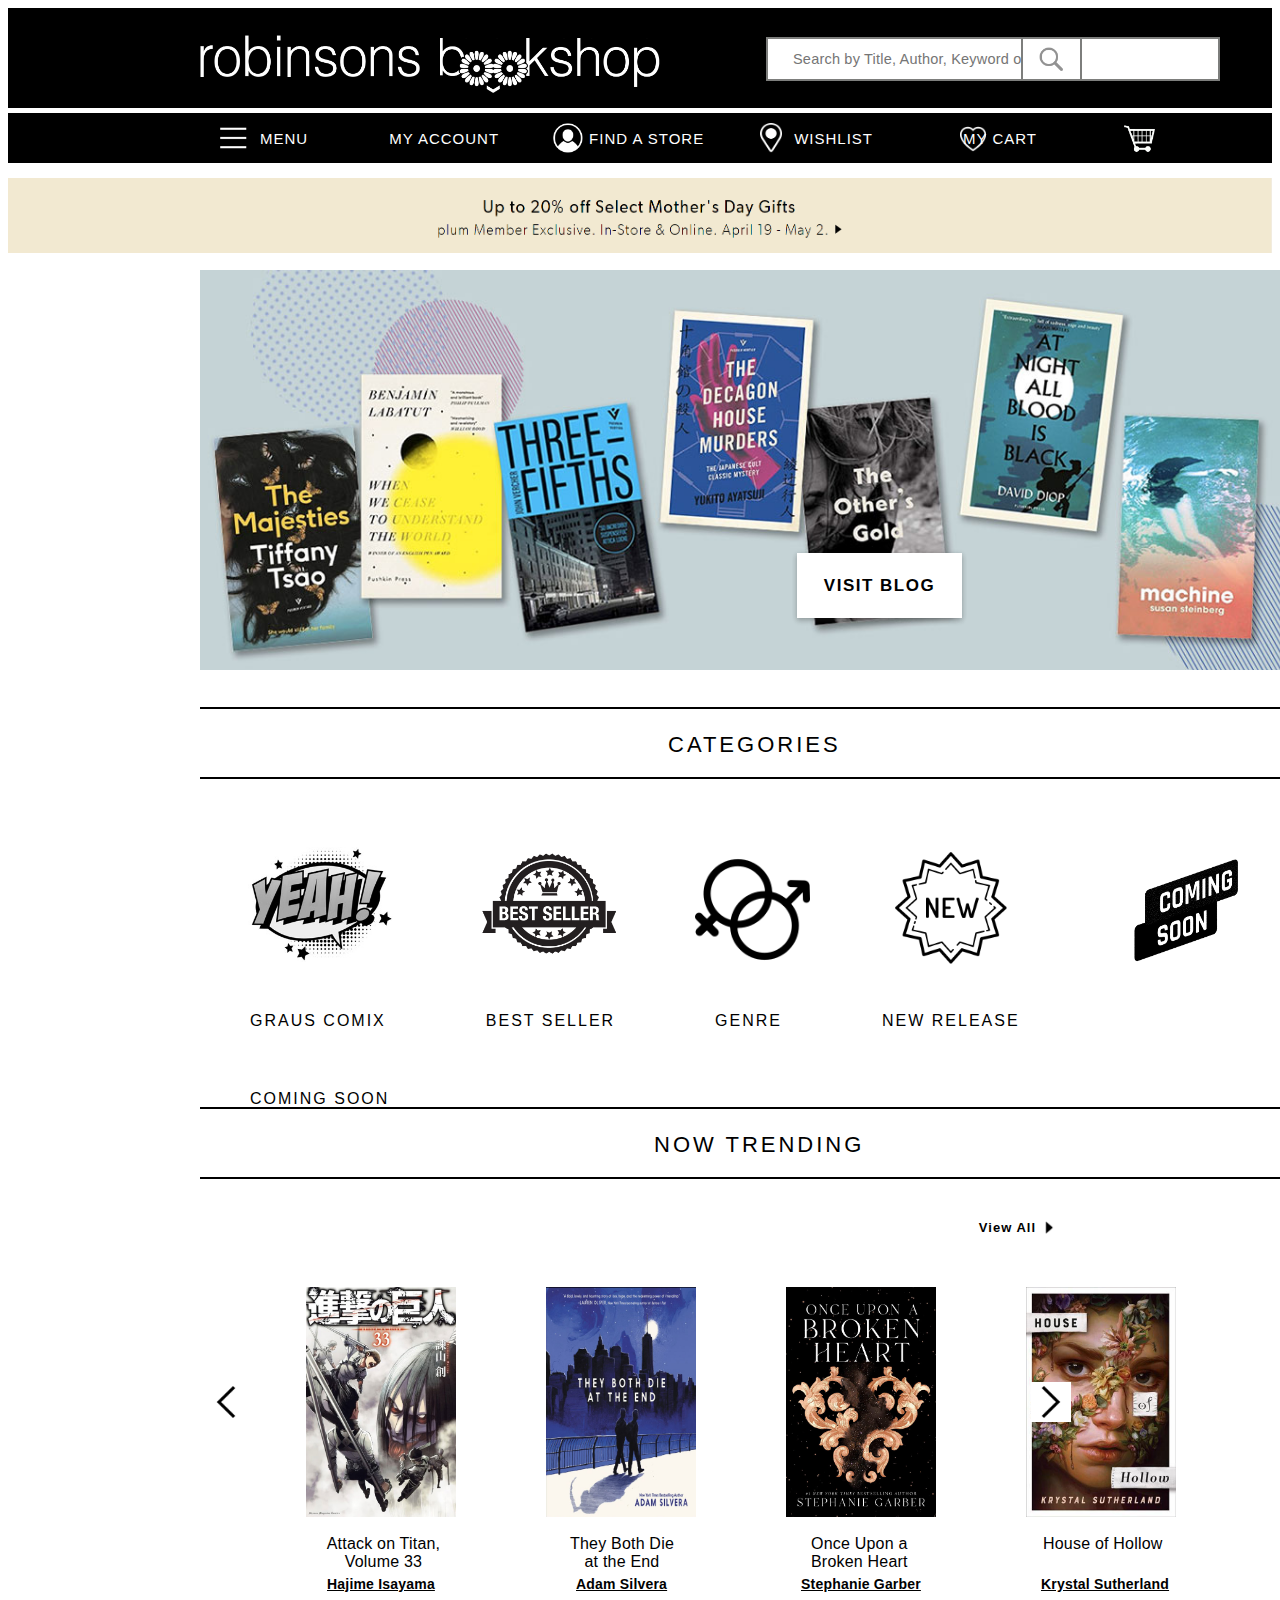
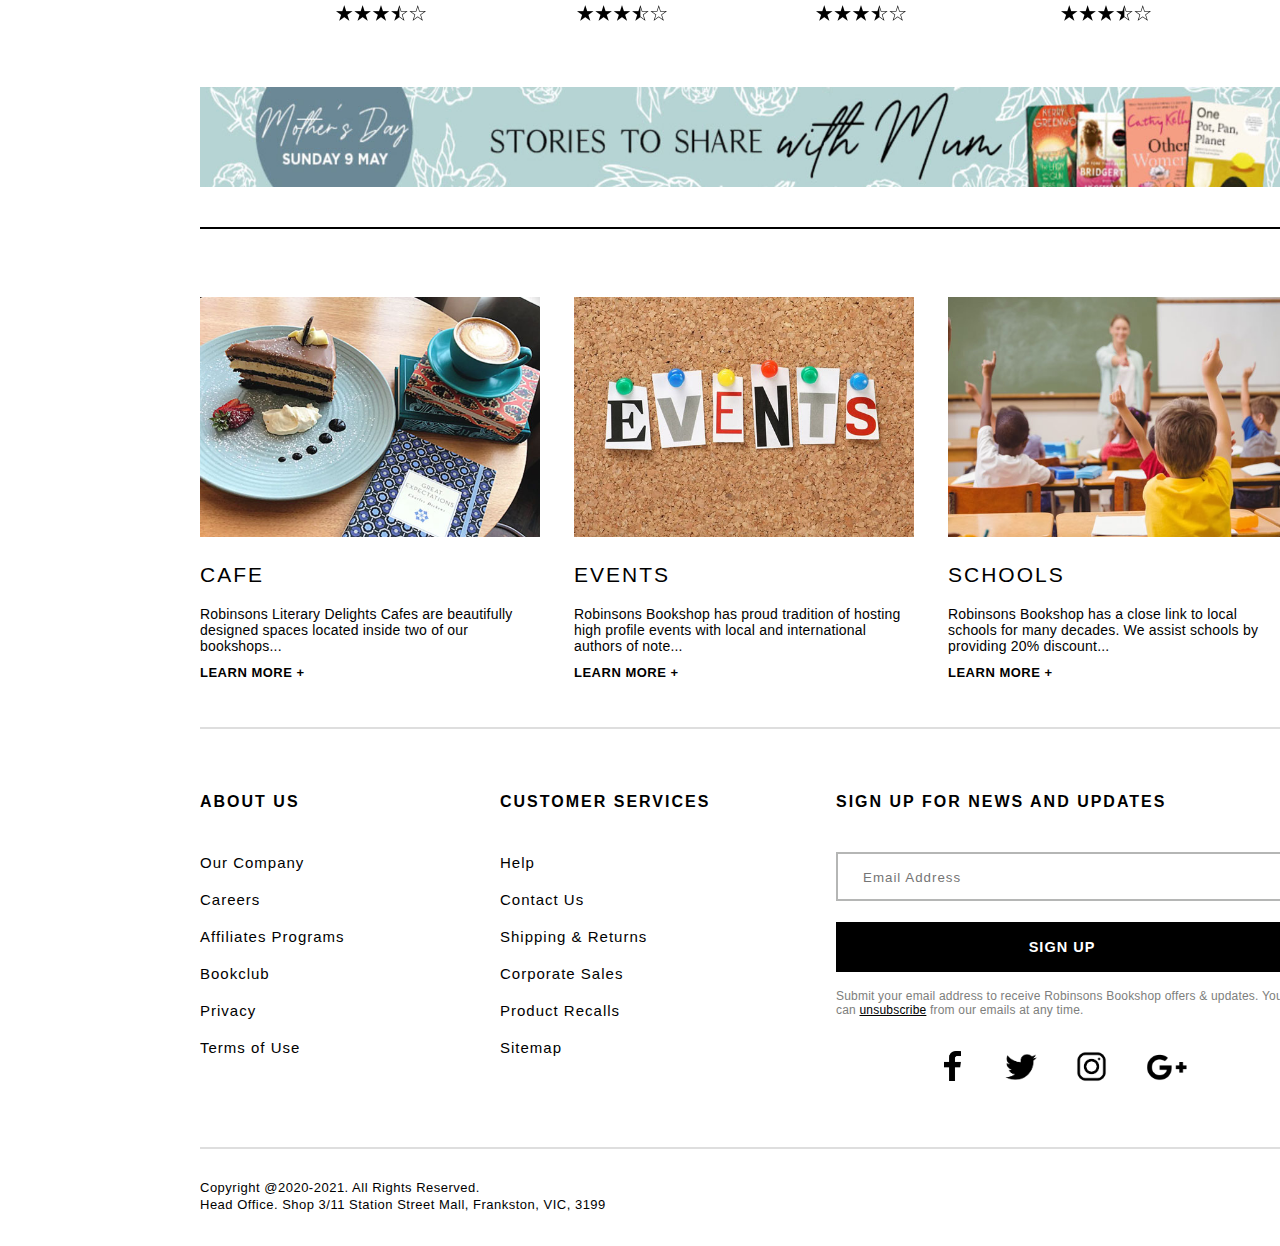
<file: index.html>
<!DOCTYPE html>
<html lang="en">
<head>
    <meta charset="UTF-8">
    <meta http-equiv="X-UA-Compatible" content="IE=edge">
    <meta name="viewport" content="width=device-width, initial-scale=1.0">
    <title>Homepage</title>
    <link rel="stylesheet" href="index_header&nav_style.css">
    <link rel="stylesheet" href="index_main_style.css">
    <link rel="stylesheet" href="index_section_style.css">
    <link rel="stylesheet" href="index_footer_style.css">
</head>



<body>
    
    <header>

        <img id="robinson_logo" src="image/Inkedggg_LI.jpg" alt="Logo for the website">
        <img id="bookshop_logo" src="image/bookshop.png" alt="Logo for the website">
 
        <div class="search_bar">
            <table class="search_element">
                <tr>
                    <td>
                        <input type="text" placeholder="Search by Title, Author, Keyword or ISBN"
                        class="search_txt">
                    </td>
                </tr>
            </table>
        </div>

        <div class="smallbox"> 
        </div>
        <img id="search_img" src="image/searchicon.jpg" alt="search icon">  
        
    </header>

    </div>
        <div class="white_line">      
    </div>

    <nav>
       
        <img id="menu_img" src="image/menu.jpg" alt="menu bar icon">
        <div class="menu">
            <a href="">MENU</a>
        </div>

        <img id="cart_img" src="image/cart.png" alt="cart icon">
        <img id="wish_img" src="image/heart.png" alt="wishlist icon">
        <img id="location_img" src="image/location.jpg" alt="location icon">
        <img id="acct_img" src="image/account.jpg" alt="account icon">

        <ul>
            <li><a href="">MY ACCOUNT</a></li>
            <li><a href="">FIND A STORE</a></li>
            <li><a href="">WISHLIST</a></li>
            <li><a href="">MY CART</a></li>
        </ul>

    </nav> 

    <main>

        <img id="ad1" src="image/ad 1.PNG" alt="advertisement">
        <img id="blog" src="image/blog.jpg" alt="blog image">

        <button class="vblog_button">VISIT BLOG</button>

        <div>
            <div class="line1">
        </div>
        <div>
            <div class="line2">
        </div>

        </div>
        <div class="category">
           <p>CATEGORIES</p>
        </div>

        <ul>
            <li><p>GRAUS COMIX</p></li>
            <li><p>BEST SELLER</p></li>
            <li><p>GENRE</p></li>
            <li><p>NEW RELEASE</p></li>
            <li><p>COMING SOON</p></li>
        </ul>
 
        <a href=""><img id="genre" src="image/genre.png" alt="genre icon"></a>
        <a href=""><img id="bestseller" src="image/bestseller.jpg" alt="best seller icon"></a>
        <a href=""><img id="newrelease" src="image/newrelease.png" alt="new release icon"></a>
        <a href=""><img id="comingsoon" src="image/comingsoon.png" alt="coming soon icon"></a>
        <a href=""><img id="grauscomix" src="image/grauscomix.jpg" alt="graus comix icon"></a>

        <div>
            <div class="line3">
        </div>
        <div>
            <div class="line4">
        </div>
        <div class="nowtrending">
            <p>NOW TRENDING</p>
        </div>
        <div class="viewall">
            <p>View All</p>
        </div>
        <img id="small_arrow" src="image/smallarrow.jpg" alt="arrow icon">


        <a href="Product Page.html"><img id="aot_img" src="image/aot33.jpg" alt="attack on titan volume 33 book cover"></a>

        <img id="tbde_img" src="image/theybothdieattheend.jpg" alt="they both die at the end book cover">
        <img id="oubh_img" src="image/brokenheart.jpg" alt="once upon a broken heart book cover">
        <img id="hoh_img" src="image/hollow.jpg" alt="house of hollow book cover">

        <a href=""><img id="left_arrow" src="image/leftarrow.jpg" alt="arrow"></a>
        <a href=""><img id="right_arrow" src="image/rightarrow.jpg" alt="arrow"></a>

        <a class="aot_producttitle" href="Product Page.html" title="Attack on Titan, Volume 33" tabindex="0">
            Attack on Titan, Volume 33
        </a>
        <div class="aot_author">
            <p>Hajime Isayama</p>
        </div>

        <div class="tbde_txt">
            <p>They Both Die at the End</p>
        </div>
        <div class="tbde_author">
            <p>Adam Silvera</p>
        </div>
        <div class="oubh_txt">
            <p>Once Upon a Broken Heart</p>
        </div>
        <div class="oubh_author">
            <p>Stephanie Garber</p>
        </div>
        <div class="hoh_txt">
            <p>House of Hollow</p>
        </div>
        <div class="hoh_author">
            <p>Krystal Sutherland</p>
        </div>

        <img id="r1"src="image/star.png" alt="rating">
        <img id="r2"src="image/star.png" alt="rating">
        <img id="r3"src="image/star.png" alt="rating">
        <img id="r4"src="image/star.png" alt="rating">

        <a href=""><img id="ad2" src="image/ad 2.jpg" alt="advertisement"></a>

        <div>
            <div class="line5">
        </div>

    </main>

    <section>
        
        <a href=""><img id="cafe" src="image/cafe.jpg" alt="cafe image"></a>
        <a href=""><img id="event" src="image/events.jpg" alt="event image"></a>
        <a href=""><img id="school" src="image/school.jpg" alt="school image"></a>

        <div class="cafe_title">
            <p>CAFE</p>
        </div>
        <div class="event_title">
            <p>EVENTS</p>
        </div>
        <div class="school_title">
            <p>SCHOOLS</p>
        </div>

        <div class="cafe_txt">
            <p>Robinsons Literary Delights Cafes are beautifully designed spaces located inside two of our bookshops...</p>
        </div>
        <div class="event_txt">
            <p>Robinsons Bookshop has proud tradition of hosting high profile events with local and international authors of note...</p>
        </div>
        <div class="school_txt">
            <p>Robinsons Bookshop has a close link to local schools for many decades. We assist schools by providing 20% discount...</p>
        </div>

        <div class="learnmore_1">
            <p>LEARN MORE +</p>
        </div>
        <div class="learnmore_2">
            <p>LEARN MORE +</p>
        </div>
        <div class="learnmore_3">
            <p>LEARN MORE +</p>
        </div>

        <div>
            <div class="line6">
        </div>

    </section>

    <footer>

        <div class="aboutus">
            <p>ABOUT US</p>
        </div>
        <div class="about_us">
            <p>Our Company</p>
            <p>Careers</p>
            <p>Affiliates Programs</p>
            <p>Bookclub</p>     
            <p>Privacy</p>    
            <p>Terms of Use</p>
        </div>

        <div class="customerservice">
            <p>CUSTOMER SERVICES</p>
        </div>
        <div class="customer_service">
            <p>Help</p>
            <p>Contact Us</p>
            <p>Shipping & Returns</p>
            <p>Corporate Sales</p>     
            <p>Product Recalls</p>    
            <p>Sitemap</p>
        </div>

        <div class="signup">
            <p>SIGN UP FOR NEWS AND UPDATES</p>
        </div>

        <div class="box_container">
            <table class="elements_container">
                <tr>
                    <td>
                        <input type="text" placeholder="Email Address"
                        class="email_address">
                    </td>
                </tr>
            </table>
        </div>

        <button class="sign_button">SIGN UP</button>

        <div class="policy">
            <p>Submit your email address to receive Robinsons Bookshop offers & updates. You can <a class="unsubscribe" href="">unsubscribe</a> from our emails at any time.</p>
        </div>

        <a href=""><img id="fb" src="image/facebookk.png" alt="facebook icon"></a>
        <a href=""><img id="twitter" src="image/twitter.jpg" alt="twitter icon"></a>
        <a href=""><img id="ig" src="image/instagram.png" alt="instagram icon"></a>
        <a href=""><img id="google" src="image/googleplus.png" alt="google plus icon"></a>
        
        <div>
            <div class="line7">
        </div>

        <div class="copyright">
            <p>Copyright @2020-2021. All Rights Reserved.</p>
        </div>

        <div class="location">
            <p>Head Office. Shop 3/11 Station Street Mall, Frankston, VIC, 3199</p>
        </div>

    </footer>

</body>
</html>
</file>
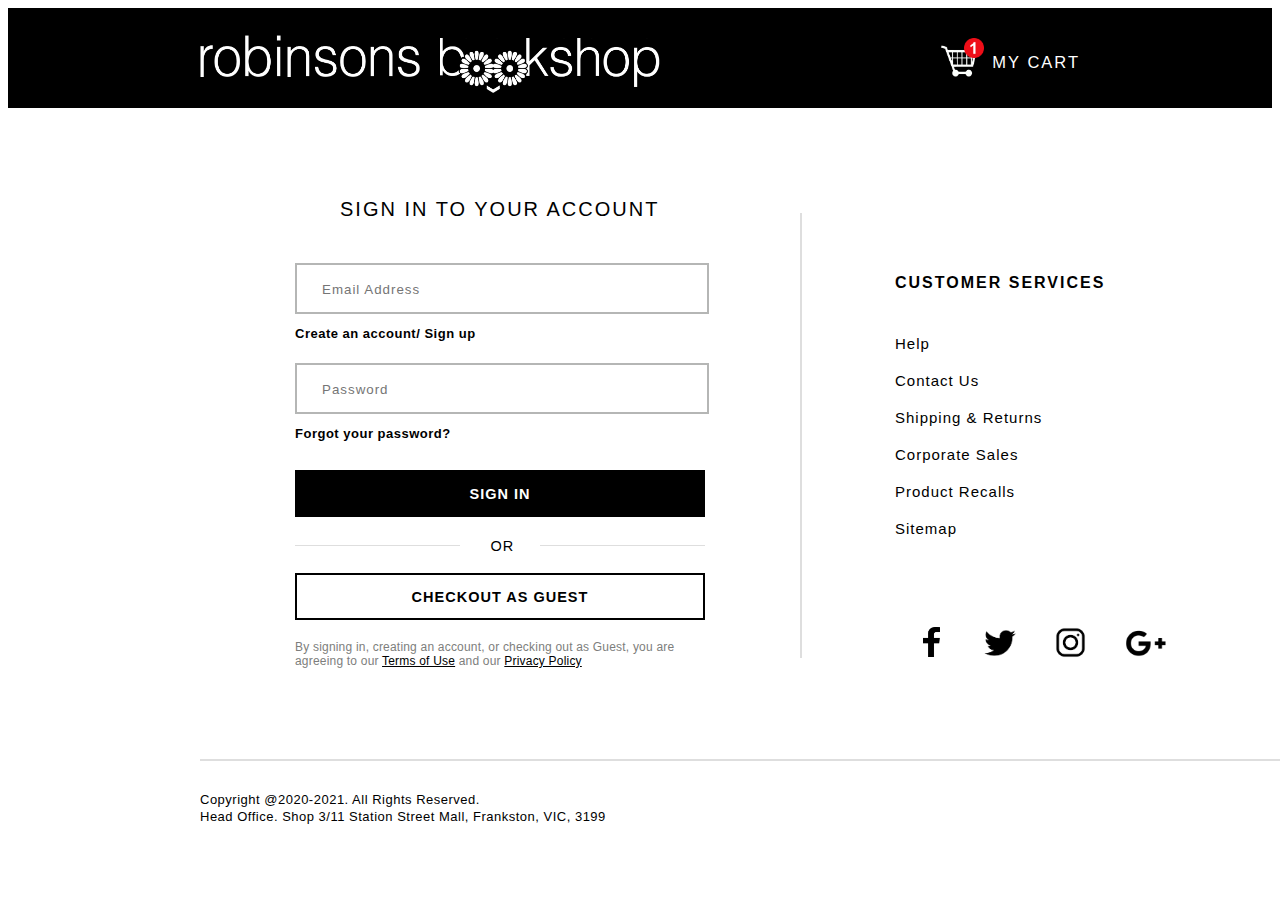
<file: Checkout Page.html>
<!DOCTYPE html>
<html lang="en">
<head>
    <meta charset="UTF-8">
    <meta http-equiv="X-UA-Compatible" content="IE=edge">
    <meta name="viewport" content="width=device-width, initial-scale=1.0">
    <title>Checkout Page</title>
    <link rel="stylesheet" href="checkoutpage_header_style.css">
    <link rel="stylesheet" href="checkoutpage_main_style.css">
    <link rel="stylesheet" href="checkoutpage_section_style.css">
    <link rel="stylesheet" href="checkoutpage_footer_style.css">
</head>

<body>

    <header>

        <a href="index.html"><img id="robinson_logo" src="image/Inkedggg_LI.jpg" alt="Logo for the website"></a>
        <a href="index.html"><img id="bookshop_logo" src="image/bookshop.png" alt="Logo for the website"></a>

        <a href="Shopping Cart.html"><img id="cart_img" src="image/cart.png" alt="cart icon"></a>
        <a href="Shopping Cart.html"><img id="one_img" src="image/one.png" alt="one icon"></a>
        <a class="my_cart" href="Shopping Cart.html" title="MY CART" tabindex="0">
            MY CART
        </a>

    </header>

    <main>

        <div class="line1">
        </div>

        <div class="sign_in">
            <p>SIGN IN TO YOUR ACCOUNT</p>
        </div>

        <div class="box_container1">
            <table class="elements_container1">
                <tr>
                    <td>
                        <input type="text" placeholder="Email Address"
                        class="email_address">
                    </td>
                </tr>
            </table>
        </div>

        <div class="account_txt">
            <p>Create an account/ Sign up</p>
        </div>

        <div class="box_container2">
            <table class="elements_container2">
                <tr>
                    <td>
                        <input type="text" placeholder="Password"
                        class="password">
                    </td>
                </tr>
            </table>
        </div>

        <div class="password_txt">
            <p>Forgot your password?</p>
        </div>

        <button class="sign_button">SIGN IN</button>

        <div class="or">
            <p>OR</p>
        </div>
        <div class="line2"></div>
        <div class="line3"></div>

        <a href="CheckoutProcess_Shipping Address.html"><button class="checkout_button">CHECKOUT AS GUEST</button></a>

        <div class="policy">
            <p>By signing in, creating an account, or checking out as Guest, you are agreeing to our <a class="terms_of_use" href="">Terms of Use</a> and our <a class="privacy_policy" href="">Privacy Policy</a></p>
        </div>

    </main>

    <section>

        <div class="customerservice">
            <p>CUSTOMER SERVICES</p>
        </div>
        <div class="customer_service">
            <p>Help</p>
            <p>Contact Us</p>
            <p>Shipping & Returns</p>
            <p>Corporate Sales</p>     
            <p>Product Recalls</p>    
            <p>Sitemap</p>
        </div>

        <a href=""><img id="fb" src="image/facebookk.png" alt="facebook icon"></a>
        <a href=""><img id="twitter" src="image/twitter.jpg" alt="twitter icon"></a>
        <a href=""><img id="ig" src="image/instagram.png" alt="instagram icon"></a>
        <a href=""><img id="google" src="image/googleplus.png" alt="google plus icon"></a>
 
    </section>

    <footer>

        <div>
            <div class="line4">
        </div>

        <div class="copyright">
            <p>Copyright @2020-2021. All Rights Reserved.</p>
        </div>

        <div class="location">
            <p>Head Office. Shop 3/11 Station Street Mall, Frankston, VIC, 3199</p>
        </div>

    </footer>
    
</body>
</html>
</file>
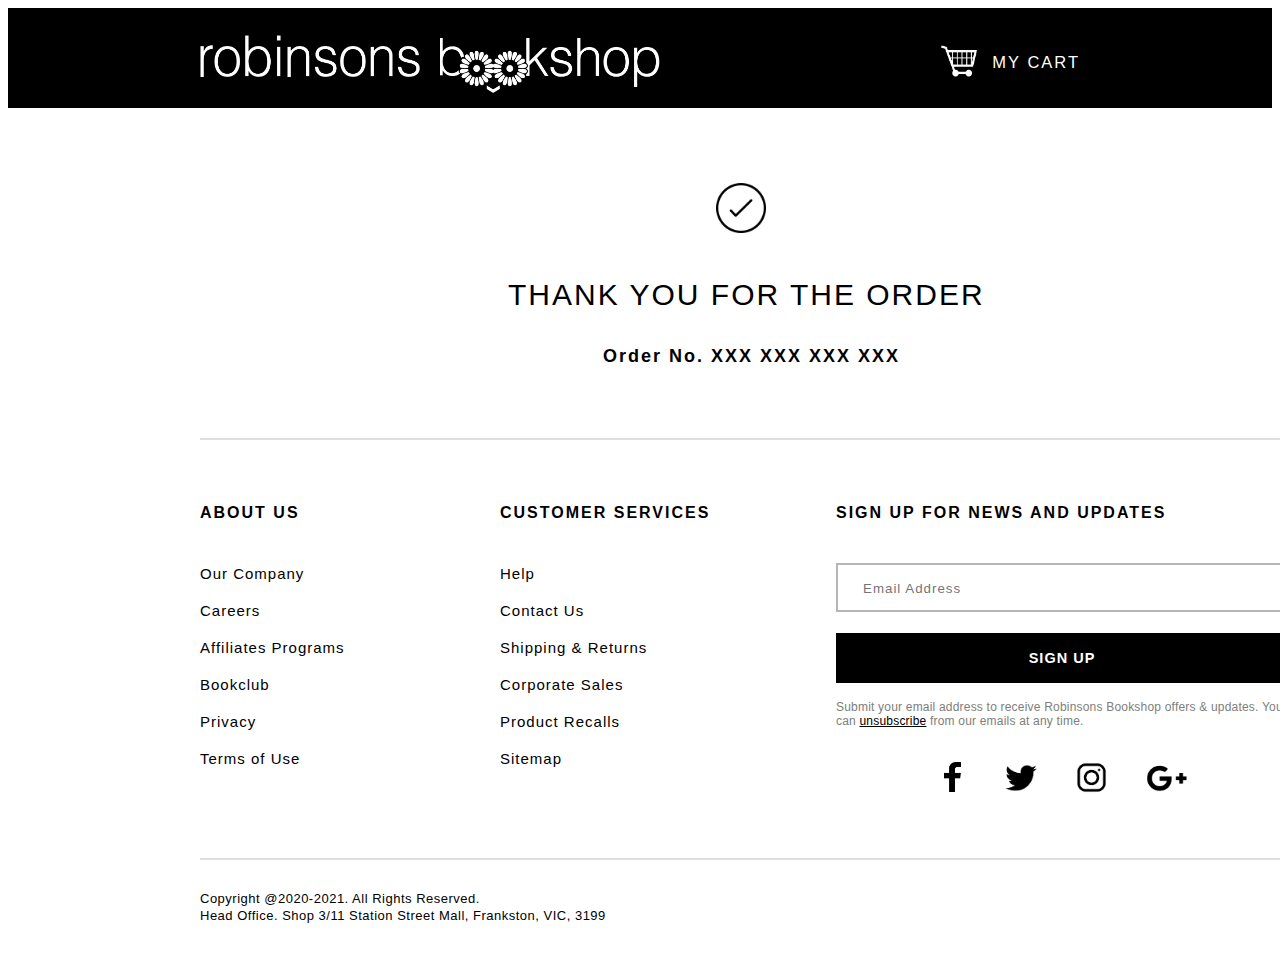
<file: CheckoutProcess_Confirmation Page.html>
<!DOCTYPE html>
<html lang="en">
<head>
    <meta charset="UTF-8">
    <meta http-equiv="X-UA-Compatible" content="IE=edge">
    <meta name="viewport" content="width=device-width, initial-scale=1.0">
    <title>Checkout Process - Confirmation Page</title>
    <link rel="stylesheet" href="checkoutprocess_confirmation_header&main_style.css">
    <link rel="stylesheet" href="checkoutprocess_confirmation_footer_style.css">
    

</head>
<body>

    <header>

        <a href="index.html"><img id="robinson_logo" src="image/Inkedggg_LI.jpg" alt="Logo for the website"></a>
        <a href="index.html"><img id="bookshop_logo" src="image/bookshop.png" alt="Logo for the website"></a>

        <a href=""><img id="cart_img" src="image/cart.png" alt="cart icon"></a>
        <a class="my_cart" href="" title="MY CART" tabindex="0">
            MY CART
        </a>

    </header>

    <main>

        <div class="confirm_txt">
            <p>THANK YOU FOR THE ORDER</p>
        </div>

        <img id="tick" src="image/tick.png" alt="tick/ confirmation icon">

        <div class="order">
            <p>Order No. XXX XXX XXX XXX</p>
        </div>

    </main>

    <footer>

        <div>
            <div class="line1">
        </div>

        <div class="aboutus">
            <p>ABOUT US</p>
        </div>
        <div class="about_us">
            <p>Our Company</p>
            <p>Careers</p>
            <p>Affiliates Programs</p>
            <p>Bookclub</p>     
            <p>Privacy</p>    
            <p>Terms of Use</p>
        </div>

        <div class="customerservice">
            <p>CUSTOMER SERVICES</p>
        </div>
        <div class="customer_service">
            <p>Help</p>
            <p>Contact Us</p>
            <p>Shipping & Returns</p>
            <p>Corporate Sales</p>     
            <p>Product Recalls</p>    
            <p>Sitemap</p>
        </div>

        <div class="signup">
            <p>SIGN UP FOR NEWS AND UPDATES</p>
        </div>

        <div class="box_container">
            <table class="elements_container">
                <tr>
                    <td>
                        <input type="text" placeholder="Email Address"
                        class="email_address">
                    </td>
                </tr>
            </table>
        </div>

        <button class="sign_button">SIGN UP</button>

        <div class="policy">
            <p>Submit your email address to receive Robinsons Bookshop offers & updates. You can <a class="unsubscribe" href="">unsubscribe</a> from our emails at any time.</p>
        </div>

        <a href=""><img id="fb" src="image/facebookk.png" alt="facebook icon"></a>
        <a href=""><img id="twitter" src="image/twitter.jpg" alt="twitter icon"></a>
        <a href=""><img id="ig" src="image/instagram.png" alt="instagram icon"></a>
        <a href=""><img id="google" src="image/googleplus.png" alt="google plus icon"></a>
        
        <div>
            <div class="line2">
        </div>

        <div class="copyright">
            <p>Copyright @2020-2021. All Rights Reserved.</p>
        </div>

        <div class="location">
            <p>Head Office. Shop 3/11 Station Street Mall, Frankston, VIC, 3199</p>
        </div>

    </footer>
    
</body>
</html>
</file>
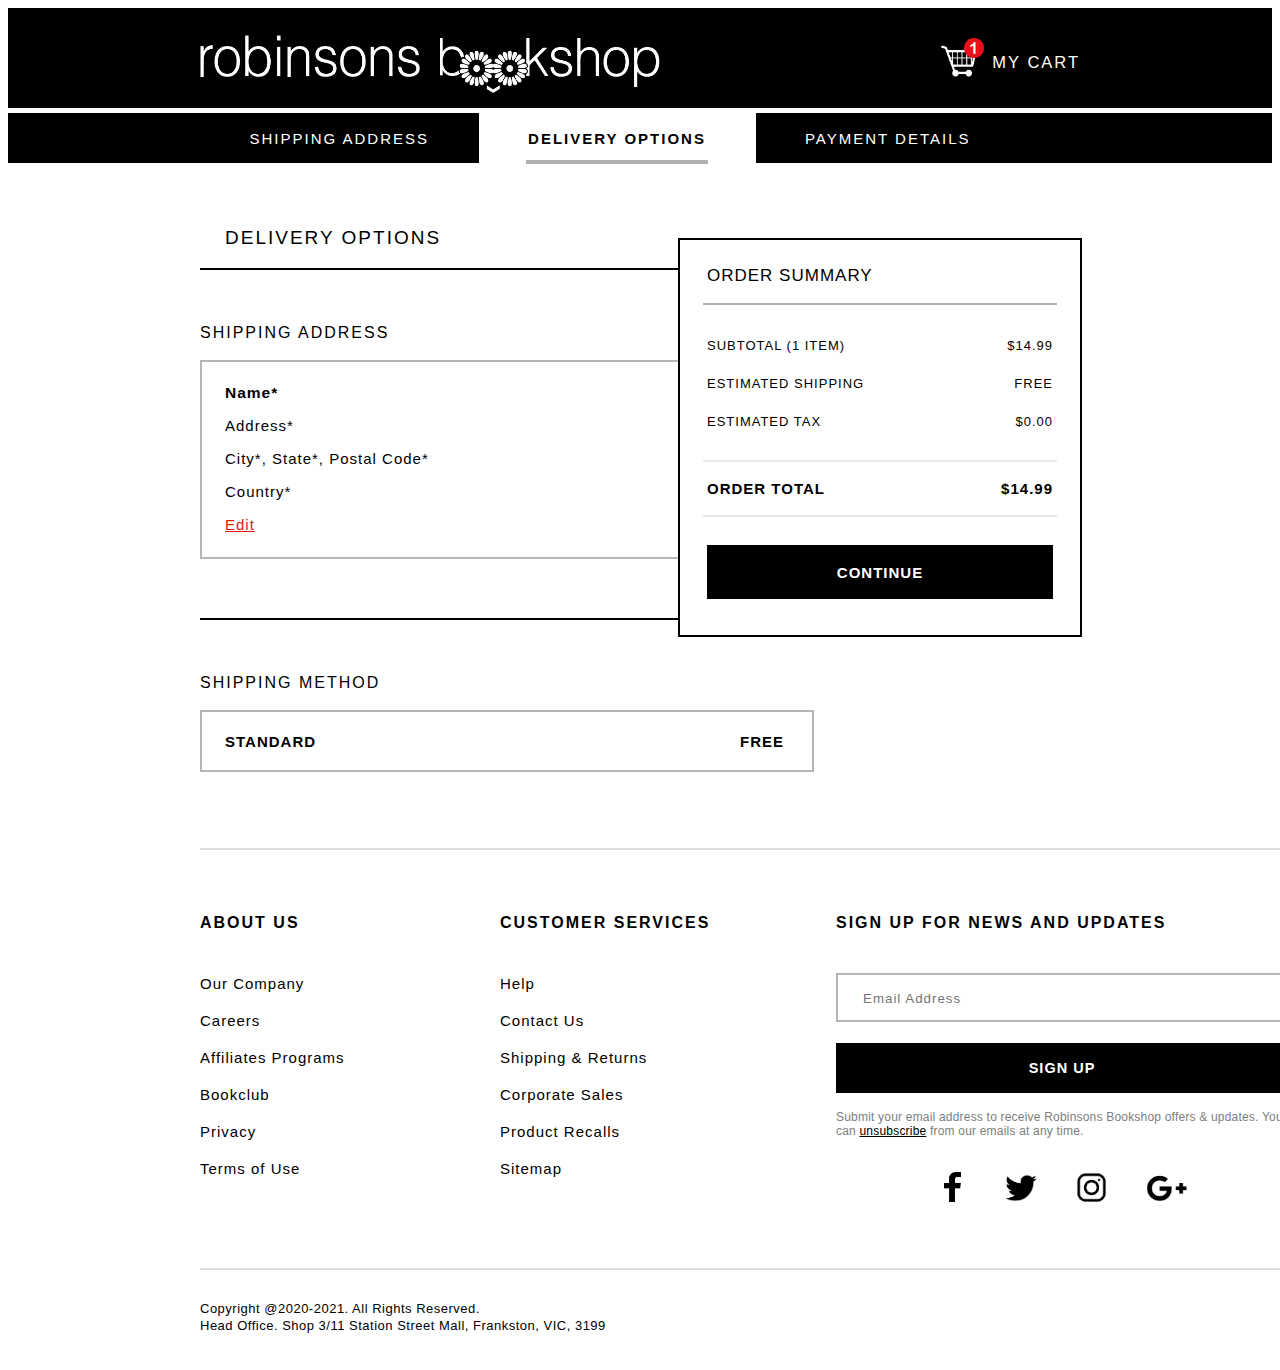
<file: CheckoutProcess_Delivery Options.html>
<!DOCTYPE html>
<html lang="en">
<head>
    <meta charset="UTF-8">
    <meta http-equiv="X-UA-Compatible" content="IE=edge">
    <meta name="viewport" content="width=device-width, initial-scale=1.0">
    <title>Checkout Process - Delivery Options</title>
    <link rel="stylesheet" href="checkoutprocess_deliveryoptions_header&nav_style.css">
    <link rel="stylesheet" href="checkoutprocess_deliveryoptions_main_style.css">
    <link rel="stylesheet" href="checkoutprocess_deliveryoptions_footer_style.css">
</head>

<body>

    <header>

        <a href="index.html"><img id="robinson_logo" src="image/Inkedggg_LI.jpg" alt="Logo for the website"></a>
        <a href="index.html"><img id="bookshop_logo" src="image/bookshop.png" alt="Logo for the website"></a>

        <a href="Shopping Cart.html"><img id="cart_img" src="image/cart.png" alt="cart icon"></a>
        <a href="Shopping Cart.html"><img id="one_img" src="image/one.png" alt="one icon"></a>
        <a class="my_cart" href="Shopping Cart.html" title="MY CART" tabindex="0">
            MY CART
        </a>

    </header>

    </div>
        <div class="white_line">      
    </div>

    <nav>
        
        <div class="white_line">      
        
        <div class="rectangle">
        </div>

        <ul>
            <li><a href="CheckoutProcess_Shipping Address.html">SHIPPING ADDRESS</a></li>
            <li><a class="shipping" href="">DELIVERY OPTIONS</a></li>
            <li><a href="">PAYMENT DETAILS</a></li>
            <li><a href="">REVIEW & SUBMIT</a></li>
        </ul>
        
        <div class="line1">
        </div>

    </nav>

    <main>

        <div class="delivery_options">
            <p>DELIVERY OPTIONS</p>
        </div>

        <div class="line2">
        </div>

        <div class="shipping_address">
            <p>SHIPPING ADDRESS</p>
        </div>

        <div class="box1">
        </div>

        <div class="personal_info">
            <a class="name" href=""><p>Name*</p></a>
            <p>Address*</p>
            <p>City*, State*, Postal Code*</p>
            <p>Country*</p>
            <a class="edit" href=""><p>Edit</p></a>
        </div>

        <div class="line3">
        </div>

        <div class="shipping_method">
            <p>SHIPPING METHOD</p>
        </div>

        <div class="box2">
        </div>

        <div class="standard">
            <p>STANDARD</p>
        </div>
        <div class="free">
            <p>FREE</p>
        </div>

        <div class="order_box">
            <div class="order_summary">
                <p>ORDER SUMMARY</p>
            </div>
            <div class="line5"></div>
            <div class="order_info">
                <p>SUBTOTAL (1 ITEM)</p>
                <p>ESTIMATED SHIPPING</p>
                <p>ESTIMATED TAX</p>
            </div>
            <div class="order_price">
                <p>$14.99</p>
                <p>FREE</p>
                <p>$0.00</p>
            </div>
            <div class="line6"></div>
            <div class="final_price1">
                <p>ORDER TOTAL</p>
            </div>
            <div class="final_price2">
                <p>$14.99</p>
            </div>
            <div class="line7"></div>
            <a href="CheckoutProcess_Payment Details.html"><button class="continue_button">CONTINUE</button></a>
        </div>

    </main>

    <footer>

        <div>
            <div class="line4">
        </div>

        <div class="aboutus">
            <p>ABOUT US</p>
        </div>
        <div class="about_us">
            <p>Our Company</p>
            <p>Careers</p>
            <p>Affiliates Programs</p>
            <p>Bookclub</p>     
            <p>Privacy</p>    
            <p>Terms of Use</p>
        </div>

        <div class="customerservice">
            <p>CUSTOMER SERVICES</p>
        </div>
        <div class="customer_service">
            <p>Help</p>
            <p>Contact Us</p>
            <p>Shipping & Returns</p>
            <p>Corporate Sales</p>     
            <p>Product Recalls</p>    
            <p>Sitemap</p>
        </div>

        <div class="signup">
            <p>SIGN UP FOR NEWS AND UPDATES</p>
        </div>

        <div class="box_container">
            <table class="elements_container">
                <tr>
                    <td>
                        <input type="text" placeholder="Email Address"
                        class="email_address">
                    </td>
                </tr>
            </table>
        </div>

        <button class="sign_button">SIGN UP</button>

        <div class="policy">
            <p>Submit your email address to receive Robinsons Bookshop offers & updates. You can <a class="unsubscribe" href="">unsubscribe</a> from our emails at any time.</p>
        </div>

        <a href=""><img id="fb" src="image/facebookk.png" alt="facebook icon"></a>
        <a href=""><img id="twitter" src="image/twitter.jpg" alt="twitter icon"></a>
        <a href=""><img id="ig" src="image/instagram.png" alt="instagram icon"></a>
        <a href=""><img id="google" src="image/googleplus.png" alt="google plus icon"></a>
        
        <div>
            <div class="line8">
        </div>

        <div class="copyright">
            <p>Copyright @2020-2021. All Rights Reserved.</p>
        </div>

        <div class="location">
            <p>Head Office. Shop 3/11 Station Street Mall, Frankston, VIC, 3199</p>
        </div>

    </footer>
    
</body>
</html>
</file>
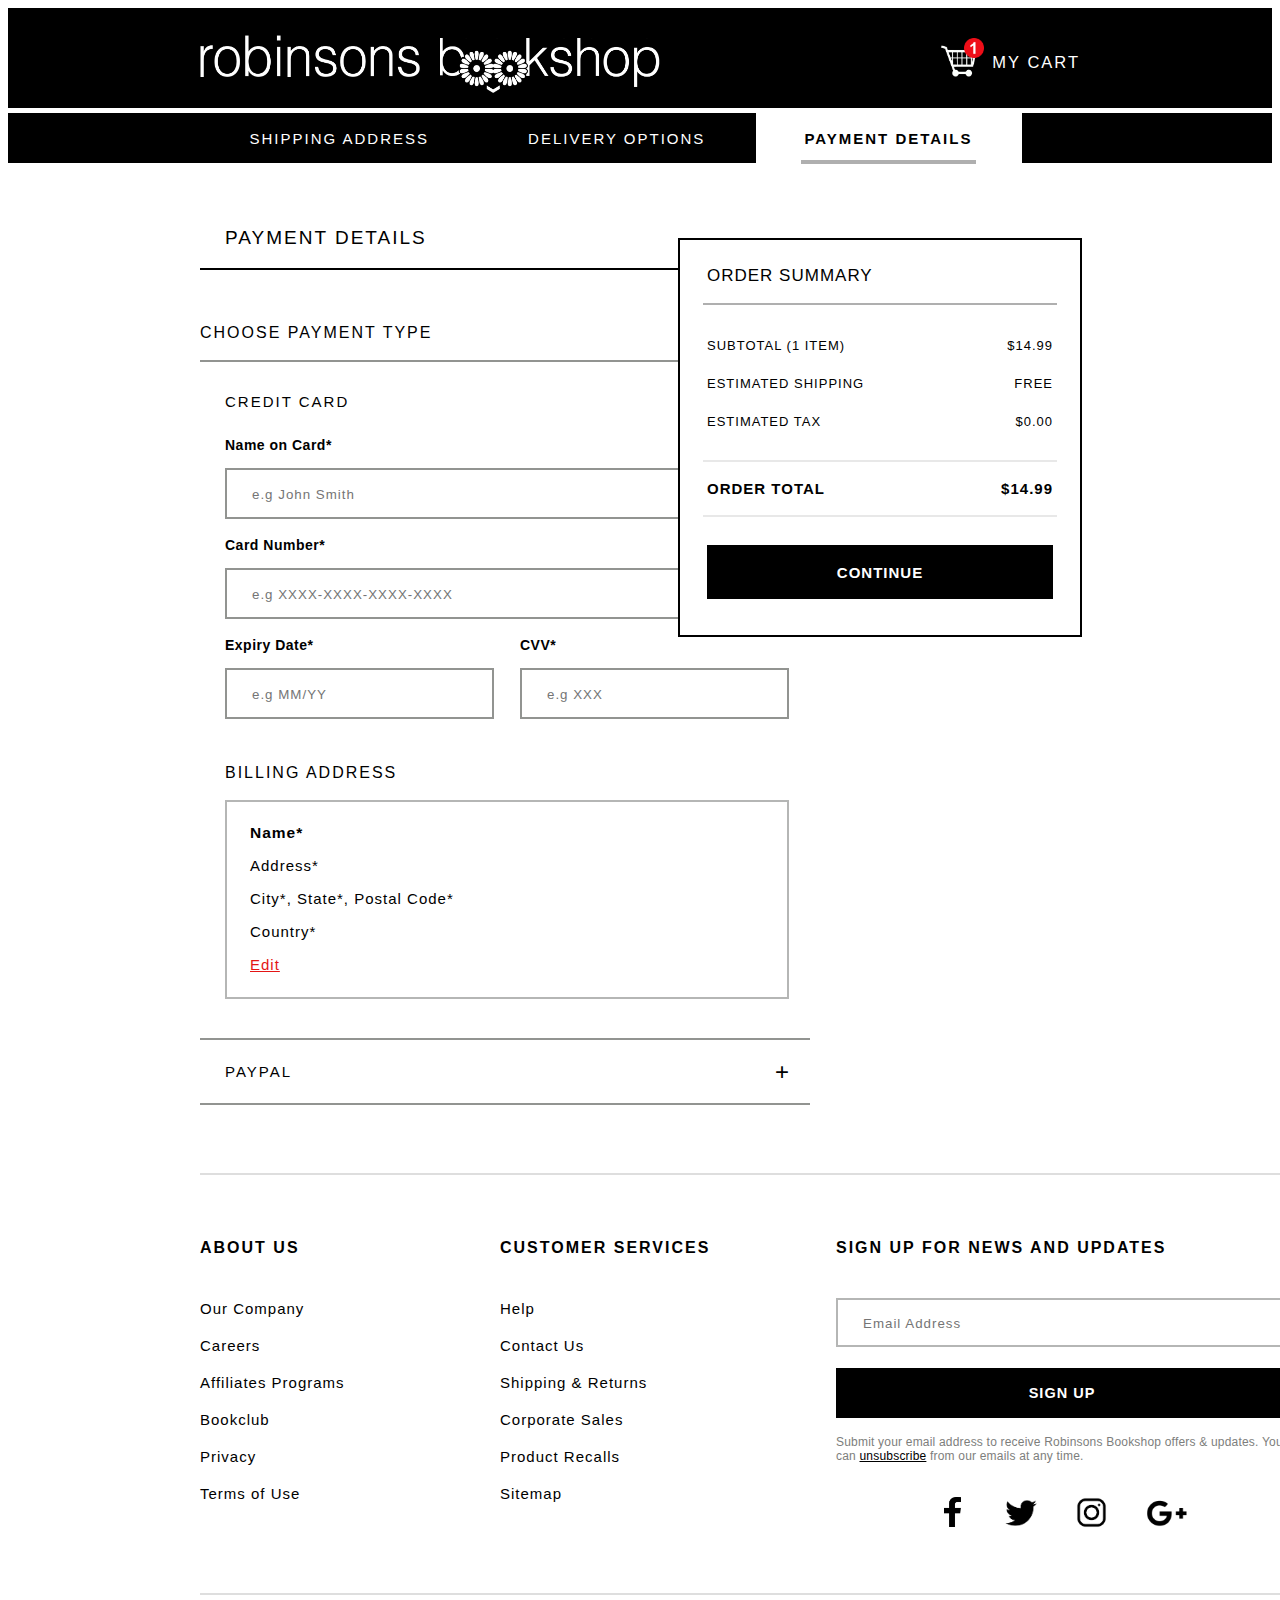
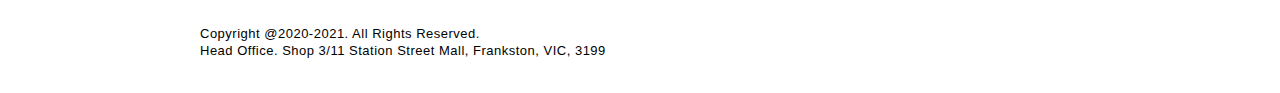
<file: CheckoutProcess_Payment Details.html>
<!DOCTYPE html>
<html lang="en">
<head>
    <meta charset="UTF-8">
    <meta http-equiv="X-UA-Compatible" content="IE=edge">
    <meta name="viewport" content="width=device-width, initial-scale=1.0">
    <title>Checkout Process - Payment Details</title>
    <link rel="stylesheet" href="checkoutprocess_paymentdetails_header&nav_style.css">
    <link rel="stylesheet" href="checkoutprocess_paymentdetails_main_style.css">
    <link rel="stylesheet" href="checkoutprocess_paymentdetails_footer_style.css">
</head>

<body>
    
    <header>

        <a href="index.html"><img id="robinson_logo" src="image/Inkedggg_LI.jpg" alt="Logo for the website"></a>
        <a href="index.html"><img id="bookshop_logo" src="image/bookshop.png" alt="Logo for the website"></a>

        <a href="Shopping Cart.html"><img id="cart_img" src="image/cart.png" alt="cart icon"></a>
        <a href="Shopping Cart.html"><img id="one_img" src="image/one.png" alt="one icon"></a>
        <a class="my_cart" href="Shopping Cart.html" title="MY CART" tabindex="0">
            MY CART
        </a>

    </header>

    </div>
        <div class="white_line">      
    </div>

    <nav>
        
        <div class="white_line">      
        
        <div class="rectangle">
        </div>

        <ul>
            <li><a href="CheckoutProcess_Shipping Address.html">SHIPPING ADDRESS</a></li>
            <li><a href="CheckoutProcess_Delivery Options.html">DELIVERY OPTIONS</a></li>
            <li><a class="shipping" href="">PAYMENT DETAILS</a></li>
            <li><a href="">REVIEW & SUBMIT</a></li>
        </ul>
        
        <div class="line1">
        </div>   

    </nav>

    <main>

        <div class="payment_detail">
            <p>PAYMENT DETAILS</p>
        </div>

        <div class="line2">
        </div>

        <div class="payment_type">
            <p>CHOOSE PAYMENT TYPE</p>
        </div>

        <div class="line3">
        </div>

        <div class="credit_card">
            <p>CREDIT CARD</p>
        </div>
        <div class="credit_minus">
            <p>-</p>
        </div>

        <div class="name_on_card">
            <p>Name on Card*</p>
        </div>

        <div class="box_name">
            <table class="elements_name">
                <tr>
                    <td>
                        <input type="text" placeholder="e.g John Smith"
                        class="card_name">
                    </td>
                </tr>
            </table>
        </div>

        <div class="card_number">
            <p>Card Number*</p>
        </div>

        <div class="box_number">
            <table class="elements_number">
                <tr>
                    <td>
                        <input type="text" placeholder="e.g XXXX-XXXX-XXXX-XXXX"
                        class="card_number_x">
                    </td>
                </tr>
            </table>
        </div>

        <div class="expiry_date">
            <p>Expiry Date*</p>
        </div>
        <div class="cvv">
            <p>CVV*</p>
        </div>

        <div class="box_mmyy">
            <table class="elements_mmyy">
                <tr>
                    <td>
                        <input type="text" placeholder="e.g MM/YY"
                        class="mmyy">
                    </td>
                </tr>
            </table>
        </div>
        <div class="box_cvv">
            <table class="elements_cvv">
                <tr>
                    <td>
                        <input type="text" placeholder="e.g XXX"
                        class="cvv_x">
                    </td>
                </tr>
            </table>
        </div>

        <div class="billing_address">
            <p>BILLING ADDRESS</p>
        </div>

        <div class="box1">
        </div>

        <div class="personal_info">
            <a class="name" href=""><p>Name*</p></a>
            <p>Address*</p>
            <p>City*, State*, Postal Code*</p>
            <p>Country*</p>
            <a class="edit" href=""><p>Edit</p></a>
        </div>

        <div class="line4">
        </div>
        <div class="paypal">
            <p>PAYPAL</p>
        </div>
        <div class="paypal_plus">
            <p>+</p>
        </div>
        <div class="line8">
        </div>

        <div class="order_box">
            <div class="order_summary">
                <p>ORDER SUMMARY</p>
            </div>
            <div class="line5"></div>
            <div class="order_info">
                <p>SUBTOTAL (1 ITEM)</p>
                <p>ESTIMATED SHIPPING</p>
                <p>ESTIMATED TAX</p>
            </div>
            <div class="order_price">
                <p>$14.99</p>
                <p>FREE</p>
                <p>$0.00</p>
            </div>
            <div class="line6"></div>
            <div class="final_price1">
                <p>ORDER TOTAL</p>
            </div>
            <div class="final_price2">
                <p>$14.99</p>
            </div>
            <div class="line7"></div>
            <a href="CheckoutProcess_Review & Submit.html"><button class="continue_button">CONTINUE</button></a>
        </div>

    </main>

    <footer>

        <div>
            <div class="line9">
        </div>

        <div class="aboutus">
            <p>ABOUT US</p>
        </div>
        <div class="about_us">
            <p>Our Company</p>
            <p>Careers</p>
            <p>Affiliates Programs</p>
            <p>Bookclub</p>     
            <p>Privacy</p>    
            <p>Terms of Use</p>
        </div>

        <div class="customerservice">
            <p>CUSTOMER SERVICES</p>
        </div>
        <div class="customer_service">
            <p>Help</p>
            <p>Contact Us</p>
            <p>Shipping & Returns</p>
            <p>Corporate Sales</p>     
            <p>Product Recalls</p>    
            <p>Sitemap</p>
        </div>

        <div class="signup">
            <p>SIGN UP FOR NEWS AND UPDATES</p>
        </div>

        <div class="box_container">
            <table class="elements_container">
                <tr>
                    <td>
                        <input type="text" placeholder="Email Address"
                        class="email_address">
                    </td>
                </tr>
            </table>
        </div>

        <button class="sign_button">SIGN UP</button>

        <div class="policy">
            <p>Submit your email address to receive Robinsons Bookshop offers & updates. You can <a class="unsubscribe" href="">unsubscribe</a> from our emails at any time.</p>
        </div>

        <a href=""><img id="fb" src="image/facebookk.png" alt="facebook icon"></a>
        <a href=""><img id="twitter" src="image/twitter.jpg" alt="twitter icon"></a>
        <a href=""><img id="ig" src="image/instagram.png" alt="instagram icon"></a>
        <a href=""><img id="google" src="image/googleplus.png" alt="google plus icon"></a>
        
        <div>
            <div class="line10">
        </div>

        <div class="copyright">
            <p>Copyright @2020-2021. All Rights Reserved.</p>
        </div>

        <div class="location">
            <p>Head Office. Shop 3/11 Station Street Mall, Frankston, VIC, 3199</p>
        </div>

    </footer>

</body>
</html>
</file>
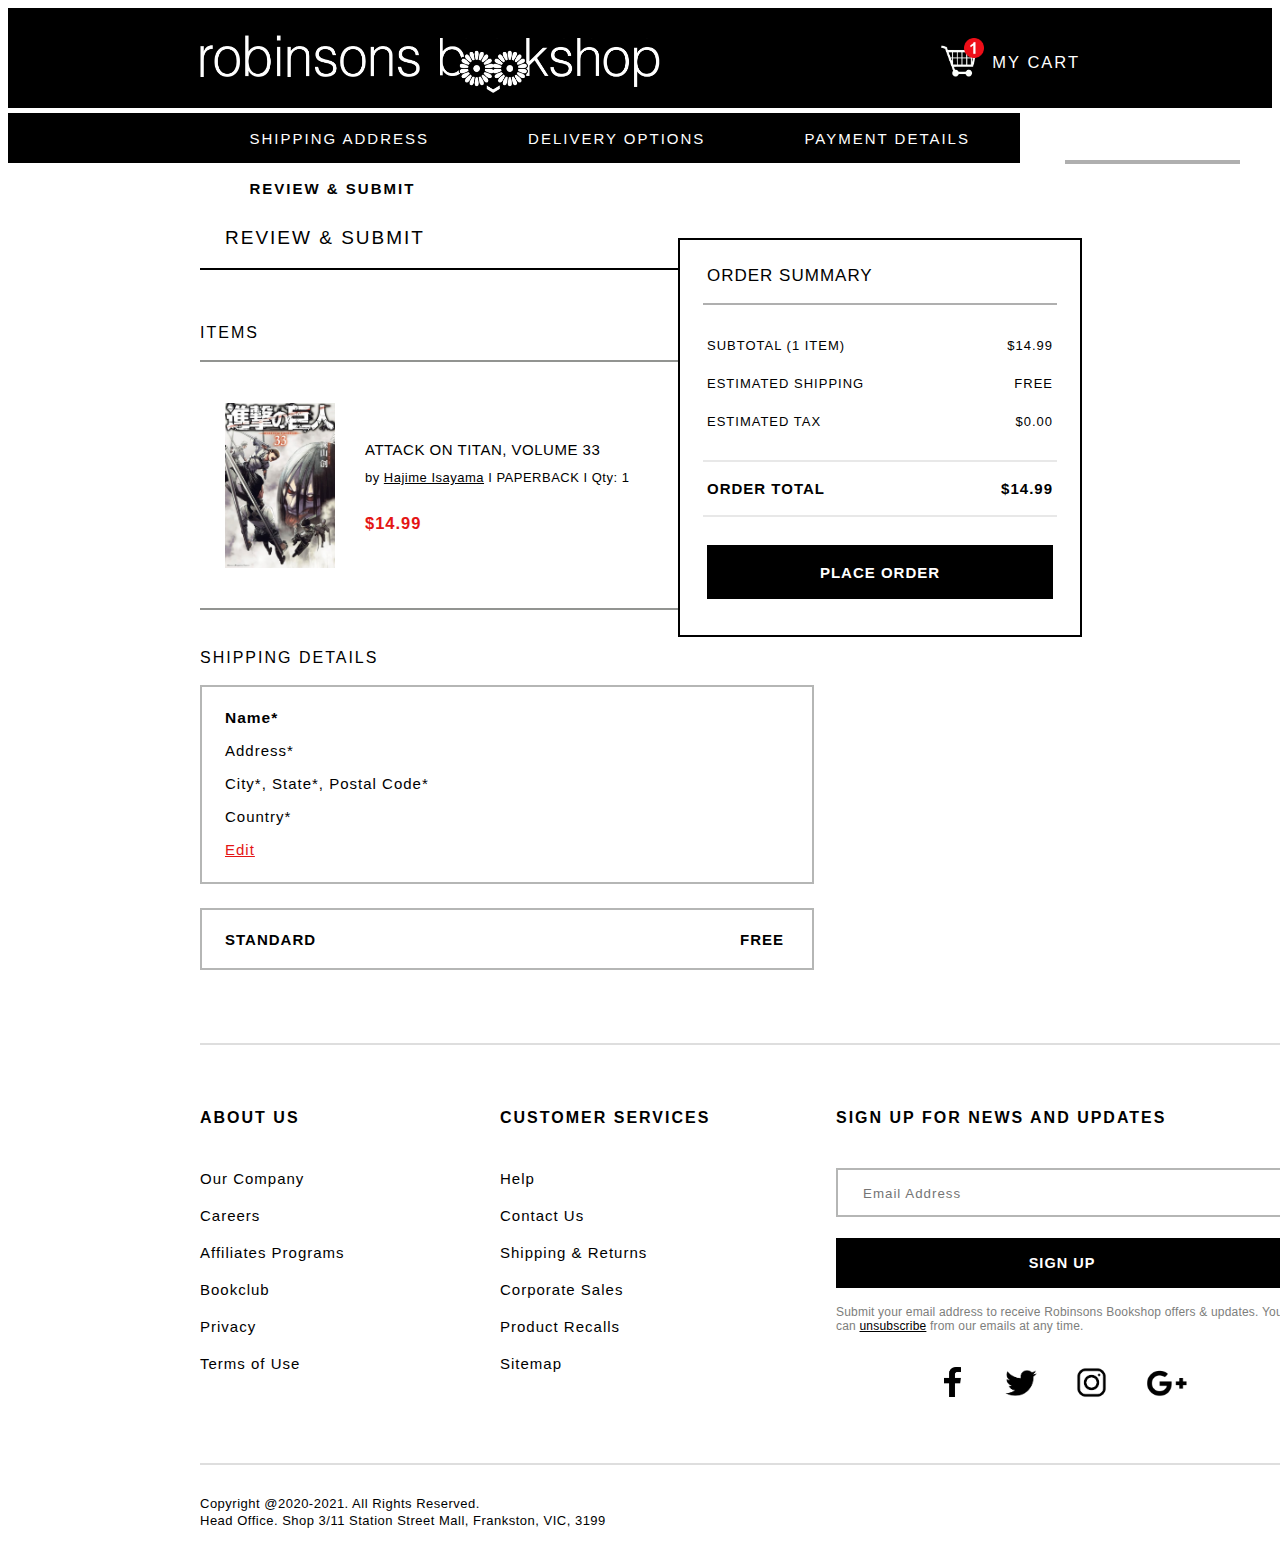
<file: CheckoutProcess_Review & Submit.html>
<!DOCTYPE html>
<html lang="en">
<head>
    <meta charset="UTF-8">
    <meta http-equiv="X-UA-Compatible" content="IE=edge">
    <meta name="viewport" content="width=device-width, initial-scale=1.0">
    <title>Checkout Process - Review & Submit</title>
    <link rel="stylesheet" href="checkoutprocess_review&submit_header&nav_style.css">
    <link rel="stylesheet" href="checkoutprocess_review&submit_main_style.css">
    <link rel="stylesheet" href="checkoutprocess_review&submit_footer_style.css">

<body>
    
    <header>

        <a href="index.html"><img id="robinson_logo" src="image/Inkedggg_LI.jpg" alt="Logo for the website"></a>
        <a href="index.html"><img id="bookshop_logo" src="image/bookshop.png" alt="Logo for the website"></a>

        <a href="Shopping Cart.html"><img id="cart_img" src="image/cart.png" alt="cart icon"></a>
        <a href="Shopping Cart.html"><img id="one_img" src="image/one.png" alt="one icon"></a>
        <a class="my_cart" href="Shopping Cart.html" title="MY CART" tabindex="0">
            MY CART
        </a>

    </header>

    </div>
        <div class="white_line">      
    </div>

    <nav>
        
        <div class="white_line">      
        
        <div class="rectangle">
        </div>

        <ul>
            <li><a href="CheckoutProcess_Shipping Address.html">SHIPPING ADDRESS</a></li>
            <li><a href="CheckoutProcess_Delivery Options.html">DELIVERY OPTIONS</a></li>
            <li><a href="CheckoutProcess_Payment Details.html">PAYMENT DETAILS</a></li>
            <li><a class="shipping" href="">REVIEW & SUBMIT</a></li>
        </ul>
        
        <div class="line1">
        </div>   

    </nav>

    <main>

        <div class="review_submit">
            <p>REVIEW & SUBMIT</p>
        </div>

        <div class="line2">
        </div>

        <div class="items">
            <p>ITEMS</p>
        </div>

        <div class="line3">
        </div>

        <img id="aot33_img" src="image/aot33.jpg" alt="Attack on Titan Volume 33 book cover">

        <div class="product_title1">
            <p>ATTACK ON TITAN, VOLUME 33</p>
        </div>
        <div class="product_title2">
            <p>by <a class="author_underline" href="">Hajime Isayama</a> I PAPERBACK I Qty: 1</p>
        </div>
        <div class="product_price">
            <p>$14.99 </p>
        </div>

        <div class="line4">
        </div>

        <div class="shipping_detail">
            <p>SHIPPING DETAILS</p>
        </div>

        <div class="box1">
        </div>

        <div class="personal_info">
            <a class="name" href=""><p>Name*</p></a>
            <p>Address*</p>
            <p>City*, State*, Postal Code*</p>
            <p>Country*</p>
            <a class="edit" href=""><p>Edit</p></a>
        </div>

        <div class="box2">
        </div>

        <div class="standard">
            <p>STANDARD</p>
        </div>
        <div class="free">
            <p>FREE</p>
        </div>

        <div class="order_box">
            <div class="order_summary">
                <p>ORDER SUMMARY</p>
            </div>
            <div class="line5"></div>
            <div class="order_info">
                <p>SUBTOTAL (1 ITEM)</p>
                <p>ESTIMATED SHIPPING</p>
                <p>ESTIMATED TAX</p>
            </div>
            <div class="order_price">
                <p>$14.99</p>
                <p>FREE</p>
                <p>$0.00</p>
            </div>
            <div class="line6"></div>
            <div class="final_price1">
                <p>ORDER TOTAL</p>
            </div>
            <div class="final_price2">
                <p>$14.99</p>
            </div>
            <div class="line7"></div>
            <a href="CheckoutProcess_Confirmation Page.html"><button class="place_button">PLACE ORDER</button></a>
        </div>

    </main>

    <footer>

        <div>
            <div class="line8">
        </div>

        <div class="aboutus">
            <p>ABOUT US</p>
        </div>
        <div class="about_us">
            <p>Our Company</p>
            <p>Careers</p>
            <p>Affiliates Programs</p>
            <p>Bookclub</p>     
            <p>Privacy</p>    
            <p>Terms of Use</p>
        </div>

        <div class="customerservice">
            <p>CUSTOMER SERVICES</p>
        </div>
        <div class="customer_service">
            <p>Help</p>
            <p>Contact Us</p>
            <p>Shipping & Returns</p>
            <p>Corporate Sales</p>     
            <p>Product Recalls</p>    
            <p>Sitemap</p>
        </div>

        <div class="signup">
            <p>SIGN UP FOR NEWS AND UPDATES</p>
        </div>

        <div class="box_container">
            <table class="elements_container">
                <tr>
                    <td>
                        <input type="text" placeholder="Email Address"
                        class="email_address">
                    </td>
                </tr>
            </table>
        </div>

        <button class="sign_button">SIGN UP</button>

        <div class="policy">
            <p>Submit your email address to receive Robinsons Bookshop offers & updates. You can <a class="unsubscribe" href="">unsubscribe</a> from our emails at any time.</p>
        </div>

        <a href=""><img id="fb" src="image/facebookk.png" alt="facebook icon"></a>
        <a href=""><img id="twitter" src="image/twitter.jpg" alt="twitter icon"></a>
        <a href=""><img id="ig" src="image/instagram.png" alt="instagram icon"></a>
        <a href=""><img id="google" src="image/googleplus.png" alt="google plus icon"></a>
        
        <div>
            <div class="line9">
        </div>

        <div class="copyright">
            <p>Copyright @2020-2021. All Rights Reserved.</p>
        </div>

        <div class="location">
            <p>Head Office. Shop 3/11 Station Street Mall, Frankston, VIC, 3199</p>
        </div>

    </footer>

</body>
</html>
</file>
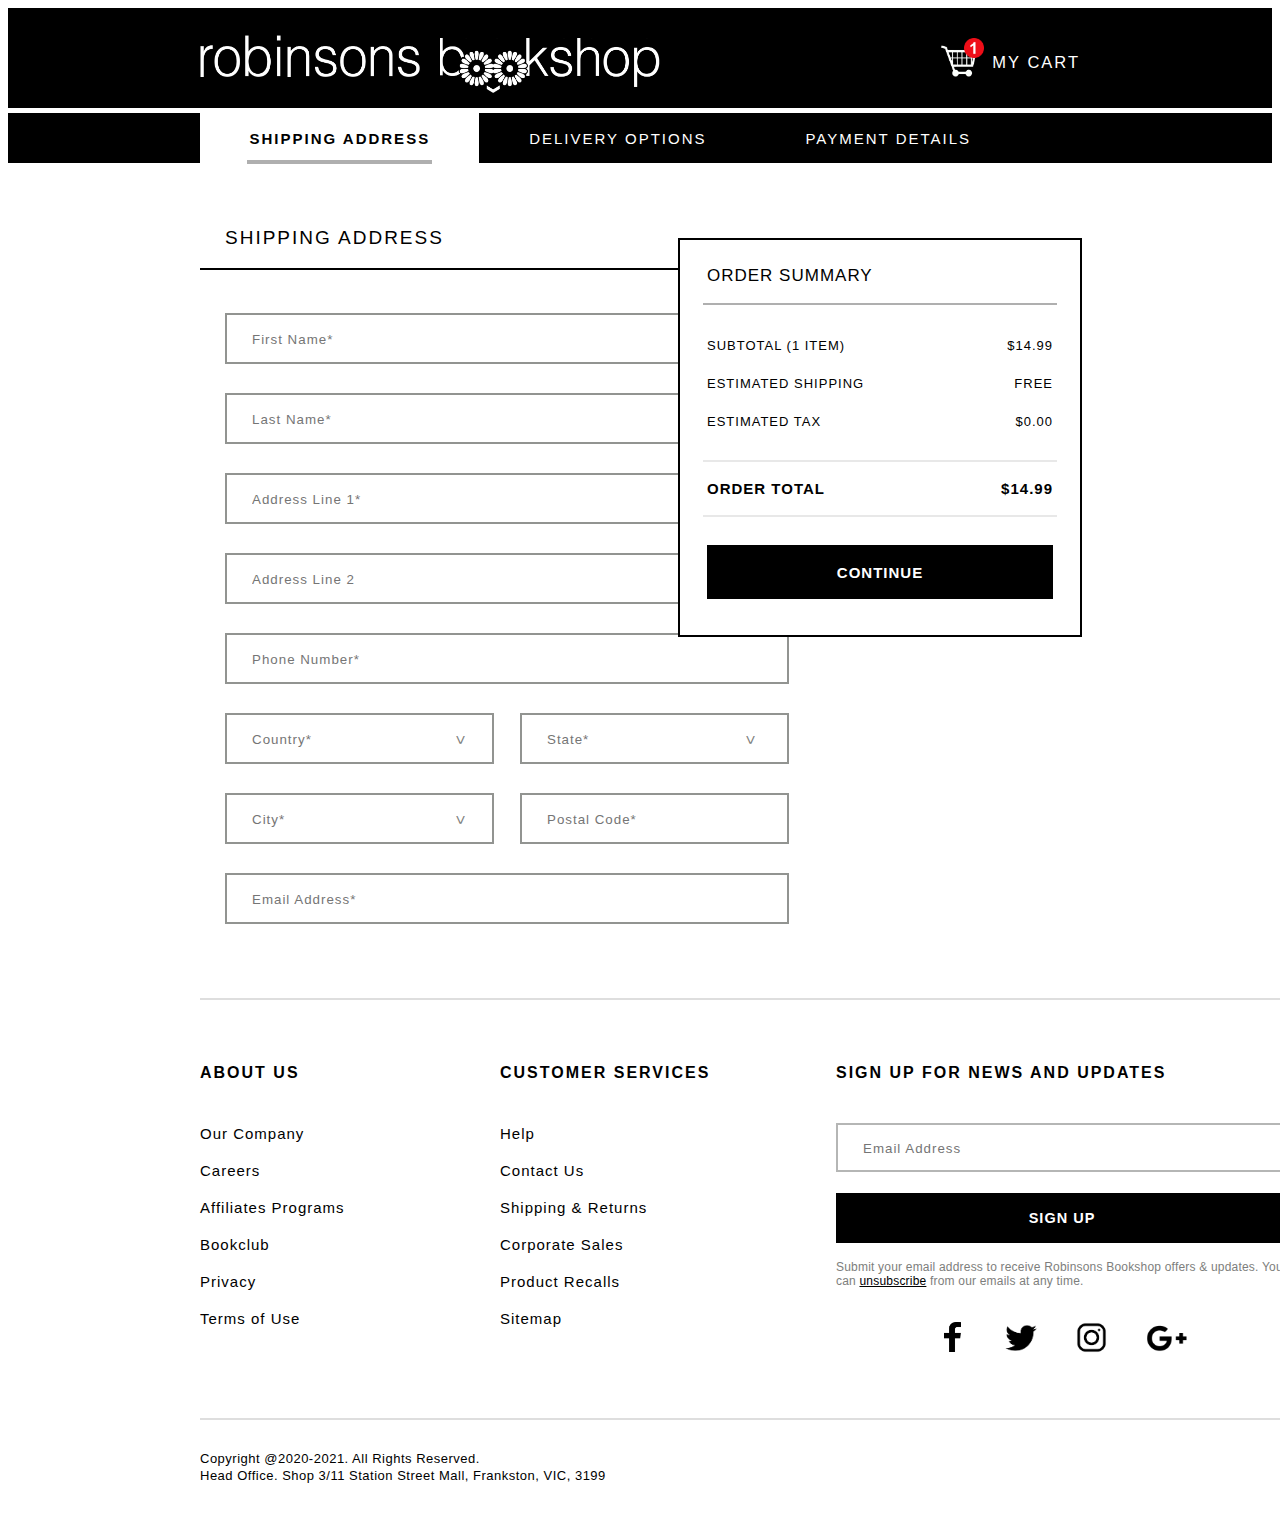
<file: CheckoutProcess_Shipping Address.html>
<!DOCTYPE html>
<html lang="en">
<head>
    <meta charset="UTF-8">
    <meta http-equiv="X-UA-Compatible" content="IE=edge">
    <meta name="viewport" content="width=device-width, initial-scale=1.0">
    <title>Checkout Process - Shipping Address</title>
    <link rel="stylesheet" href="checkoutprocess_shippingaddress_header&nav_style.css">
    <link rel="stylesheet" href="checkoutprocess_shippingaddress_main_style.css">
    <link rel="stylesheet" href="checkoutprocess_shippingaddress_footer_style.css">
</head>

<body>
    
    <header>

        <a href="index.html"><img id="robinson_logo" src="image/Inkedggg_LI.jpg" alt="Logo for the website"></a>
        <a href="index.html"><img id="bookshop_logo" src="image/bookshop.png" alt="Logo for the website"></a>

        <a href="Shopping Cart.html"><img id="cart_img" src="image/cart.png" alt="cart icon"></a>
        <a href="Shopping Cart.html"><img id="one_img" src="image/one.png" alt="one icon"></a>
        <a class="my_cart" href="Shopping Cart.html" title="MY CART" tabindex="0">
            MY CART
        </a>

    </header>

    </div>
        <div class="white_line">      
    </div>

    <nav>
        
        <div class="white_line">      
        
        <div class="rectangle">
        </div>

        <ul>
            <li><a class="shipping" href="">SHIPPING ADDRESS</a></li>
            <li><a href="">DELIVERY OPTIONS</a></li>
            <li><a href="">PAYMENT DETAILS</a></li>
            <li><a href="">REVIEW & SUBMIT</a></li>
        </ul>
        
        <div class="line1">
        </div>

    </nav> 

    <main>
        
        <div class="line2">
        </div>

        <div class="shipping_address">
            <p>SHIPPING ADDRESS</p>
        </div>
           
        <div class="box_first">
            <table class="elements_first">
                <tr>
                    <td>
                        <input type="text" placeholder="First Name*"
                        class="first_name">
                    </td>
                </tr>
            </table>
        </div>
        <div class="box_last">
            <table class="elements_last">
                <tr>
                    <td>
                        <input type="text" placeholder="Last Name*"
                        class="last_name">
                    </td>
                </tr>
            </table>
        </div>
        <div class="box_address1">
            <table class="elements_address1">
                <tr>
                    <td>
                        <input type="text" placeholder="Address Line 1*"
                        class="address_1">
                    </td>
                </tr>
            </table>
        </div>
        <div class="box_address2">
            <table class="elements_address2">
                <tr>
                    <td>
                        <input type="text" placeholder="Address Line 2"
                        class="address_2">
                    </td>
                </tr>
            </table>
        </div>
        <div class="box_phone">
            <table class="elements_phone">
                <tr>
                    <td>
                        <input type="text" placeholder="Phone Number*"
                        class="phone_number">
                    </td>
                </tr>
            </table>
        </div>
        <div class="box_country">
            <table class="elements_country">
                <tr>
                    <td>
                        <input type="text" placeholder="Country*"
                        class="country">
                    </td>
                </tr>
            </table>
        </div>

        <div class="arrow_down1">
            <p>></p>
        </div>

        <div class="box_state">
            <table class="elements_state">
                <tr>
                    <td>
                        <input type="text" placeholder="State*"
                        class="state">
                    </td>
                </tr>
            </table>
        </div>

        <div class="arrow_down3">
            <p>></p>
        </div>

        <div class="box_city">
            <table class="elements_city">
                <tr>
                    <td>
                        <input type="text" placeholder="City*"
                        class="city">
                    </td>
                </tr>
            </table>
        </div>

        <div class="arrow_down2">
            <p>></p>
        </div>
        
        <div class="box_postal">
            <table class="elements_postal">
                <tr>
                    <td>
                        <input type="text" placeholder="Postal Code*"
                        class="postal_code">
                    </td>
                </tr>
            </table>
        </div>
        <div class="box_mail">
            <table class="elements_mail">
                <tr>
                    <td>
                        <input type="text" placeholder="Email Address*"
                        class="mail">
                    </td>
                </tr>
            </table>
        </div>

        <div class="order_box">
            <div class="order_summary">
                <p>ORDER SUMMARY</p>
            </div>
            <div class="line5"></div>
            <div class="order_info">
                <p>SUBTOTAL (1 ITEM)</p>
                <p>ESTIMATED SHIPPING</p>
                <p>ESTIMATED TAX</p>
            </div>
            <div class="order_price">
                <p>$14.99</p>
                <p>FREE</p>
                <p>$0.00</p>
            </div>
            <div class="line6"></div>
            <div class="final_price1">
                <p>ORDER TOTAL</p>
            </div>
            <div class="final_price2">
                <p>$14.99</p>
            </div>
            <div class="line7"></div>
            <a href="CheckoutProcess_Delivery Options.html"><button class="continue_button">CONTINUE</button></a>
        </div>

    </main>

    <footer>

        <div>
            <div class="line3">
        </div>

        <div class="aboutus">
            <p>ABOUT US</p>
        </div>
        <div class="about_us">
            <p>Our Company</p>
            <p>Careers</p>
            <p>Affiliates Programs</p>
            <p>Bookclub</p>     
            <p>Privacy</p>    
            <p>Terms of Use</p>
        </div>

        <div class="customerservice">
            <p>CUSTOMER SERVICES</p>
        </div>
        <div class="customer_service">
            <p>Help</p>
            <p>Contact Us</p>
            <p>Shipping & Returns</p>
            <p>Corporate Sales</p>     
            <p>Product Recalls</p>    
            <p>Sitemap</p>
        </div>

        <div class="signup">
            <p>SIGN UP FOR NEWS AND UPDATES</p>
        </div>

        <div class="box_container">
            <table class="elements_container">
                <tr>
                    <td>
                        <input type="text" placeholder="Email Address"
                        class="email_address">
                    </td>
                </tr>
            </table>
        </div>

        <button class="sign_button">SIGN UP</button>

        <div class="policy">
            <p>Submit your email address to receive Robinsons Bookshop offers & updates. You can <a class="unsubscribe" href="">unsubscribe</a> from our emails at any time.</p>
        </div>

        <a href=""><img id="fb" src="image/facebookk.png" alt="facebook icon"></a>
        <a href=""><img id="twitter" src="image/twitter.jpg" alt="twitter icon"></a>
        <a href=""><img id="ig" src="image/instagram.png" alt="instagram icon"></a>
        <a href=""><img id="google" src="image/googleplus.png" alt="google plus icon"></a>
        
        <div>
            <div class="line4">
        </div>

        <div class="copyright">
            <p>Copyright @2020-2021. All Rights Reserved.</p>
        </div>

        <div class="location">
            <p>Head Office. Shop 3/11 Station Street Mall, Frankston, VIC, 3199</p>
        </div>

    </footer>
    
</body>
</html>
</file>
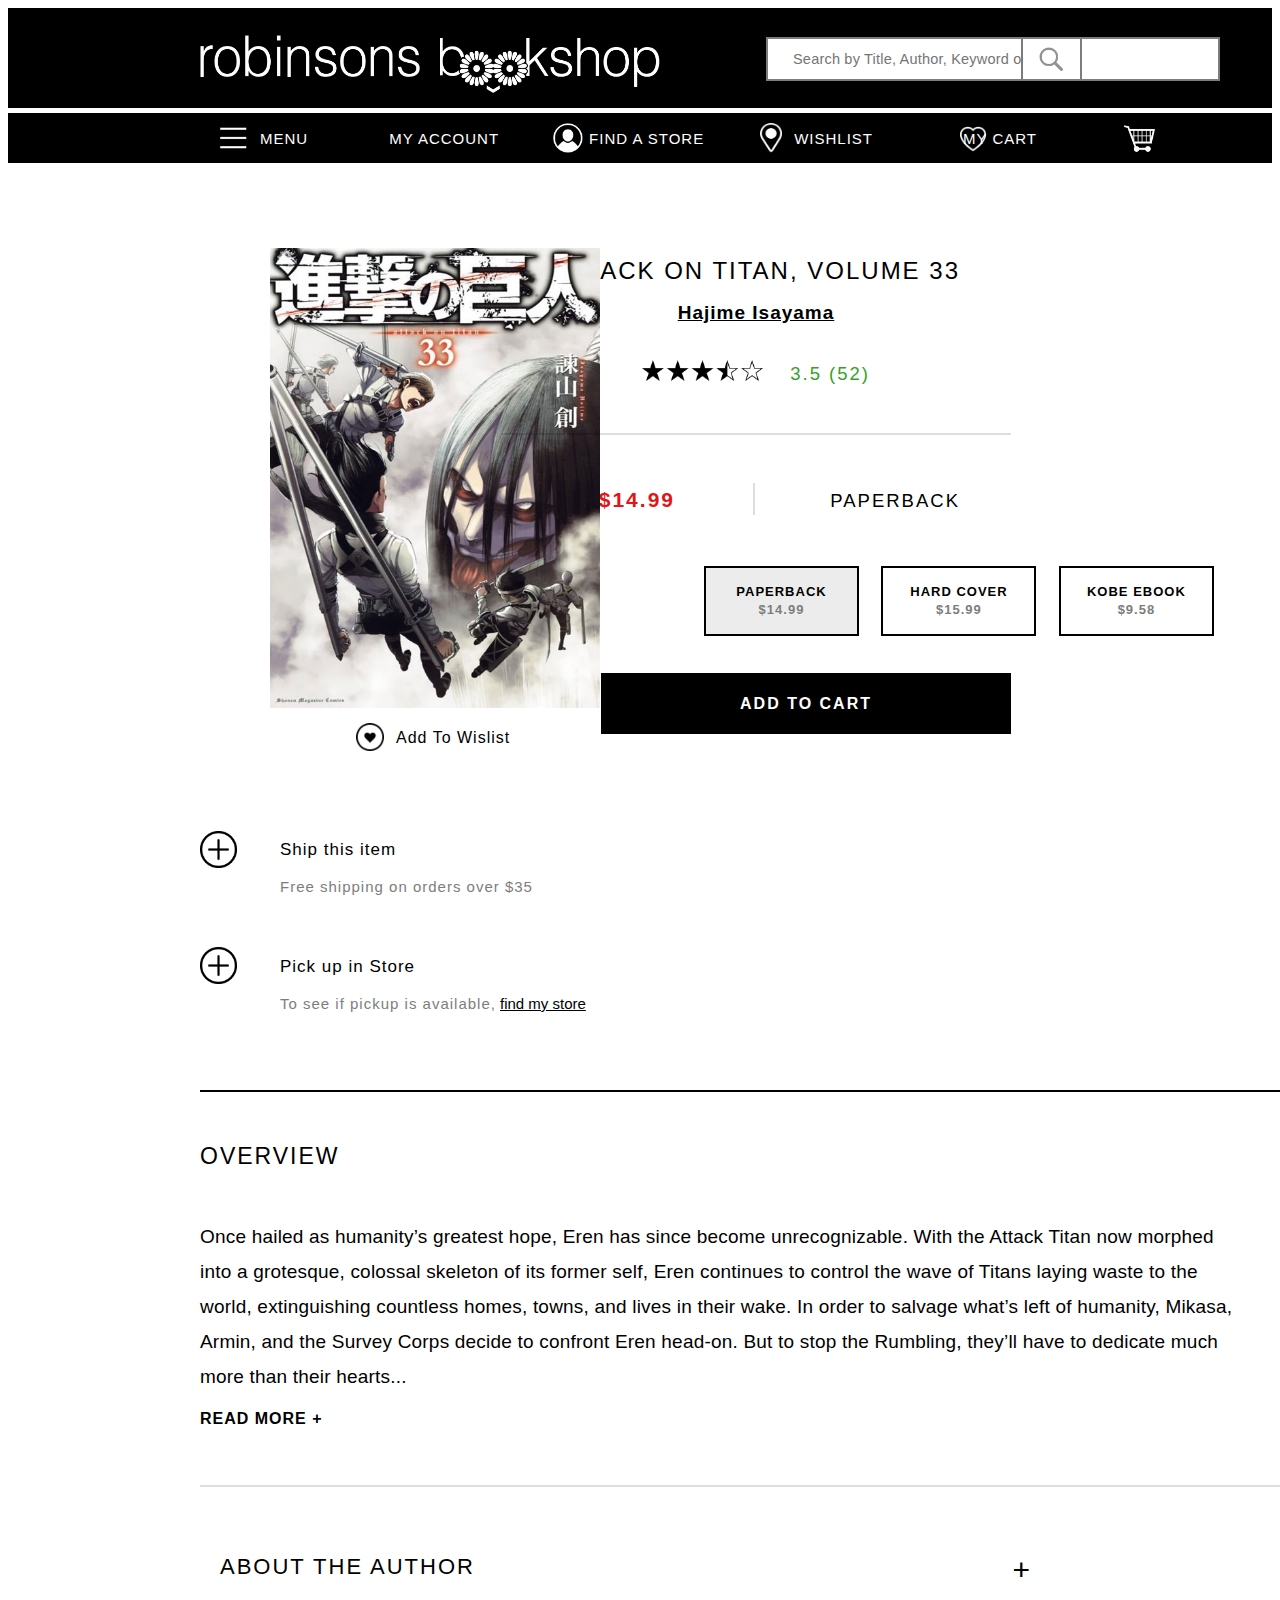
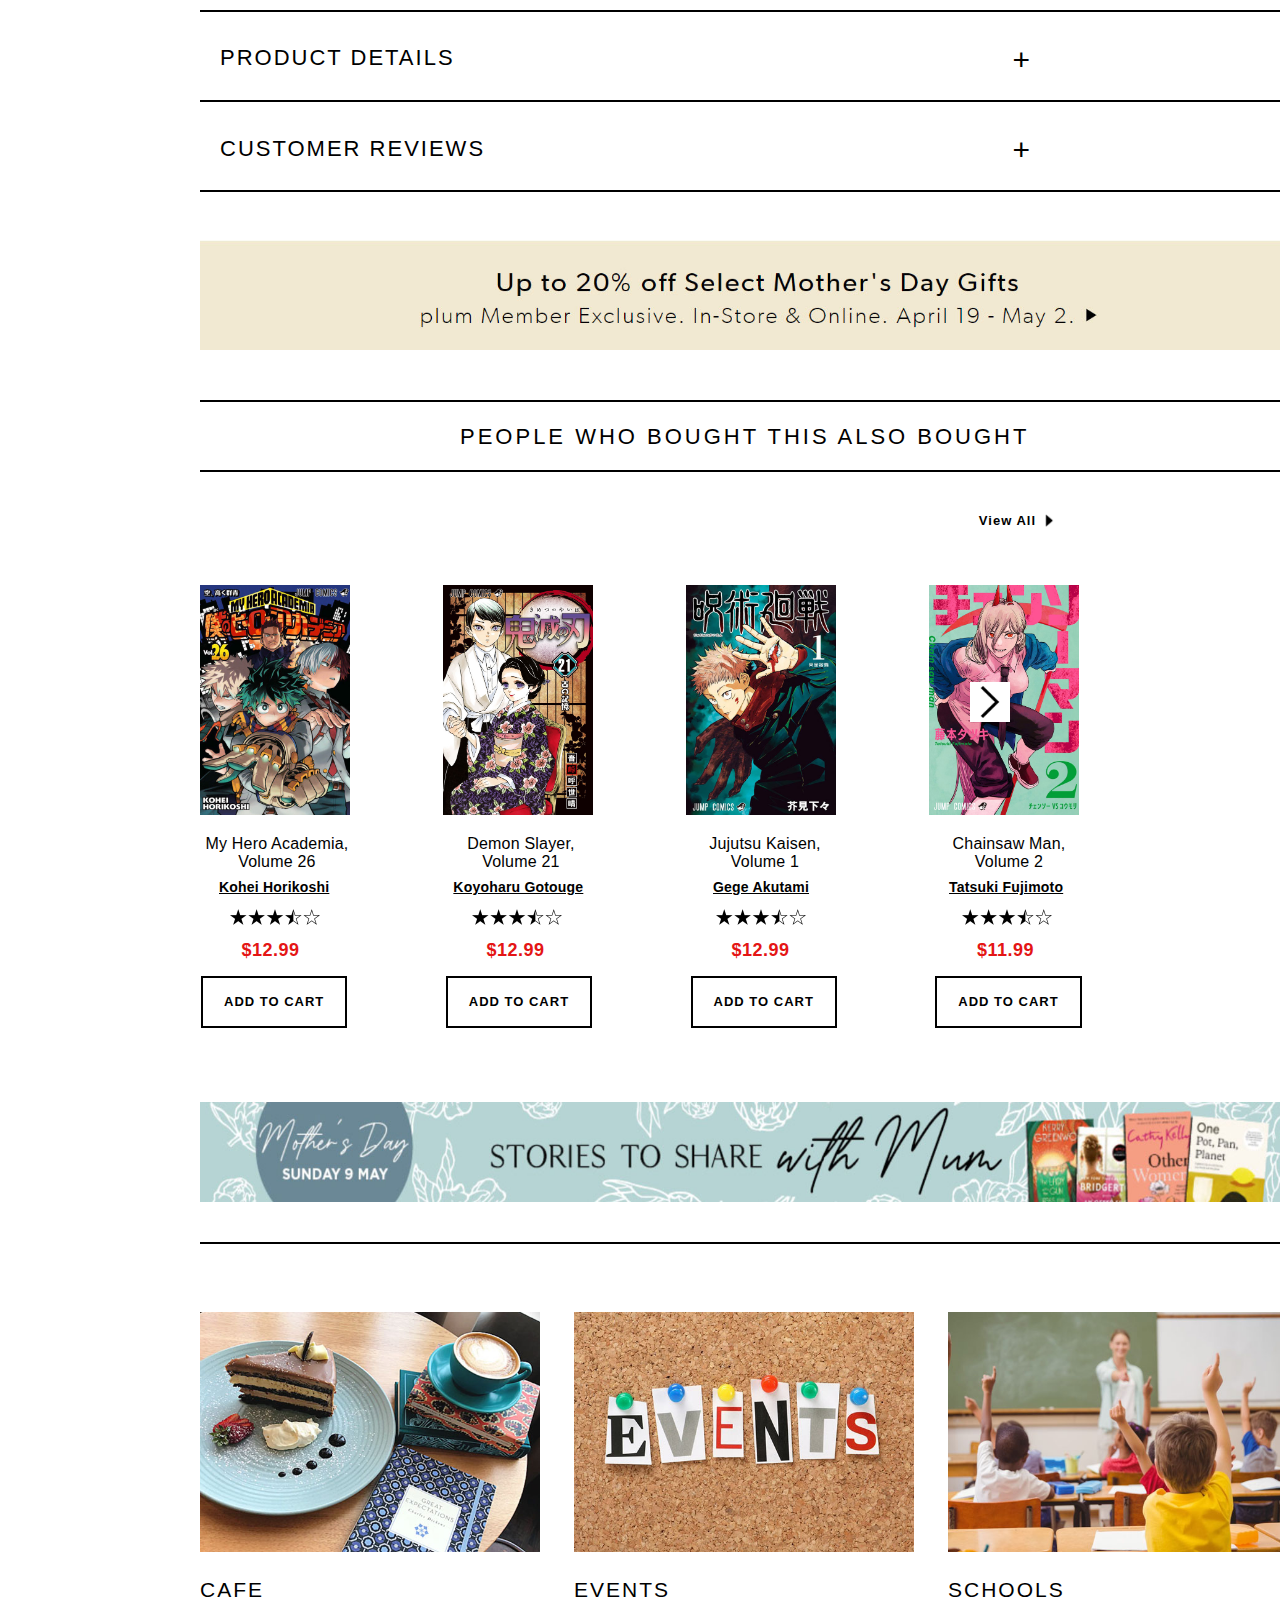
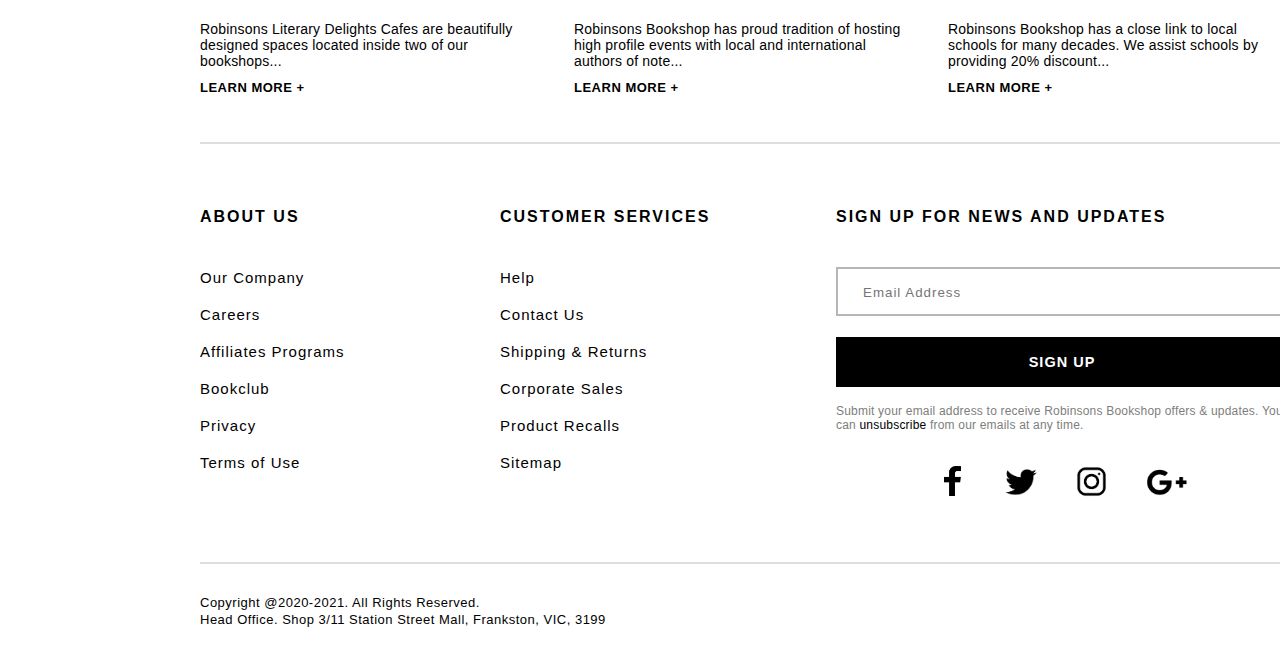
<file: Product Page.html>
<!DOCTYPE html>
<html lang="en">
<head>
    <meta charset="UTF-8">
    <meta http-equiv="X-UA-Compatible" content="IE=edge">
    <meta name="viewport" content="width=device-width, initial-scale=1.0">
    <title>Product Page</title>
    <link rel="stylesheet" href="productpage_header&nav_style.css">
    <link rel="stylesheet" href="productpage_main_style.css">
    <link rel="stylesheet" href="productpage_section_style.css">
    <link rel="stylesheet" href="productpage_article_style.css">
    <link rel="stylesheet" href="productpage_footer_style.css">
    <link rel="stylesheet" href="productpage_modal_style.css">
</head>

<body>
    
    <header>

        <a href="index.html"><img id="robinson_logo" src="image/Inkedggg_LI.jpg" alt="Logo for the website"></a>
        <a href="index.html"><img id="bookshop_logo" src="image/bookshop.png" alt="Logo for the website"></a>
 
        <div class="search_bar">
            <table class="search_element">
                <tr>
                    <td>
                        <input type="text" placeholder="Search by Title, Author, Keyword or ISBN"
                        class="search_txt">
                    </td>
                </tr>
            </table>
        </div>

        <div class="smallbox"> 
        </div>
        <img id="search_img" src="image/searchicon.jpg" alt="search icon">  
           
    </header>

    </div>
        <div class="white_line">      
    </div>

    <nav>
       
        <img id="menu_img" src="image/menu.jpg" alt="menu bar icon">
        <div class="menu">
            <a href="">MENU</a>
        </div>

        <img id="cart_img" src="image/cart.png" alt="cart icon">
        <img id="wish_img" src="image/heart.png" alt="wishlist icon">
        <img id="location_img" src="image/location.jpg" alt="location icon">
        <img id="acct_img" src="image/account.jpg" alt="account icon">

        <ul>
            <li><a href="">MY CART</a></li>
            <li><a href="">WISHLIST</a></li>
            <li><a href="">FIND A STORE</a></li>
            <li><a href="">MY ACCOUNT</a></li>
        </ul>

    </nav> 
    
    <main>

        <div class="product_title">
            <p>ATTACK ON TITAN, VOLUME 33</p>
        </div>
        <div class="product_author">
            <p>Hajime Isayama</p>
        </div>
        <img id="rating_img" src="image/star.png" alt="rating">
        <div class="rating_txt">
            <p>3.5  (52)</p>
        </div>
        <div class="price">
            <p>$14.99</p>
        </div>
        <div class="material">
            <p>PAPERBACK</p>
        </div>
        <div class="line2">
        </div>

        <img id="aot33_img" src="image/aot33.jpg" alt="Attack on Titan Volume 33 book cover">

        <div class="line1"></div>

        <div class="wish_txt">
            <p>Add To Wislist</p>
        </div>
        <a href=""><img id="wish_icon" src="image/wishlist.png" alt="wishlist icon"></a>

        <button class="button button1">PAPERBACK <a class="light1" href="">$14.99</a></button>
        <button class="button button2">HARD COVER <a class="light1" href="">$15.99</a></button>
        <button class="button button3">KOBE EBOOK <a class="light1" href="">$9.58</a></button>

        <select data-no-customization="true" name="quantity-select" class="native-select__select quantity-select__select" data-a8n="quantity-select"><option selected="" class="native-select__option quantity-select__options" data-a8n="quantity-select-option" value="1" label="1">1</option><option class="native-select__option quantity-select__options" data-a8n="quantity-select-option" value="2" label="2">2</option><option class="native-select__option quantity-select__options" data-a8n="quantity-select-option" value="3" label="3">3</option></select>

        <a href="#modal" class="modal-open">ADD TO CART</a>

        <a href=""><img id="shipping_icon1" src="image/plus.png" alt="shipping icon"></a>
        <a href=""><img id="shipping_icon2" src="image/plus.png" alt="shipping icon"></a>
        <div class="ship_txt1">
            <p>Ship this item</p>
        </div>
        <div class="ship_txt2">
            <p>Free shipping on orders over $35</p>
        </div>
        <div class="location_txt1">
            <p>Pick up in Store</p>
        </div>
        <div class="location_txt2">
            <p>To see if pickup is available,</p>
        </div>
        <div class="find_store">
            <p>find my store</p>
        </div>

        <div class="line3"></div>

    </main>

    <section>

        <div class="overview_title">
            <p>OVERVIEW</p>
        </div>
        <div class="overview_txt">
            <p>Once hailed as humanity’s greatest hope, Eren has since become unrecognizable. With the Attack Titan now morphed into a grotesque, colossal skeleton of its former self, Eren continues to control the wave of Titans laying waste to the world, extinguishing countless homes, towns, and lives in their wake. In order to salvage what’s left of humanity, Mikasa, Armin, and the Survey Corps decide to confront Eren head-on. But to stop the Rumbling, they’ll have to dedicate much more than their hearts...</p>
        </div>
        <div class="read_more">
            <p>READ MORE +</p>
        </div>

        <div class="line4"></div>

        <div class="info">
            <p>ABOUT THE AUTHOR</p>
            <p>PRODUCT DETAILS</p>
            <p>CUSTOMER REVIEWS</p>
        </div>

        <div class="plus_sign">
            <p>+</p>
            <p>+</p>
            <p>+</p>
        </div>

        <div class="line5"></div>
        <div class="line6"></div>
        <div class="line7"></div>

        <a href=""><img id="advertise1" src="image/advertisement.jpg" alt="advertisement"></a>

        <div class="line8"></div>
        <div class="line9"></div>
     
        </div>
        <div class="title">
            <p>PEOPLE WHO BOUGHT THIS ALSO BOUGHT</p>
        </div>

        <div class="viewall">
            <p>View All</p>
        </div>
        <img id="small_arrow" src="image/smallarrow.jpg" alt="arrow icon">

        <a href=""><img id="bnha_img" src="image/bokunohero.jpg" alt="my hero academia volume 26"></a>
        <a href=""><img id="demon_img" src="image/demonslayer.jpg" alt="demon slayer volume 21"></a>
        <a href=""><img id="juju_img" src="image/jujutsukaisen.jpg" alt="jujutsu kaisen volume 1"></a>
        <a href=""><img id="chainsaw_img" src="image/chainsaw.jpg" alt="chainsaw man volume 2"></a>

        <a href=""><img id="right_arrow" src="image/rightarrow.jpg" alt="arrow"></a>

        <div class="book_title">
            <li><p>Chainsaw Man, Volume 2</p></li>
            <li><p>Jujutsu Kaisen, Volume 1</p></li>
            <li><p>Demon Slayer, Volume 21</p></li>
            <li><p>My Hero Academia, Volume 26</p></li>
        </div>

        <div class="book_author1">
            <li><p>Koyoharu Gotouge</p></li>
            <li><p>Kohei Horikoshi</p></li>
        </div>

        <div class="book_author2">
            <li><p>Tatsuki Fujimoto</p></li>
            <li><p>Gege Akutami</p></li>
        </div>

        <img id="r1"src="image/star.png" alt="rating">
        <img id="r2"src="image/star.png" alt="rating">
        <img id="r3"src="image/star.png" alt="rating">
        <img id="r4"src="image/star.png" alt="rating">

        <div class="price_section">
            <li><p>$11.99</p></li>
            <li><p>$12.99</p></li>
            <li><p>$12.99</p></li>
            <li><p>$12.99</p></li>
        </div>

        <button class="add add1">ADD TO CART</button>
        <button class="add add2">ADD TO CART</button>
        <button class="add add3">ADD TO CART</button>
        <button class="add add4">ADD TO CART</button>

    </section>

    <article>

        <a href=""><img id="advertise2" src="image/ad 2.jpg" alt="advertisement"></a>

        <div>
            <div class="line10">
        </div>

        <a href=""><img id="cafe" src="image/cafe.jpg" alt="cafe image"></a>
        <a href=""><img id="event" src="image/events.jpg" alt="event image"></a>
        <a href=""><img id="school" src="image/school.jpg" alt="school image"></a>

        <div class="cafe_title">
            <p>CAFE</p>
        </div>
        <div class="event_title">
            <p>EVENTS</p>
        </div>
        <div class="school_title">
            <p>SCHOOLS</p>
        </div>

        <div class="cafe_txt">
            <p>Robinsons Literary Delights Cafes are beautifully designed spaces located inside two of our bookshops...</p>
        </div>
        <div class="event_txt">
            <p>Robinsons Bookshop has proud tradition of hosting high profile events with local and international authors of note...</p>
        </div>
        <div class="school_txt">
            <p>Robinsons Bookshop has a close link to local schools for many decades. We assist schools by providing 20% discount...</p>
        </div>

        <div class="learnmore_1">
            <p>LEARN MORE +</p>
        </div>
        <div class="learnmore_2">
            <p>LEARN MORE +</p>
        </div>
        <div class="learnmore_3">
            <p>LEARN MORE +</p>
        </div>

        <div>
            <div class="line11">
        </div>

    </article>

    <footer>

        <div class="aboutus">
            <p>ABOUT US</p>
        </div>
        <div class="about_us">
            <p>Our Company</p>
            <p>Careers</p>
            <p>Affiliates Programs</p>
            <p>Bookclub</p>     
            <p>Privacy</p>    
            <p>Terms of Use</p>
        </div>

        <div class="customerservice">
            <p>CUSTOMER SERVICES</p>
        </div>
        <div class="customer_service">
            <p>Help</p>
            <p>Contact Us</p>
            <p>Shipping & Returns</p>
            <p>Corporate Sales</p>     
            <p>Product Recalls</p>    
            <p>Sitemap</p>
        </div>

        <div class="signup">
            <p>SIGN UP FOR NEWS AND UPDATES</p>
        </div>

        <div class="box_container">
            <table class="elements_container">
                <tr>
                    <td>
                        <input type="text" placeholder="Email Address"
                        class="email_address">
                    </td>
                </tr>
            </table>
        </div>

        <button class="sign_button">SIGN UP</button>

        <div class="policy">
            <p>Submit your email address to receive Robinsons Bookshop offers & updates. You can <a class="unsubscribe" href="">unsubscribe</a> from our emails at any time.</p>
        </div>

        <a href=""><img id="fb" src="image/facebookk.png" alt="facebook icon"></a>
        <a href=""><img id="twitter" src="image/twitter.jpg" alt="twitter icon"></a>
        <a href=""><img id="ig" src="image/instagram.png" alt="instagram icon"></a>
        <a href=""><img id="google" src="image/googleplus.png" alt="google plus icon"></a>
        
        <div>
            <div class="line12">
        </div>

        <div class="copyright">
            <p>Copyright @2020-2021. All Rights Reserved.</p>
        </div>

        <div class="location">
            <p>Head Office. Shop 3/11 Station Street Mall, Frankston, VIC, 3199</p>
        </div>

    </footer>

    <!-- modal Section -->
 
    <div class="modal" id="modal">
        <div class="modal__content">
            <div class="modal_rectangle">
                <div class="shipping_text">
                    <p>Add $20.01 of eligible items to qualify for Free Shipping</p>
                </div>
            </div>
            <a href="#" class="modal__close">&times;</a>
            <div class="item_text">
                <p>Item Successfully Added To Your Cart</p>
            </div>
            <div class="grey_line"></div>
            <img id="modal_aot_img" src="image/aot33.jpg" alt="attack on titan volume 33 book cover">
            <div class="modal_title">
                <p>ATTACK ON TITAN, VOLUME 33</p>
            </div>
            <div class="modal_author">
                <p>Hajime Isayama</p>
            </div>
            <div class="modal_info">
                <p>PAPERBACK I $14.99 I Qty:1</p>
            </div>
            <a href="Shopping Cart.html"><button class="view_shopping">VIEW SHOPPING CART</button></a>
            <a href="#"><button class="continue_shopping">CONTINUE SHOPPING</button></a>
        </div>
    </div>   

</body>
</html>
</file>
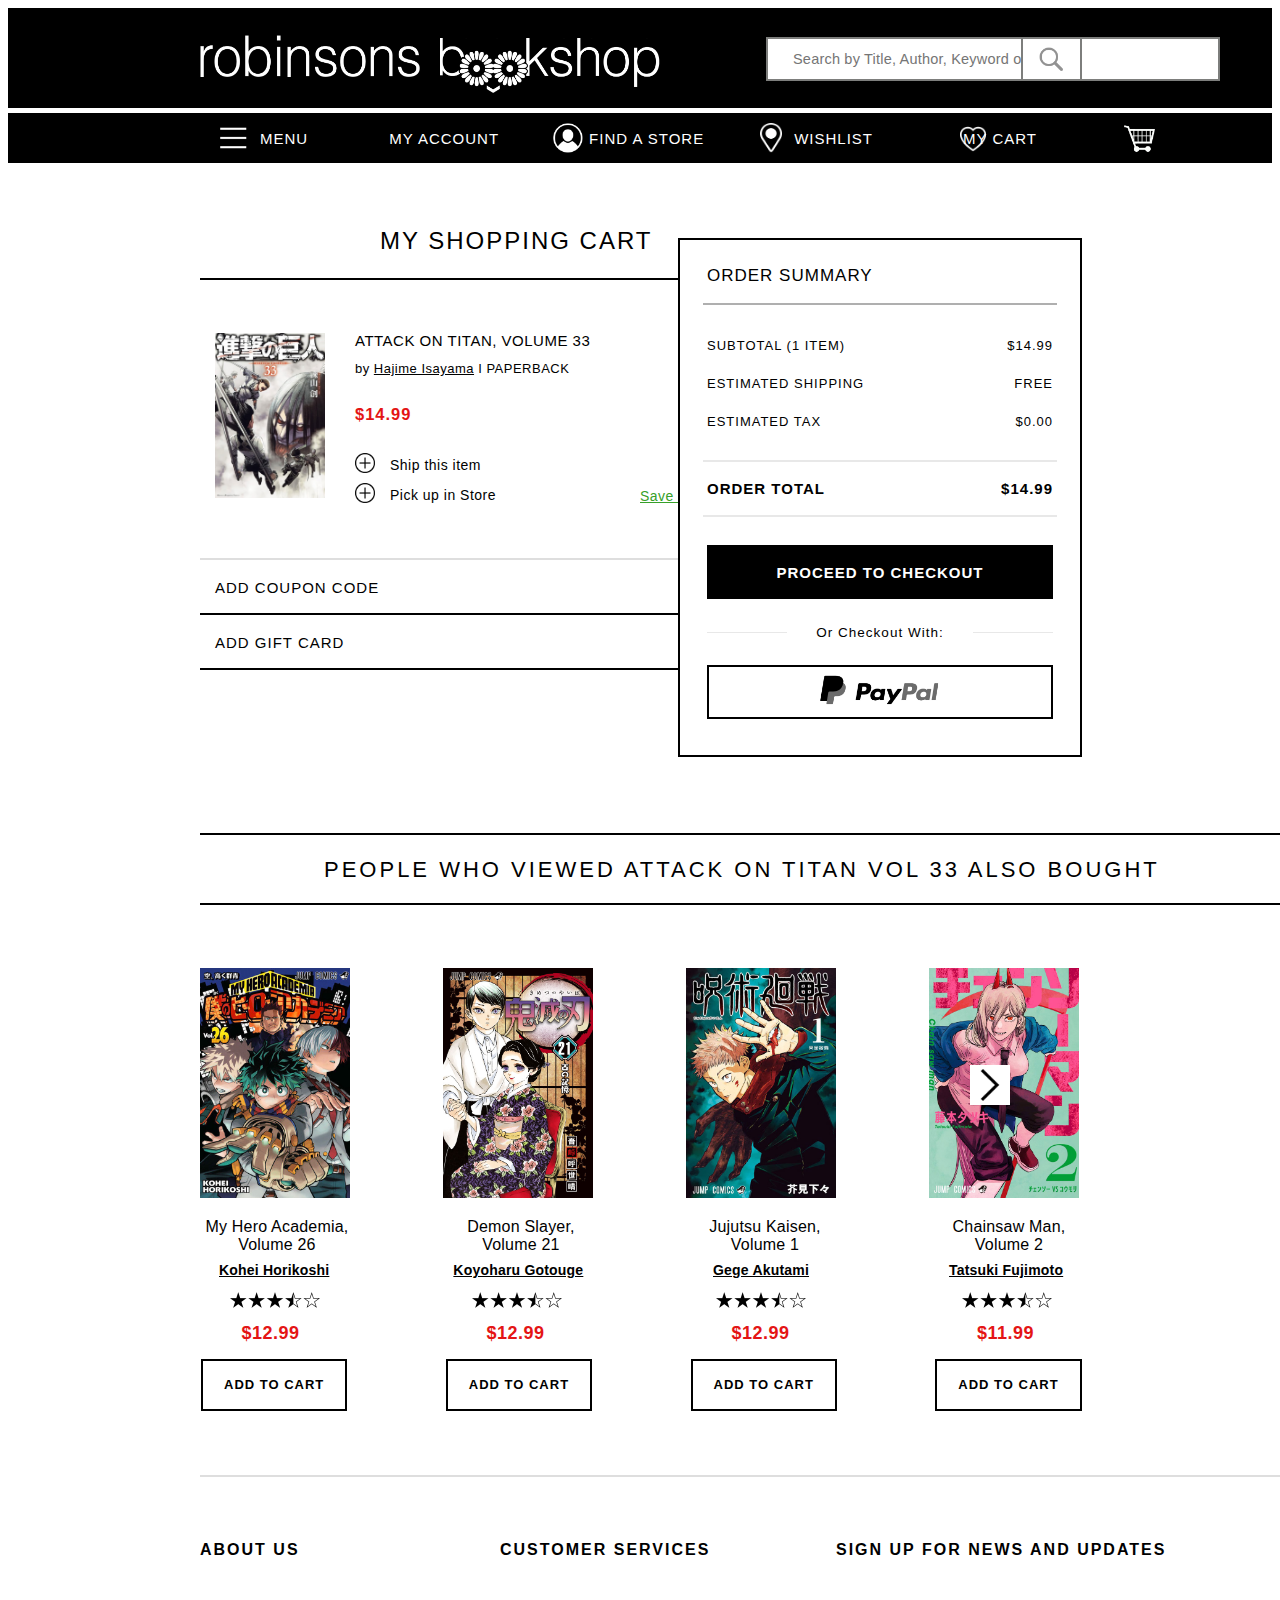
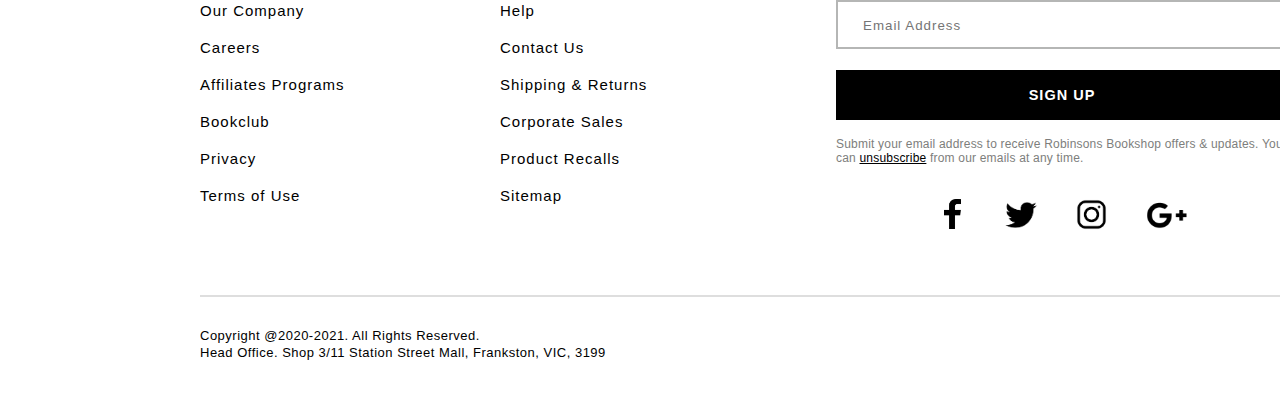
<file: Shopping Cart.html>
<!DOCTYPE html>
<html lang="en">
<head>
    <meta charset="UTF-8">
    <meta http-equiv="X-UA-Compatible" content="IE=edge">
    <meta name="viewport" content="width=device-width, initial-scale=1.0">
    <title>Shopping Cart</title>
    <link rel="stylesheet" href="shoppingcart_header&nav_style.css">
    <link rel="stylesheet" href="shoppingcart_main_style.css">
    <link rel="stylesheet" href="shoppingcart_section_style.css">
    <link rel="stylesheet" href="shoppingcart_footer_style.css">
</head>

<body>

    <header>

        <a href="index.html"><img id="robinson_logo" src="image/Inkedggg_LI.jpg" alt="Logo for the website"></a>
        <a href="index.html"><img id="bookshop_logo" src="image/bookshop.png" alt="Logo for the website"></a>
 
        <div class="search_bar">
            <table class="search_element">
                <tr>
                    <td>
                        <input type="text" placeholder="Search by Title, Author, Keyword or ISBN"
                        class="search_txt">
                    </td>
                </tr>
            </table>
        </div>

        <div class="smallbox"> 
        </div>
        <img id="search_img" src="image/searchicon.jpg" alt="search icon">  
           

    </header>

    </div>
        <div class="white_line">      
    </div>

    <nav>
       
        <img id="menu_img" src="image/menu.jpg" alt="menu bar icon">
        <div class="menu">
            <a href="">MENU</a>
        </div>

        <img id="cart_img" src="image/cart.png" alt="cart icon">
        <img id="wish_img" src="image/heart.png" alt="wishlist icon">
        <img id="location_img" src="image/location.jpg" alt="location icon">
        <img id="acct_img" src="image/account.jpg" alt="account icon">

        <ul>
            <li><a href="">MY CART</a></li>
            <li><a href="">WISHLIST</a></li>
            <li><a href="">FIND A STORE</a></li>
            <li><a href="">MY ACCOUNT</a></li>
        </ul>

    </nav> 

    <main>

        <div class="title">
            <p>MY SHOPPING CART</p>
        </div>
        <div class="line1"></div>
        <img id="aot33_img" src="image/aot33.jpg" alt="Attack on Titan Volume 33 book cover">

        <div class="product_title1">
            <p>ATTACK ON TITAN, VOLUME 33</p>
        </div>
        <div class="product_title2">
            <p>by <a class="author_underline" href="">Hajime Isayama</a> I PAPERBACK </p>
        </div>
        <div class="product_price">
            <p>$14.99 </p>
        </div>

        <a href=""><img id="shipping_icon1" src="image/plus.png" alt="shipping icon"></a>
        <a href=""><img id="shipping_icon2" src="image/plus.png" alt="shipping icon"></a>
        <div class="ship_txt">
            <p>Ship this item</p>
        </div>
        <div class="location_txt">
            <p>Pick up in Store</p>
        </div>

        <select data-no-customization="true" name="quantity-select" class="native-select__select quantity-select__select" data-a8n="quantity-select"><option selected="" class="native-select__option quantity-select__options" data-a8n="quantity-select-option" value="1" label="1">1</option><option class="native-select__option quantity-select__options" data-a8n="quantity-select-option" value="2" label="2">2</option><option class="native-select__option quantity-select__options" data-a8n="quantity-select-option" value="3" label="3">3</option></select>

        <div class="save">
            <p>Save for later</p>
        </div>
        <div class="remove">
            <p>Remove</p>
        </div>

        <div class="line2"></div>
        <div class="deal_txt">
            <p>ADD COUPON CODE</p>
            <p>ADD GIFT CARD</p>
        </div>
        <div class="line3"></div>
        <div class="line4"></div>
        <div class="plus_sign">
            <p>+</p>
            <p>+</p>
        </div>

        <div class="order_box">
            <div class="order_summary">
                <p>ORDER SUMMARY</p>
            </div>
            <div class="line5"></div>
            <div class="order_info">
                <p>SUBTOTAL (1 ITEM)</p>
                <p>ESTIMATED SHIPPING</p>
                <p>ESTIMATED TAX</p>
            </div>
            <div class="order_price">
                <p>$14.99</p>
                <p>FREE</p>
                <p>$0.00</p>
            </div>
            <div class="line6"></div>
            <div class="final_price1">
                <p>ORDER TOTAL</p>
            </div>
            <div class="final_price2">
                <p>$14.99</p>
            </div>
            <div class="line7"></div>
            <a href="Checkout Page.html"><button class="checkout_button">PROCEED TO CHECKOUT</button></a>
            <a href="Checkout Page.html"><button class="paypal_button"></button></a>   
            <a href="Checkout Page.html"><img id="paypal_img" src="image/paypal.png" alt="paypal"></a>
            <div class="small_txt">
                <p>Or Checkout With:</p>
            </div>
            <div class="line8"></div>
            <div class="line9"></div>
        </div>

    </main>

    <section>

        <div class="line10"></div>
        <div class="line11"></div>
        <div class="section_title">
            <p>PEOPLE WHO VIEWED ATTACK ON TITAN VOL 33 ALSO BOUGHT</p>
        </div>

        <a href=""><img id="bnha_img" src="image/bokunohero.jpg" alt="my hero academia volume 26"></a>
        <a href=""><img id="demon_img" src="image/demonslayer.jpg" alt="demon slayer volume 21"></a>
        <a href=""><img id="juju_img" src="image/jujutsukaisen.jpg" alt="jujutsu kaisen volume 1"></a>
        <a href=""><img id="chainsaw_img" src="image/chainsaw.jpg" alt="chainsaw man volume 2"></a>

        <a href=""><img id="right_arrow" src="image/rightarrow.jpg" alt="arrow"></a>

        <div class="book_title">
            <li><p>Chainsaw Man, Volume 2</p></li>
            <li><p>Jujutsu Kaisen, Volume 1</p></li>
            <li><p>Demon Slayer, Volume 21</p></li>
            <li><p>My Hero Academia, Volume 26</p></li>
        </div>

        <div class="book_author1">
            <li><p>Koyoharu Gotouge</p></li>
            <li><p>Kohei Horikoshi</p></li>
        </div>

        <div class="book_author2">
            <li><p>Tatsuki Fujimoto</p></li>
            <li><p>Gege Akutami</p></li>
        </div>

        <img id="r1"src="image/star.png" alt="rating">
        <img id="r2"src="image/star.png" alt="rating">
        <img id="r3"src="image/star.png" alt="rating">
        <img id="r4"src="image/star.png" alt="rating">

        <div class="price_section">
            <li><p>$11.99</p></li>
            <li><p>$12.99</p></li>
            <li><p>$12.99</p></li>
            <li><p>$12.99</p></li>
        </div>

        <button class="add add1">ADD TO CART</button>
        <button class="add add2">ADD TO CART</button>
        <button class="add add3">ADD TO CART</button>
        <button class="add add4">ADD TO CART</button>

    </section>

    <footer>

        <div>
            <div class="line12">
        </div>

        <div class="aboutus">
            <p>ABOUT US</p>
        </div>
        <div class="about_us">
            <p>Our Company</p>
            <p>Careers</p>
            <p>Affiliates Programs</p>
            <p>Bookclub</p>     
            <p>Privacy</p>    
            <p>Terms of Use</p>
        </div>

        <div class="customerservice">
            <p>CUSTOMER SERVICES</p>
        </div>
        <div class="customer_service">
            <p>Help</p>
            <p>Contact Us</p>
            <p>Shipping & Returns</p>
            <p>Corporate Sales</p>     
            <p>Product Recalls</p>    
            <p>Sitemap</p>
        </div>

        <div class="signup">
            <p>SIGN UP FOR NEWS AND UPDATES</p>
        </div>

        <div class="box_container">
            <table class="elements_container">
                <tr>
                    <td>
                        <input type="text" placeholder="Email Address"
                        class="email_address">
                    </td>
                </tr>
            </table>
        </div>

        <button class="sign_button">SIGN UP</button>

        <div class="policy">
            <p>Submit your email address to receive Robinsons Bookshop offers & updates. You can <a class="unsubscribe" href="">unsubscribe</a> from our emails at any time.</p>
        </div>

        <a href=""><img id="fb" src="image/facebookk.png" alt="facebook icon"></a>
        <a href=""><img id="twitter" src="image/twitter.jpg" alt="twitter icon"></a>
        <a href=""><img id="ig" src="image/instagram.png" alt="instagram icon"></a>
        <a href=""><img id="google" src="image/googleplus.png" alt="google plus icon"></a>
        
        <div>
            <div class="line13">
        </div>

        <div class="copyright">
            <p>Copyright @2020-2021. All Rights Reserved.</p>
        </div>

        <div class="location">
            <p>Head Office. Shop 3/11 Station Street Mall, Frankston, VIC, 3199</p>
        </div>

    </footer>
    
</body>
</html>
</file>
<file: index_header&nav_style.css>
/* header section */

body {
    height: 2830px;
    font-family: Arial, Helvetica, sans-serif;
}

header {
    background-color: black;
    width: 100%;
    float: left;
    height: 100px;
}

#robinson_logo{
    height: 42px;
    width: 220px;
    position: absolute;left: 200px;
    margin-top: 27px;
}

#bookshop_logo{
    height: 55px;
    width: 220px;
    position: absolute;left: 440px;
    margin-top: 30px;
}

.search_bar{
    position: absolute;left: 766px;
    margin-top: 29px;
    background-color: white;
    width: 450px;
    height: 40px;
    border: 2px solid #7d7e7c;
}

.search_element{
    width: 100%;
    height: 100%;
    vertical-align: middle;
}

.search_txt{
    border: none;
    color: #7d7e7c;
    margin-left: 20px;
    letter-spacing: 0.2px;
    font-family: Arial, Helvetica, sans-serif;
    font-size: 14.5px;
    width: 400px;
}


.smallbox {
    background-color: white;
    position: absolute;right: 198px;
    margin-top: 29px;
    width: 57px;
    height: 40px;
    cursor: pointer;
    border: 2px solid #7d7e7c;
}

#search_img {
    height: 35px;
    width: 35px;
    position: absolute;right: 212px;
    margin-top: 33px;
    cursor: pointer;
}

.white_line {
    background-color: white;
    width: 100%; 
    float: left;  
    height: 5px;     
    }

/* nav section */

nav {
    background-color: black;
    width: 100%; 
    float: left;
    height: 50px; 
}

#menu_img{
    height: 22px;
    width: 27px;
    position: absolute;left: 220px;
    margin-top: 14.3px;
}

.menu {
    color: white;
    overflow: hidden;
    position: absolute;left: 200px;
    margin-top: 3px;
}

.menu a {
    display: block;
    color: white;
    padding: 14px 60px;
    font-size: 15px;
    text-decoration: none;
    font-family: Arial, Helvetica, sans-serif;
    letter-spacing: 1px;
  }
.menu a:hover {
    background-color: rgb(41, 41, 41);
  }


#cart_img {
    height: 31px;
    width: 31px;
    position: absolute;left: 1124px;
    margin-top: 10px;
}

#wish_img {
    height: 26px;
    width: 26px;
    position: absolute;left: 960px;
    margin-top: 13px;
}

#location_img {
    height: 30px;
    width: 22px;
    position: absolute;left: 760px;
    margin-top: 10px;
}

#acct_img {
    height: 30px;
    width: 30px;
    position: absolute;left: 553px;
    margin-top: 10px;
}

nav ul {
    list-style-type: none;
    margin-top: 3px;
    padding: 0;
    overflow: hidden;
    position: absolute;right: 198px;
  }
  
  li {
    float: right;
  }
  
  li a {
    display: block;
    color: white;
    padding: 14px 45px;
    font-size: 15px;
    text-decoration: none;
    font-family: Arial, Helvetica, sans-serif;
    letter-spacing: 1px;
  }

  li a:hover {
    background-color:rgb(41, 41, 41);
  }
</file>
<file: index_main_style.css>
/* main section */

#ad1 {
    height: 75px;
    width: 100%;
    margin-top: 15px;
    cursor: pointer;
}

#blog {
    height: 400px;
    width: 1088px;
    margin-top: 107px;
    position: absolute; left: 200px;
}

.vblog_button {
    background-color: rgb(255, 255, 255);
    color: rgb(0, 0, 0);
    text-align: center;
    text-decoration: none;
    display: inline-block;
    font-size: 17px;
    cursor: pointer;
    position: absolute;right: 318px;
    margin-top: 390px;
    letter-spacing: 1.5px;
    width: 165px;
    height: 65px;
    font-weight: bold;
    box-shadow: 0 1px 5px 0 rgba(49, 49, 49, 0.2), 0 3px 5px 0 rgba(49, 49, 49, 0.2);
    border: none;
  }
  
.vblog_button:hover {
    background-color:rgb(236, 236, 236); 
    color: black;
  }

/* category */

.line1 {
    background-color: black;
    height: 1.5px;
    width: 1088px;
    margin-top: 450px;
    position: absolute; left: 200px;
}

.line2 {
    background-color: black;
    height: 1.5px;
    width: 1088px;
    margin-top: 520px;
    position: absolute; left: 200px;
}

.category {
    color: black;
    position: absolute;left: 668px;
    margin-top: 453px;
    letter-spacing: 3px;
    font-size: 22px;
}

main ul {
    list-style-type: none;
    margin-top: 725px;
    padding: 0;
    position: absolute; left: 200px;
  }
  
  li {
    float: left;
  }
  
  li p {
    display: block;
    padding: 14px 50px;
    color: black;
    font-size: 16px;
    text-decoration: none;
    letter-spacing: 2px;
    cursor: pointer;
  }

  li p:hover{
      text-decoration: underline;
  }

#genre {
    height: 115px;
    width: 115px;
    position: absolute;left: 695px;
    margin-top: 595px;
}

#bestseller {
    height: 160px;
    width: 160px;
    position: absolute;left: 470px;
    margin-top: 565px;
}

#newrelease {
    height: 115px;
    width: 115px;
    position: absolute;left: 893px;
    margin-top: 593px;
}

#comingsoon {
    height: 143px;
    width: 143px;
    position: absolute;left: 1115px;
    margin-top: 583px;
}

#grauscomix {
    height: 115px;
    width: 145px;
    position: absolute;left: 248px;
    margin-top: 590px;
}

/* now trending */

.line3 {
    background-color: black;
    height: 1.5px;
    width: 1088px;
    margin-top: 850px;
    position: absolute; left: 200px;
}

.line4 {
    background-color: black;
    height: 1.5px;
    width: 1088px;
    margin-top: 920px;
    position: absolute; left: 200px;
}

.nowtrending {
    color: black;
    position: absolute;left: 654px;
    margin-top: 853px;
    letter-spacing: 3px;
    font-size: 22px;
}

.viewall {
    color: black;
    position: absolute;right: 244px;
    margin-top: 950px;
    letter-spacing: 1px;
    font-size: 13px;
    font-weight: bold;
    cursor: pointer;
}

#small_arrow{
    height: 13px;
    width: 13px;
    position: absolute;right: 225px;
    margin-top: 963.5px;
}

.viewall:hover{
    text-decoration: underline;
}

#aot_img {
    height: 230px;
    width: 150px;
    position: absolute;left: 306px;
    margin-top: 1030px;
}

#tbde_img {
    height: 230px;
    width: 150px;
    position: absolute;left: 546px;
    margin-top: 1030px;
}

#oubh_img {
    height: 230px;
    width: 150px;
    position: absolute;left: 786px;
    margin-top: 1030px;
}

#hoh_img {
    height: 230px;
    width: 150px;
    position: absolute;left: 1026px;
    margin-top: 1030px;
}

#left_arrow {
    height: 40px;
    width: 40px;
    position: absolute;left: 206px;
    margin-top: 1125px;
}

#right_arrow {
    height: 40px;
    width: 40px;
    position: absolute;right: 209px;
    margin-top: 1125px;
}

.aot_producttitle {
    display: block;
    overflow: hidden;
    width: 115px;
    color: black;
    text-decoration: none;
    position: absolute;left: 326px;
    margin-top: 1278px;
    letter-spacing: 0.2px;
    text-align: center;
}

.aot_producttitle:hover{
    text-decoration: underline;
}

.aot_author {
    position: absolute;left: 327px;
    margin-top: 1305px;
    font-size: 14px;
    font-weight: bold;
    letter-spacing: 0.2px;
    text-decoration: underline;
}

.tbde_txt {
    width: 110px;
    font-size: 16px;
    margin-top: 1262px;
    position: absolute; left: 567px;
    letter-spacing: 0.2px;
    text-align: center;
}

.tbde_author {
    font-size: 14px;
    margin-top: 1305px;
    position: absolute; left: 576px;
    letter-spacing: 0.2px;
    font-weight: bold;
    text-decoration: underline;
}

.oubh_txt {
    width: 110px;
    font-size: 16px;
    margin-top: 1262px;
    position: absolute; left: 811px;
    letter-spacing: 0.2px;
}

.oubh_author {
    font-size: 14px;
    margin-top: 1305px;
    position: absolute; left: 801px;
    letter-spacing: 0.2px;
    font-weight: bold;
    text-decoration: underline;
}

.hoh_txt {
    font-size: 16px;
    margin-top: 1262px;
    position: absolute; left: 1043px;
    letter-spacing: 0.2px;
}

.hoh_author {
    font-size: 14px;
    margin-top: 1305px;
    position: absolute; left: 1041px;
    letter-spacing: 0.2px;
    font-weight: bold;
    text-decoration: underline;
}

#r1 {
    height: 100px;
    width: 100px;
    position: absolute;left: 331px;
    margin-top: 1306px;
}

#r2 {
    height: 100px;
    width: 100px;
    position: absolute;left: 572px;
    margin-top: 1306px;
}

#r3 {
    height: 100px;
    width: 100px;
    position: absolute;left: 811px;
    margin-top: 1306px;
}

#r4 {
    height: 100px;
    width: 100px;
    position: absolute;left: 1056px;
    margin-top: 1306px;
}

#ad2{
    height: 100px;
    width: 1088px;
    position: absolute; left: 200px;
    margin-top: 1430px;
}

.line5 {
    background-color: rgb(0, 0, 0);
    height: 1.5px;
    width: 1088px;
    margin-top: 1570px;
    position: absolute; left: 200px;
}
</file>
<file: index_section_style.css>
/* section */

#cafe {
    height: 240px;
    width: 340px;
    margin-top: 1640px;
    position: absolute; left: 200px;
}

#event {
    height: 240px;
    width: 340px;
    margin-top: 1640px;
    position: absolute; left: 574px;
}

#school {
    height: 240px;
    width: 340px;
    margin-top: 1640px;
    position: absolute; left: 948px;
}

.cafe_title {
    font-size: 21px;
    letter-spacing: 2px;
    position: absolute;left: 200px;
    margin-top: 1885px;
}

.event_title {
    font-size: 21px;
    letter-spacing: 2px;
    position: absolute;left: 574px;
    margin-top: 1885px;
}

.school_title {
    font-size: 21px;
    letter-spacing: 2px;
    position: absolute;left: 948px;
    margin-top: 1885px;
}

.cafe_txt {
    width: 340px;
    font-size: 14px;
    margin-top: 1935px;
    position: absolute; left: 200px;
    letter-spacing: 0.2px;
}

.event_txt {
    width: 340px;
    font-size: 14px;
    margin-top: 1935px;
    position: absolute; left: 574px;
    letter-spacing: 0.2px;
}

.school_txt {
    width: 340px;
    font-size: 14px;
    margin-top: 1935px;
    position: absolute; left: 948px;
    letter-spacing: 0.2px;
}

.learnmore_1 {
    font-size: 13px;
    margin-top: 1995px;
    position: absolute; left: 200px;
    letter-spacing: 0.5px;
    font-weight: bold;
    cursor: pointer;
}

.learnmore_1:hover{
    text-decoration: underline;
}

.learnmore_2 {
    font-size: 13px;
    margin-top: 1995px;
    position: absolute; left: 574px;
    letter-spacing: 0.5px;
    font-weight: bold;
    cursor: pointer;
}

.learnmore_2:hover{
    text-decoration: underline;
}

.learnmore_3 {
    font-size: 13px;
    margin-top: 1995px;
    position: absolute; left: 948px;
    letter-spacing: 0.5px;
    font-weight: bold;
    cursor: pointer;
}

.learnmore_3:hover{
    text-decoration: underline;
}


.line6 {
    background-color: rgba(0, 0, 0, 0.13);
    height: 1.5px;
    width: 1088px;
    margin-top: 2070px;
    position: absolute; left: 200px;
}
</file>
<file: index_footer_style.css>
/* footer */

.aboutus {
    font-size: 16px;
    font-weight: bold;
    letter-spacing: 2px;
    position: absolute;left: 200px;
    margin-top: 2120px;
}

.about_us{
    position: absolute;left: 200px;
    margin-top: 2180px;
    font-size: 15px;
    letter-spacing: 1px;
    line-height: 22px;
    cursor: pointer;
}

.about_us:hover{
    text-decoration: underline; 
}

.customerservice {
    font-size: 16px;
    font-weight: bold;
    letter-spacing: 2px;
    position: absolute;left: 500px;
    margin-top: 2120px;
}

.customer_service{
    position: absolute;left: 500px;
    margin-top: 2180px;
    font-size: 15px;
    letter-spacing: 1px;
    line-height: 22px;
    cursor: pointer;
}

.customer_service:hover{
    text-decoration: underline; 
}

.signup {
    font-size: 16px;
    font-weight: bold;
    letter-spacing: 2px;
    position: absolute;left: 836px;
    margin-top: 2120px;
}

.box_container{
    position: absolute;left: 836px;
    margin-top: 2195px;
    background-color: white;
    width: 450px;
    height: 45px;
    border: 2px solid #7d7e7c91;
}

.elements_container{
    width: 100%;
    height: 100%;
    vertical-align: middle;
}

.email_address{
    border: none;
    color: #7d7e7c;
    margin-left: 20px;
    letter-spacing: 1px;
    width: 400px;
}

.sign_button {
    background-color: black;
    color: white;
    text-align: center;
    text-decoration: none;
    display: inline-block;
    font-size: 14.5px;
    cursor: pointer;
    position: absolute;left: 836px;
    margin-top: 2265px;
    letter-spacing: 1px;
    width: 452px;
    height: 50px;
    font-weight: bold;
    border: 2px solid #000000;
  }
  
.sign_button:hover {
    background-color: white;
    color: black;
    border: 2px solid #000000;
  }

.policy{
    font-size: 12px;
    position: absolute;left: 836px;
    margin-top: 2320px;
    letter-spacing: 0.2px;
    width: 448px;
    color: #7d7e7c;
}

.unsubscribe{
    color: black;
    text-decoration: underline;
}

#fb{
    width: 17px;
    height: 30px;
    position: absolute;left: 944px;
    margin-top: 2394px;
}

#twitter{
    width: 50px;
    height: 50px;
    position: absolute;left: 996px;
    margin-top: 2385px;
}

#ig{
    width: 41px;
    height: 41px;
    position: absolute;left: 1071px;
    margin-top: 2389px;
}

#google{
    width: 45px;
    height: 45px;
    position: absolute;left: 1144px;
    margin-top: 2388px;
}

.line7 {
    background-color: rgba(0, 0, 0, 0.13);
    height: 1.5px;
    width: 1088px;
    margin-top: 2490px;
    position: absolute; left: 200px;
}

.copyright {
    font-size: 13px;
    position: absolute;left: 200px;
    margin-top: 2510px;
    letter-spacing: 0.5px;
    color: black;
}

.location{
    font-size: 13px;
    position: absolute;left: 200px;
    margin-top: 2527px;
    letter-spacing: 0.5px;
    color: black;
}
</file>
<file: checkoutpage_header_style.css>
body {
    font-family: Arial, Helvetica, sans-serif;
}

/* header section */

header {
    background-color: black;
    width: 100%;
    float: left;
    height: 100px;
}

#robinson_logo{
    height: 42px;
    width: 220px;
    position: absolute;left: 200px;
    margin-top: 27px;
}

#bookshop_logo{
    height: 55px;
    width: 220px;
    position: absolute;left: 440px;
    margin-top: 30px;
}


#cart_img {
    height: 36px;
    width: 36px;
    position: absolute;right: 303px;
    margin-top: 35px;
}

#one_img {
    height: 20px;
    width: 20px;
    position: absolute;right: 296px;
    margin-top: 30px;
}

.my_cart{
    font-size: 16.5px;
    color: white;
    margin-top: 45px;
    position: absolute;right: 200px;
    letter-spacing: 2px;
    text-decoration: none;
}

.my_cart:hover{
    text-decoration: underline;
}
</file>
<file: checkoutpage_main_style.css>
/* main section */

.line1{
    background-color: rgba(0, 0, 0, 0.13);
    height: 445px;
    width: 1.5px;
    margin-top: 205px;
    position: absolute; left: 800px;
}

.sign_in{
    font-size: 20px;
    margin-top: 170px;
    position: absolute;left: 340px;
    letter-spacing: 2px;
}

.box_container1{
    position: absolute;left: 295px;
    margin-top: 255px;
    background-color: white;
    width: 410px;
    height: 47px;
    border: 2px solid #7d7e7c91;
}

.elements_container1{
    width: 100%;
    height: 100%;
    vertical-align: middle;
}

.email_address{
    border: none;
    color: #7d7e7c;
    margin-left: 20px;
    letter-spacing: 1px;
    width: 360px;
}

.account_txt{
    font-size: 13px;
    margin-top: 305px;
    position: absolute;left: 295px;
    letter-spacing: 0.5px;
    font-weight: bold;
    cursor: pointer;
}

.account_txt:hover{
    text-decoration: underline;
}

.box_container2{
    position: absolute;left: 295px;
    margin-top: 355px;
    background-color: white;
    width: 410px;
    height: 47px;
    border: 2px solid #7d7e7c91;
}

.elements_container2{
    width: 100%;
    height: 100%;
    vertical-align: middle;
}

.password{
    border: none;
    color: #7d7e7c;
    margin-left: 20px;
    letter-spacing: 1px;
    width: 360px;
}

.password_txt{
    font-size: 13px;
    margin-top: 405px;
    position: absolute;left: 295px;
    letter-spacing: 0.5px;
    font-weight: bold;
    cursor: pointer;
}

.password_txt:hover{
    text-decoration: underline;
}

.sign_button {
    background-color: black;
    color: white;
    text-align: center;
    text-decoration: none;
    display: inline-block;
    font-size: 14.5px;
    cursor: pointer;
    position: absolute;left: 295px;
    margin-top: 462px;
    letter-spacing: 1px;
    width: 410px;
    height: 47px;
    font-weight: bold;
    border: 2px solid #000000;
  }
  
.sign_button:hover {
    background-color: white;
    color: black;
    border: 2px solid #000000;
  }

.or{
    font-size: 14.5px;
    margin-top: 515.5px;
    position: absolute;left: 490.5px;
    letter-spacing: 1px;
}

.checkout_button {
    background-color: rgb(255, 255, 255);
    color: rgb(0, 0, 0);
    text-align: center;
    text-decoration: none;
    display: inline-block;
    font-size: 14.5px;
    cursor: pointer;
    position: absolute;left: 295px;
    margin-top: 565px;
    letter-spacing: 1px;
    width: 410px;
    height: 47px;
    font-weight: bold;
    border: 2px solid #000000;
  }
  
.checkout_button:hover {
    background-color: rgb(0, 0, 0, 0.13);
    color: black;
    border: 2px solid #000000;
  }

.line2 {
    background-color: rgba(0, 0, 0, 0.13);
    height: 1.5px;
    width: 165px;
    margin-top: 536.5px;
    position: absolute; left: 295px;
}

.line3 {
    background-color: rgba(0, 0, 0, 0.13);
    height: 1.5px;
    width: 165px;
    margin-top: 536.5px;
    position: absolute; left: 540px;
}

.policy{
    font-size: 12px;
    position: absolute;left: 295px;
    margin-top: 620px;
    letter-spacing: 0.2px;
    width: 410px;
    color: #7d7e7c;
}

.terms_of_use{
    color: black;
    text-decoration: underline;
}

.privacy_policy{
    color: black;
    text-decoration: underline;
}
</file>
<file: checkoutpage_section_style.css>
/* sub section */

.customerservice {
    font-size: 16px;
    font-weight: bold;
    letter-spacing: 2px;
    position: absolute;left: 895px;
    margin-top: 250px;
}

.customer_service{
    position: absolute;left: 895px;
    margin-top: 310px;
    font-size: 15px;
    letter-spacing: 1px;
    line-height: 22px;
    cursor: pointer;
}

.customer_service:hover{
    text-decoration: underline; 
}

#fb{
    width: 17px;
    height: 30px;
    position: absolute;left: 923px;
    margin-top: 619px;
}

#twitter{
    width: 50px;
    height: 50px;
    position: absolute;left: 975px;
    margin-top: 610px;
}

#ig{
    width: 41px;
    height: 41px;
    position: absolute;left: 1050px;
    margin-top: 614px;
}

#google{
    width: 45px;
    height: 45px;
    position: absolute;left: 1123px;
    margin-top: 613px;
}
</file>
<file: checkoutpage_footer_style.css>
/* footer section */

.line4 {
    background-color: rgba(0, 0, 0, 0.13);
    height: 1.5px;
    width: 1088px;
    margin-top: 751px;
    position: absolute; left: 200px;
}

.copyright {
    font-size: 13px;
    position: absolute;left: 200px;
    margin-top: 771px;
    letter-spacing: 0.5px;
    color: black;
}

.location{
    font-size: 13px;
    position: absolute;left: 200px;
    margin-top: 788px;
    letter-spacing: 0.5px;
    color: black;
}
</file>
<file: checkoutprocess_confirmation_header&main_style.css>
body {
    font-family: Arial, Helvetica, sans-serif;
    height: 944px;
}

/* header section */

header {
    background-color: black;
    width: 100%;
    float: left;
    height: 100px;
}

#robinson_logo{
    height: 42px;
    width: 220px;
    position: absolute;left: 200px;
    margin-top: 27px;
}

#bookshop_logo{
    height: 55px;
    width: 220px;
    position: absolute;left: 440px;
    margin-top: 30px;
}


#cart_img {
    height: 36px;
    width: 36px;
    position: absolute;right: 303px;
    margin-top: 35px;
}

#one_img {
    height: 20px;
    width: 20px;
    position: absolute;right: 296px;
    margin-top: 30px;
}

.my_cart{
    font-size: 16.5px;
    color: white;
    margin-top: 45px;
    position: absolute;right: 200px;
    letter-spacing: 2px;
    text-decoration: none;
}

.my_cart:hover{
    text-decoration: underline;
}

/* main section */

.confirm_txt{
    font-size: 30px;
    position: absolute;left: 508px;
    margin-top: 240px;
    letter-spacing: 2px;
}

#tick{
    height: 50px;
    width: 50px;
    position: absolute;left: 716px;
    margin-top: 175px;
}

.order{
    font-size: 18px;
    position: absolute;left: 603px;
    margin-top: 320px;
    letter-spacing: 2px;
    font-weight: bold;
}
</file>
<file: checkoutprocess_confirmation_footer_style.css>
/* footer section */

.line1 {
    background-color: rgba(0, 0, 0, 0.13);
    height: 1.5px;
    width: 1088px;
    margin-top: 430px;
    position: absolute; left: 200px;
}

.aboutus {
    font-size: 16px;
    font-weight: bold;
    letter-spacing: 2px;
    position: absolute;left: 200px;
    margin-top: 480px;
}

.about_us{
    position: absolute;left: 200px;
    margin-top: 540px;
    font-size: 15px;
    letter-spacing: 1px;
    line-height: 22px;
    cursor: pointer;
}

.about_us:hover{
    text-decoration: underline; 
}

.customerservice {
    font-size: 16px;
    font-weight: bold;
    letter-spacing: 2px;
    position: absolute;left: 500px;
    margin-top: 480px;
}

.customer_service{
    position: absolute;left: 500px;
    margin-top: 540px;
    font-size: 15px;
    letter-spacing: 1px;
    line-height: 22px;
    cursor: pointer;
}

.customer_service:hover{
    text-decoration: underline; 
}

.signup {
    font-size: 16px;
    font-weight: bold;
    letter-spacing: 2px;
    position: absolute;left: 836px;
    margin-top: 480px;
}

.box_container{
    position: absolute;left: 836px;
    margin-top: 555px;
    background-color: white;
    width: 452px;
    height: 45px;
    border: 2px solid #7d7e7c91;
}

.elements_container{
    width: 100%;
    height: 100%;
    vertical-align: middle;
}

.email_address{
    border: none;
    color: #7d7e7c;
    margin-left: 20px;
    letter-spacing: 1px;
    width: 400px;
}

.sign_button {
    background-color: black;
    color: white;
    text-align: center;
    text-decoration: none;
    display: inline-block;
    font-size: 14.5px;
    cursor: pointer;
    position: absolute;left: 836px;
    margin-top: 625px;
    letter-spacing: 1px;
    width: 452px;
    height: 50px;
    font-weight: bold;
    border: 2px solid #000000;
  }
  
.sign_button:hover {
    background-color: white;
    color: black;
    border: 2px solid #000000;
  }

.policy{
    font-size: 12px;
    position: absolute;left: 836px;
    margin-top: 680px;
    letter-spacing: 0.2px;
    width: 448px;
    color: #7d7e7c;
}

.unsubscribe{
    color: black;
    text-decoration: underline;
}

#fb{
    width: 17px;
    height: 30px;
    position: absolute;left: 944px;
    margin-top: 754px;
}

#twitter{
    width: 50px;
    height: 50px;
    position: absolute;left: 996px;
    margin-top: 745px;
}

#ig{
    width: 41px;
    height: 41px;
    position: absolute;left: 1071px;
    margin-top: 749px;
}

#google{
    width: 45px;
    height: 45px;
    position: absolute;left: 1144px;
    margin-top: 748px;
}

.line2 {
    background-color: rgba(0, 0, 0, 0.13);
    height: 1.5px;
    width: 1088px;
    margin-top: 850px;
    position: absolute; left: 200px;
}

.copyright {
    font-size: 13px;
    position: absolute;left: 200px;
    margin-top: 870px;
    letter-spacing: 0.5px;
    color: black;
}

.location{
    font-size: 13px;
    position: absolute;left: 200px;
    margin-top: 887px;
    letter-spacing: 0.5px;
    color: black;
}
</file>
<file: checkoutprocess_deliveryoptions_header&nav_style.css>
body {
    height: 1354px;
    font-family: Arial, Helvetica, sans-serif;
}

/* header section */

header {
    background-color: black;
    width: 100%;
    float: left;
    height: 100px;
}

#robinson_logo{
    height: 42px;
    width: 220px;
    position: absolute;left: 200px;
    margin-top: 27px;
}

#bookshop_logo{
    height: 55px;
    width: 220px;
    position: absolute;left: 440px;
    margin-top: 30px;
}


#cart_img {
    height: 36px;
    width: 36px;
    position: absolute;right: 303px;
    margin-top: 35px;
}

#one_img {
    height: 20px;
    width: 20px;
    position: absolute;right: 296px;
    margin-top: 30px;
}

.my_cart{
    font-size: 16.5px;
    color: white;
    margin-top: 45px;
    position: absolute;right: 200px;
    letter-spacing: 2px;
    text-decoration: none;
}

.my_cart:hover{
    text-decoration: underline;
}

.white_line {
    background-color: white;
    width: 100%; 
    float: left;  
    height: 2.5px;     
    }

/* nav section */

nav {
    background-color: black;
    width: 100%; 
    float: left;
    height: 52.5px; 
}

.rectangle{
    height: 50px;
    background-color: rgb(255, 255, 255);
    width: 277px;
    margin-top: 2.5px;
    position: absolute;left: 479px;

}

nav ul {
    list-style-type: none;
    margin-top: 2.5px;
    padding: 0;
    overflow: hidden;
    position: absolute;left: 200px;
  }
  
  li {
    float: left;
  }
  
  li a {
    display: block;
    color: white;
    padding: 16.5px 49.5px;
    font-size: 15px;
    text-decoration: none;
    letter-spacing: 2px;
  }

  li a:hover {
    background-color:rgb(41, 41, 41);
  }

.shipping{
    color: black;
    font-weight: bold;
}

.shipping:hover{
    background-color: white;
}

.line1{
    height: 4px;
    background-color: rgba(0, 0, 0, 0.315);
    width: 182px;
    margin-top: 49px;
    position: absolute;left: 526px;
}
</file>
<file: checkoutprocess_deliveryoptions_main_style.css>
/* main section */

.delivery_options{
    font-size: 19px;
    margin-top: 200px;
    position: absolute;left: 225px;
    letter-spacing: 2px;
}

.line2{
    background-color: rgb(0, 0, 0);
    height: 1.5px;
    width: 610px;
    margin-top: 260px;
    position: absolute; left: 200px;
}

.shipping_address{
    font-size: 16px;
    margin-top: 300px;
    position: absolute;left: 200px;
    letter-spacing: 2px;
}

.box1{
    background-color: white;
    height: 195px;
    width: 610px;
    border: 2px solid #7d7e7c91;
    position: absolute;left: 200px;
    margin-top: 352px;
}

.personal_info{
    position: absolute;left: 225px;
    margin-top: 360px;
    font-size: 15px;
    letter-spacing: 1px;
    line-height: 18px;
}

.name{
    font-weight: bold;
    font-size: 15.5px;
    text-decoration: none;
    color: black;
}

.edit{
    color: rgb(228, 21, 21);
    text-decoration: underline;
}

.line3{
    background-color: rgb(0, 0, 0);
    height: 1.5px;
    width: 610px;
    margin-top: 610px;
    position: absolute; left: 200px;
}

.shipping_method{
    font-size: 16px;
    margin-top: 650px;
    position: absolute;left: 200px;
    letter-spacing: 2px;
}

.box2{
    background-color: white;
    height: 58px;
    width: 610px;
    border: 2px solid #7d7e7c91;
    position: absolute;left: 200px;
    margin-top: 702px;
}

.standard{
    position: absolute;left: 225px;
    margin-top: 710px;
    font-size: 15px;
    letter-spacing: 1px;
    font-weight: bold;
}

.free{
    position: absolute;left: 740px;
    margin-top: 710px;
    font-size: 15px;
    letter-spacing: 1px;
    font-weight: bold;
}

/* main section - order summary*/

.order_box{
    height: 395px;
    width: 400px;
    border: 2px solid #000000;
    background-color: white;
    position: absolute;right: 198px;
    margin-top: 230px;

}

.order_summary{
    font-size: 17px;
    letter-spacing: 1px;
    position: absolute;left: 27px;
    margin-top: 9px;
}

.line5{
    background-color: rgba(0, 0, 0, 0.315);
    height: 1.5px;
    width: 354px;
    margin-top: 63px;
    position: absolute; left: 23px;
}

.order_info{
    font-size: 13px;
    letter-spacing: 1px;
    position: absolute;left: 27px;
    margin-top: 80px;  
    line-height: 25px;  
}

.order_price{
    font-size: 13px;
    letter-spacing: 1px;
    position: absolute;right: 27px;
    margin-top: 80px;  
    line-height: 25px;  
    text-align: right;
}

.line6{
    background-color: rgba(0, 0, 0, 0.089);
    height: 1.5px;
    width: 354px;
    margin-top: 220px;
    position: absolute; left: 23px;
}

.final_price1{
    font-size: 15px;
    letter-spacing: 1px;
    position: absolute;left: 27px;
    margin-top: 225px;  
    font-weight: bold;
}

.final_price2{
    font-size: 15px;
    letter-spacing: 1px;
    position: absolute;right: 27px;
    margin-top: 225px;  
    font-weight: bold;
}

.line7{
    background-color: rgba(0, 0, 0, 0.089);
    height: 1.5px;
    width: 354px;
    margin-top: 275px;
    position: absolute; left: 23px;
}

.continue_button {
    background-color: black;
    border: 2px solid #000000;
    color: white;
    text-align: center;
    text-decoration: none;
    display: inline-block;
    font-size: 15px;
    cursor: pointer;
    position: absolute;left: 27px;
    margin-top: 305px;
    letter-spacing: 1px;
    width: 346px;
    height: 54px;
    font-weight: bold;
  }
    
   .continue_button:hover {
    background-color: white;
    color: black;
    border: 2px solid #000000;
  }
</file>
<file: checkoutprocess_deliveryoptions_footer_style.css>
/* footer section */

.line4 {
    background-color: rgba(0, 0, 0, 0.13);
    height: 1.5px;
    width: 1088px;
    margin-top: 840px;
    position: absolute; left: 200px;
}

.aboutus {
    font-size: 16px;
    font-weight: bold;
    letter-spacing: 2px;
    position: absolute;left: 200px;
    margin-top: 890px;
}

.about_us{
    position: absolute;left: 200px;
    margin-top: 950px;
    font-size: 15px;
    letter-spacing: 1px;
    line-height: 22px;
    cursor: pointer;
}

.about_us:hover{
    text-decoration: underline; 
}

.customerservice {
    font-size: 16px;
    font-weight: bold;
    letter-spacing: 2px;
    position: absolute;left: 500px;
    margin-top: 890px;
}

.customer_service{
    position: absolute;left: 500px;
    margin-top: 950px;
    font-size: 15px;
    letter-spacing: 1px;
    line-height: 22px;
    cursor: pointer;
}

.customer_service:hover{
    text-decoration: underline; 
}

.signup {
    font-size: 16px;
    font-weight: bold;
    letter-spacing: 2px;
    position: absolute;left: 836px;
    margin-top: 890px;
}

.box_container{
    position: absolute;left: 836px;
    margin-top: 965px;
    background-color: white;
    width: 450px;
    height: 45px;
    border: 2px solid #7d7e7c91;
}

.elements_container{
    width: 100%;
    height: 100%;
    vertical-align: middle;
}

.email_address{
    border: none;
    color: #7d7e7c;
    margin-left: 20px;
    letter-spacing: 1px;
    width: 400px;
}

.sign_button {
    background-color: black;
    color: white;
    text-align: center;
    text-decoration: none;
    display: inline-block;
    font-size: 14.5px;
    cursor: pointer;
    position: absolute;left: 836px;
    margin-top: 1035px;
    letter-spacing: 1px;
    width: 452px;
    height: 50px;
    font-weight: bold;
    border: 2px solid #000000;
  }
  
.sign_button:hover {
    background-color: white;
    color: black;
    border: 2px solid #000000;
  }

.policy{
    font-size: 12px;
    position: absolute;left: 836px;
    margin-top: 1090px;
    letter-spacing: 0.2px;
    width: 448px;
    color: #7d7e7c;
}

.unsubscribe{
    color: black;
    text-decoration: underline;
}

#fb{
    width: 17px;
    height: 30px;
    position: absolute;left: 944px;
    margin-top: 1164px;
}

#twitter{
    width: 50px;
    height: 50px;
    position: absolute;left: 996px;
    margin-top: 1155px;
}

#ig{
    width: 41px;
    height: 41px;
    position: absolute;left: 1071px;
    margin-top: 1159px;
}

#google{
    width: 45px;
    height: 45px;
    position: absolute;left: 1144px;
    margin-top: 1158px;
}

.line8 {
    background-color: rgba(0, 0, 0, 0.13);
    height: 1.5px;
    width: 1088px;
    margin-top: 1260px;
    position: absolute; left: 200px;
}

.copyright {
    font-size: 13px;
    position: absolute;left: 200px;
    margin-top: 1280px;
    letter-spacing: 0.5px;
    color: black;
}

.location{
    font-size: 13px;
    position: absolute;left: 200px;
    margin-top: 1297px;
    letter-spacing: 0.5px;
    color: black;
}
</file>
<file: checkoutprocess_paymentdetails_header&nav_style.css>
body {
    height: 1677px;
    font-family: Arial, Helvetica, sans-serif;
}

/* header section */

header {
    background-color: black;
    width: 100%;
    float: left;
    height: 100px;
}

#robinson_logo{
    height: 42px;
    width: 220px;
    position: absolute;left: 200px;
    margin-top: 27px;
}

#bookshop_logo{
    height: 55px;
    width: 220px;
    position: absolute;left: 440px;
    margin-top: 30px;
}


#cart_img {
    height: 36px;
    width: 36px;
    position: absolute;right: 303px;
    margin-top: 35px;
}

#one_img {
    height: 20px;
    width: 20px;
    position: absolute;right: 296px;
    margin-top: 30px;
}

.my_cart{
    font-size: 16.5px;
    color: white;
    margin-top: 45px;
    position: absolute;right: 200px;
    letter-spacing: 2px;
    text-decoration: none;
}

.my_cart:hover{
    text-decoration: underline;
}

.white_line {
    background-color: white;
    width: 100%; 
    float: left;  
    height: 2.5px;     
    }

/* nav section */

nav {
    background-color: black;
    width: 100%; 
    float: left;
    height: 52.5px; 
}

.rectangle{
    height: 50px;
    background-color: rgb(255, 255, 255);
    width: 265.5px;
    margin-top: 2.5px;
    position: absolute;left: 756px;

}

nav ul {
    list-style-type: none;
    margin-top: 2.5px;
    padding: 0;
    overflow: hidden;
    position: absolute;left: 200px;
  }
  
  li {
    float: left;
  }
  
  li a {
    display: block;
    color: white;
    padding: 16.5px 49.5px;
    font-size: 15px;
    text-decoration: none;
    letter-spacing: 2px;
  }

  li a:hover {
    background-color:rgb(41, 41, 41);
  }

.shipping{
    color: black;
    font-weight: bold;
}

.shipping:hover{
    background-color: white;
}

.line1{
    height: 4px;
    background-color: rgba(0, 0, 0, 0.315);
    width: 175px;
    margin-top: 49px;
    position: absolute;left: 801px;
}
</file>
<file: checkoutprocess_paymentdetails_main_style.css>
/* main section */

.payment_detail{
    font-size: 19px;
    margin-top: 200px;
    position: absolute;left: 225px;
    letter-spacing: 2px;
}

.line2{
    background-color: rgb(0, 0, 0);
    height: 1.5px;
    width: 610px;
    margin-top: 260px;
    position: absolute; left: 200px;
}

.payment_type{
    font-size: 16px;
    margin-top: 300px;
    position: absolute;left: 200px;
    letter-spacing: 2px;
}

.line3{
    background-color: #40423e91;
    height: 1.5px;
    width: 610px;
    margin-top: 352px;
    position: absolute; left: 200px;
}

.credit_card{
    font-size: 15px;
    margin-top: 370px;
    position: absolute;left: 225px;
    letter-spacing: 2px;
}

.credit_minus{
    font-size: 24px;
    margin-top: 354px;
    position: absolute;left: 775px;
    letter-spacing: 2px;
    cursor: pointer;
}

.name_on_card{
    font-size: 14px;
    margin-top: 415px;
    position: absolute;left: 225px;
    letter-spacing: 0.5px;
    font-weight: bold;
}

.box_name{
    position: absolute;left: 225px;
    margin-top: 460px;
    background-color: white;
    width: 560px;
    height: 47px;
    border: 2px solid #40423e91;
}

.elements_name{
    width: 100%;
    height: 100%;
    vertical-align: middle;
}

.card_name{
    border: none;
    color: #7d7e7c;
    margin-left: 20px;
    letter-spacing: 1px;
    width: 500px;
}


.card_number{
    font-size: 14px;
    margin-top: 515px;
    position: absolute;left: 225px;
    letter-spacing: 0.5px;
    font-weight: bold;
}

.box_number{
    position: absolute;left: 225px;
    margin-top: 560px;
    background-color: white;
    width: 560px;
    height: 47px;
    border: 2px solid #40423e91;
}

.elements_number{
    width: 100%;
    height: 100%;
    vertical-align: middle;
}

.card_number_x{
    border: none;
    color: #7d7e7c;
    margin-left: 20px;
    letter-spacing: 1px;
    width: 500px;
}

.expiry_date{
    font-size: 14px;
    margin-top: 615px;
    position: absolute;left: 225px;
    letter-spacing: 0.5px;
    font-weight: bold;
}

.cvv{
    font-size: 14px;
    margin-top: 615px;
    position: absolute;left: 520px;
    letter-spacing: 0.5px;
    font-weight: bold;
}

.box_mmyy{
    position: absolute;left: 225px;
    margin-top: 660px;
    background-color: white;
    width: 265px;
    height: 47px;
    border: 2px solid #40423e91;
}

.elements_mmyy{
    width: 100%;
    height: 100%;
    vertical-align: middle;
}

.mmyy{
    border: none;
    color: #7d7e7c;
    margin-left: 20px;
    letter-spacing: 1px;
    width: 150px;
}

.box_cvv{
    position: absolute;left: 520px;
    margin-top: 660px;
    background-color: white;
    width: 265px;
    height: 47px;
    border: 2px solid #40423e91;
}

.elements_cvv{
    width: 100%;
    height: 100%;
    vertical-align: middle;
}

.cvv_x{
    border: none;
    color: #7d7e7c;
    margin-left: 20px;
    letter-spacing: 1px;
    width: 150px;
}

.billing_address{
    font-size: 16px;
    margin-top: 740px;
    position: absolute;left: 225px;
    letter-spacing: 2px;
}

.box1{
    background-color: white;
    height: 195px;
    width: 560px;
    border: 2px solid #7d7e7c91;
    position: absolute;left: 225px;
    margin-top: 792px;
}

.personal_info{
    position: absolute;left: 250px;
    margin-top: 800px;
    font-size: 15px;
    letter-spacing: 1px;
    line-height: 18px;
}

.name{
    font-weight: bold;
    font-size: 15.5px;
    text-decoration: none;
    color: black;
}

.edit{
    color: rgb(228, 21, 21);
    text-decoration: underline;
}

.line4{
    background-color: #40423e91;
    height: 1.5px;
    width: 610px;
    margin-top: 1030px;
    position: absolute; left: 200px;
}

.paypal{
    font-size: 15px;
    margin-top: 1040px;
    position: absolute;left: 225px;
    letter-spacing: 2px;
}

.paypal_plus{
    font-size: 24px;
    margin-top: 1026px;
    position: absolute;left: 775px;
    letter-spacing: 2px;
    cursor: pointer;
}

.line8{
    background-color: #40423e91;
    height: 1.5px;
    width: 610px;
    margin-top: 1095px;
    position: absolute; left: 200px;
}

/* main section - order summary*/

.order_box{
    height: 395px;
    width: 400px;
    border: 2px solid #000000;
    background-color: white;
    position: absolute;right: 198px;
    margin-top: 230px;

}

.order_summary{
    font-size: 17px;
    letter-spacing: 1px;
    position: absolute;left: 27px;
    margin-top: 9px;
}

.line5{
    background-color: rgba(0, 0, 0, 0.315);
    height: 1.5px;
    width: 354px;
    margin-top: 63px;
    position: absolute; left: 23px;
}

.order_info{
    font-size: 13px;
    letter-spacing: 1px;
    position: absolute;left: 27px;
    margin-top: 80px;  
    line-height: 25px;  
}

.order_price{
    font-size: 13px;
    letter-spacing: 1px;
    position: absolute;right: 27px;
    margin-top: 80px;  
    line-height: 25px;  
    text-align: right;
}

.line6{
    background-color: rgba(0, 0, 0, 0.089);
    height: 1.5px;
    width: 354px;
    margin-top: 220px;
    position: absolute; left: 23px;
}

.final_price1{
    font-size: 15px;
    letter-spacing: 1px;
    position: absolute;left: 27px;
    margin-top: 225px;  
    font-weight: bold;
}

.final_price2{
    font-size: 15px;
    letter-spacing: 1px;
    position: absolute;right: 27px;
    margin-top: 225px;  
    font-weight: bold;
}

.line7{
    background-color: rgba(0, 0, 0, 0.089);
    height: 1.5px;
    width: 354px;
    margin-top: 275px;
    position: absolute; left: 23px;
}

.continue_button {
    background-color: black;
    border: 2px solid #000000;
    color: white;
    text-align: center;
    text-decoration: none;
    display: inline-block;
    font-size: 15px;
    cursor: pointer;
    position: absolute;left: 27px;
    margin-top: 305px;
    letter-spacing: 1px;
    width: 346px;
    height: 54px;
    font-weight: bold;
  }
    
   .continue_button:hover {
    background-color: white;
    color: black;
    border: 2px solid #000000;
  }
</file>
<file: checkoutprocess_paymentdetails_footer_style.css>
/* footer section */

.line9 {
    background-color: rgba(0, 0, 0, 0.13);
    height: 1.5px;
    width: 1088px;
    margin-top: 1165px;
    position: absolute; left: 200px;
}

.aboutus {
    font-size: 16px;
    font-weight: bold;
    font-family: Arial, Helvetica, sans-serif;
    letter-spacing: 2px;
    position: absolute;left: 200px;
    margin-top: 1215px;
}

.about_us{
    position: absolute;left: 200px;
    margin-top: 1275px;
    font-family: Arial, Helvetica, sans-serif;
    font-size: 15px;
    letter-spacing: 1px;
    line-height: 22px;
    cursor: pointer;
}

.about_us:hover{
    text-decoration: underline; 
}

.customerservice {
    font-size: 16px;
    font-weight: bold;
    font-family: Arial, Helvetica, sans-serif;
    letter-spacing: 2px;
    position: absolute;left: 500px;
    margin-top: 1215px;
}

.customer_service{
    position: absolute;left: 500px;
    margin-top: 1275px;
    font-family: Arial, Helvetica, sans-serif;
    font-size: 15px;
    letter-spacing: 1px;
    line-height: 22px;
    cursor: pointer;
}

.customer_service:hover{
    text-decoration: underline; 
}

.signup {
    font-size: 16px;
    font-weight: bold;
    font-family: Arial, Helvetica, sans-serif;
    letter-spacing: 2px;
    position: absolute;left: 836px;
    margin-top: 1215px;
}

.box_container{
    position: absolute;left: 836px;
    margin-top: 1290px;
    background-color: white;
    width: 450px;
    height: 45px;
    border: 2px solid #7d7e7c91;
}

.elements_container{
    width: 100%;
    height: 100%;
    vertical-align: middle;
}

.email_address{
    border: none;
    color: #7d7e7c;
    margin-left: 20px;
    letter-spacing: 1px;
    font-family: Arial, Helvetica, sans-serif;
    width: 400px;
}

.sign_button {
    background-color: black;
    color: white;
    text-align: center;
    text-decoration: none;
    display: inline-block;
    font-size: 14.5px;
    cursor: pointer;
    position: absolute;left: 836px;
    margin-top: 1360px;
    letter-spacing: 1px;
    width: 452px;
    height: 50px;
    font-weight: bold;
    font-family: Arial, Helvetica, sans-serif;
    border: 2px solid #000000;
  }
  
.sign_button:hover {
    background-color: white;
    color: black;
    border: 2px solid #000000;
  }

.policy{
    font-size: 12px;
    position: absolute;left: 836px;
    margin-top: 1415px;
    font-family: Arial, Helvetica, sans-serif;
    letter-spacing: 0.2px;
    width: 448px;
    color: #7d7e7c;
}

.unsubscribe{
    color: black;
    text-decoration: underline;
}

#fb{
    width: 17px;
    height: 30px;
    position: absolute;left: 944px;
    margin-top: 1489px;
}

#twitter{
    width: 50px;
    height: 50px;
    position: absolute;left: 996px;
    margin-top: 1480px;
}

#ig{
    width: 41px;
    height: 41px;
    position: absolute;left: 1071px;
    margin-top: 1484px;
}

#google{
    width: 45px;
    height: 45px;
    position: absolute;left: 1144px;
    margin-top: 1483px;
}

.line10 {
    background-color: rgba(0, 0, 0, 0.13);
    height: 1.5px;
    width: 1088px;
    margin-top: 1585px;
    position: absolute; left: 200px;
}

.copyright {
    font-size: 13px;
    position: absolute;left: 200px;
    margin-top: 1605px;
    letter-spacing: 0.5px;
    color: black;
}

.location{
    font-size: 13px;
    position: absolute;left: 200px;
    margin-top: 1622px;
    letter-spacing: 0.5px;
    color: black;
}
</file>
<file: checkoutprocess_review&submit_header&nav_style.css>
body {
    height: 1549px;
    font-family: Arial, Helvetica, sans-serif;
}

/* header section */

header {
    background-color: black;
    width: 100%;
    float: left;
    height: 100px;
}

#robinson_logo{
    height: 42px;
    width: 220px;
    position: absolute;left: 200px;
    margin-top: 27px;
}

#bookshop_logo{
    height: 55px;
    width: 220px;
    position: absolute;left: 440px;
    margin-top: 30px;
}


#cart_img {
    height: 36px;
    width: 36px;
    position: absolute;right: 303px;
    margin-top: 35px;
}

#one_img {
    height: 20px;
    width: 20px;
    position: absolute;right: 296px;
    margin-top: 30px;
}

.my_cart{
    font-size: 16.5px;
    color: white;
    margin-top: 45px;
    position: absolute;right: 200px;
    letter-spacing: 2px;
    text-decoration: none;
}

.my_cart:hover{
    text-decoration: underline;
}

.white_line {
    background-color: white;
    width: 100%; 
    float: left;  
    height: 2.5px;     
    }

/* nav section */

nav {
    background-color: black;
    width: 100%; 
    float: left;
    height: 52.5px; 
}

.rectangle{
    height: 50px;
    background-color: rgb(255, 255, 255);
    width: 264px;
    margin-top: 2.5px;
    position: absolute;left: 1020px;

}

nav ul {
    list-style-type: none;
    margin-top: 2.5px;
    padding: 0;
    overflow: hidden;
    position: absolute;left: 200px;
  }
  
  li {
    float: left;
  }
  
  li a {
    display: block;
    color: white;
    padding: 16.5px 49.5px;
    font-size: 15px;
    text-decoration: none;
    letter-spacing: 2px;
  }

  li a:hover {
    background-color:rgb(41, 41, 41);
  }

.shipping{
    color: black;
    font-weight: bold;
}

.shipping:hover{
    background-color: white;
}

.line1{
    height: 4px;
    background-color: rgba(0, 0, 0, 0.315);
    width: 175px;
    margin-top: 49px;
    position: absolute;left: 1065px;
}
</file>
<file: checkoutprocess_review&submit_main_style.css>
/* main section */

.review_submit{
    font-size: 19px;
    margin-top: 200px;
    position: absolute;left: 225px;
    letter-spacing: 2px;
}

.line2{
    background-color: rgb(0, 0, 0);
    height: 1.5px;
    width: 610px;
    margin-top: 260px;
    position: absolute; left: 200px;
}

.items{
    font-size: 16px;
    margin-top: 300px;
    position: absolute;left: 200px;
    letter-spacing: 2px;
}

.line3{
    background-color: #40423e91;
    height: 1.5px;
    width: 610px;
    margin-top: 352px;
    position: absolute; left: 200px;
}

#aot33_img{
    height: 165px;
    width: 110px;
    margin-top: 395px;
    position: absolute; left: 225px;
}

.product_title1{
    font-size: 15px;
    letter-spacing: 0.5px;
    margin-top: 418px;
    position: absolute; left: 365px;
    text-align: left;
  }

.product_title2{
    font-size: 13px;
    letter-spacing: 0.5px;
    margin-top: 449px;
    position: absolute; left: 365px;
    text-align: left;
  }

.author_underline{
    color: black;
    text-decoration: underline;
}

.product_price{
    color: rgb(228, 21, 21);
    font-size: 16.5px;
    letter-spacing: 1px;
    margin-top: 489px;
    position: absolute; left: 365px;
    text-align: left;
    font-weight: bold;
  }

.line4{
    background-color: #40423e91;
    height: 1.5px;
    width: 610px;
    margin-top: 600px;
    position: absolute; left: 200px;
}

.shipping_detail{
    font-size: 16px;
    margin-top: 625px;
    position: absolute;left: 200px;
    letter-spacing: 2px;
}

.box1{
    background-color: white;
    height: 195px;
    width: 610px;
    border: 2px solid #7d7e7c91;
    position: absolute;left: 200px;
    margin-top: 677px;
}

.personal_info{
    position: absolute;left: 225px;
    margin-top: 685px;
    font-size: 15px;
    letter-spacing: 1px;
    line-height: 18px;
}

.name{
    font-weight: bold;
    font-size: 15.5px;
    text-decoration: none;
    color: black;
}

.edit{
    color: rgb(228, 21, 21);
    text-decoration: underline;
}

.box2{
    background-color: white;
    height: 58px;
    width: 610px;
    border: 2px solid #7d7e7c91;
    position: absolute;left: 200px;
    margin-top: 900px;
}

.standard{
    position: absolute;left: 225px;
    margin-top: 908px;
    font-size: 15px;
    letter-spacing: 1px;
    font-weight: bold;
}

.free{
    position: absolute;left: 740px;
    margin-top: 908px;
    font-size: 15px;
    letter-spacing: 1px;
    font-weight: bold;
}

/* main section - order summary*/

.order_box{
    height: 395px;
    width: 400px;
    border: 2px solid #000000;
    background-color: white;
    position: absolute;right: 198px;
    margin-top: 230px;

}

.order_summary{
    font-size: 17px;
    letter-spacing: 1px;
    position: absolute;left: 27px;
    margin-top: 9px;
}

.line5{
    background-color: rgba(0, 0, 0, 0.315);
    height: 1.5px;
    width: 354px;
    margin-top: 63px;
    position: absolute; left: 23px;
}

.order_info{
    font-size: 13px;
    letter-spacing: 1px;
    position: absolute;left: 27px;
    margin-top: 80px;  
    line-height: 25px;  
}

.order_price{
    font-size: 13px;
    letter-spacing: 1px;
    position: absolute;right: 27px;
    margin-top: 80px;  
    line-height: 25px;  
    text-align: right;
}

.line6{
    background-color: rgba(0, 0, 0, 0.089);
    height: 1.5px;
    width: 354px;
    margin-top: 220px;
    position: absolute; left: 23px;
}

.final_price1{
    font-size: 15px;
    letter-spacing: 1px;
    position: absolute;left: 27px;
    margin-top: 225px;  
    font-weight: bold;
}

.final_price2{
    font-size: 15px;
    letter-spacing: 1px;
    position: absolute;right: 27px;
    margin-top: 225px;  
    font-weight: bold;
}

.line7{
    background-color: rgba(0, 0, 0, 0.089);
    height: 1.5px;
    width: 354px;
    margin-top: 275px;
    position: absolute; left: 23px;
}

.place_button {
    background-color: black;
    border: 2px solid #000000;
    color: white;
    text-align: center;
    text-decoration: none;
    display: inline-block;
    font-size: 15px;
    cursor: pointer;
    position: absolute;left: 27px;
    margin-top: 305px;
    letter-spacing: 1px;
    width: 346px;
    height: 54px;
    font-weight: bold;
  }
    
   .place_button:hover {
    background-color: white;
    color: black;
    border: 2px solid #000000;
  }
</file>
<file: checkoutprocess_review&submit_footer_style.css>
/* footer section */

.line8 {
    background-color: rgba(0, 0, 0, 0.13);
    height: 1.5px;
    width: 1088px;
    margin-top: 1035px;
    position: absolute; left: 200px;
}

.aboutus {
    font-size: 16px;
    font-weight: bold;
    letter-spacing: 2px;
    position: absolute;left: 200px;
    margin-top: 1085px;
}

.about_us{
    position: absolute;left: 200px;
    margin-top: 1145px;
    font-size: 15px;
    letter-spacing: 1px;
    line-height: 22px;
    cursor: pointer;
}

.about_us:hover{
    text-decoration: underline; 
}

.customerservice {
    font-size: 16px;
    font-weight: bold;
    letter-spacing: 2px;
    position: absolute;left: 500px;
    margin-top: 1085px;
}

.customer_service{
    position: absolute;left: 500px;
    margin-top: 1145px;
    font-size: 15px;
    letter-spacing: 1px;
    line-height: 22px;
    cursor: pointer;
}

.customer_service:hover{
    text-decoration: underline; 
}

.signup {
    font-size: 16px;
    font-weight: bold;
    letter-spacing: 2px;
    position: absolute;left: 836px;
    margin-top: 1085px;
}

.box_container{
    position: absolute;left: 836px;
    margin-top: 1160px;
    background-color: white;
    width: 450px;
    height: 45px;
    border: 2px solid #7d7e7c91;
}

.elements_container{
    width: 100%;
    height: 100%;
    vertical-align: middle;
}

.email_address{
    border: none;
    color: #7d7e7c;
    margin-left: 20px;
    letter-spacing: 1px;
    width: 400px;
}

.sign_button {
    background-color: black;
    color: white;
    text-align: center;
    text-decoration: none;
    display: inline-block;
    font-size: 14.5px;
    cursor: pointer;
    position: absolute;left: 836px;
    margin-top: 1230px;
    letter-spacing: 1px;
    width: 452px;
    height: 50px;
    font-weight: bold;
    border: 2px solid #000000;
  }
  
.sign_button:hover {
    background-color: white;
    color: black;
    border: 2px solid #000000;
  }

.policy{
    font-size: 12px;
    position: absolute;left: 836px;
    margin-top: 1285px;
    letter-spacing: 0.2px;
    width: 448px;
    color: #7d7e7c;
}

.unsubscribe{
    color: black;
    text-decoration: underline;
}

#fb{
    width: 17px;
    height: 30px;
    position: absolute;left: 944px;
    margin-top: 1359px;
}

#twitter{
    width: 50px;
    height: 50px;
    position: absolute;left: 996px;
    margin-top: 1350px;
}

#ig{
    width: 41px;
    height: 41px;
    position: absolute;left: 1071px;
    margin-top: 1354px;
}

#google{
    width: 45px;
    height: 45px;
    position: absolute;left: 1144px;
    margin-top: 1353px;
}

.line9 {
    background-color: rgba(0, 0, 0, 0.13);
    height: 1.5px;
    width: 1088px;
    margin-top: 1455px;
    position: absolute; left: 200px;
}

.copyright {
    font-size: 13px;
    position: absolute;left: 200px;
    margin-top: 1475px;
    letter-spacing: 0.5px;
    color: black;
}

.location{
    font-size: 13px;
    position: absolute;left: 200px;
    margin-top: 1492px;
    letter-spacing: 0.5px;
    color: black;
}
</file>
<file: checkoutprocess_shippingaddress_header&nav_style.css>
body {
    height: 1501px;
    font-family: Arial, Helvetica, sans-serif;
}

/* header section */

header {
    background-color: black;
    width: 100%;
    float: left;
    height: 100px;
}

#robinson_logo{
    height: 42px;
    width: 220px;
    position: absolute;left: 200px;
    margin-top: 27px;
}

#bookshop_logo{
    height: 55px;
    width: 220px;
    position: absolute;left: 440px;
    margin-top: 30px;
}


#cart_img {
    height: 36px;
    width: 36px;
    position: absolute;right: 303px;
    margin-top: 35px;
}

#one_img {
    height: 20px;
    width: 20px;
    position: absolute;right: 296px;
    margin-top: 30px;
}

.my_cart{
    font-size: 16.5px;
    color: white;
    margin-top: 45px;
    position: absolute;right: 200px;
    letter-spacing: 2px;
    text-decoration: none;
}

.my_cart:hover{
    text-decoration: underline;
}

.white_line {
    background-color: white;
    width: 100%; 
    float: left;  
    height: 2.5px;     
    }

/* nav section */

nav {
    background-color: black;
    width: 100%; 
    float: left;
    height: 52.5px; 
}

.rectangle{
    height: 50px;
    background-color: rgb(255, 255, 255);
    width: 279px;
    margin-top: 2.5px;
    position: absolute;left: 200px;

}

nav ul {
    list-style-type: none;
    margin-top: 2.5px;
    padding: 0;
    overflow: hidden;
    position: absolute;left: 200px;
  }
  
  li {
    float: left;
  }
  
  li a {
    display: block;
    color: white;
    padding: 16.5px 49.5px;
    font-size: 15px;
    text-decoration: none;
    letter-spacing: 2px;
  }

.shipping{
    color: black;
    font-weight: bold;
}

.line1{
    height: 4px;
    background-color: rgba(0, 0, 0, 0.315);
    width: 185px;
    margin-top: 49px;
    position: absolute;left: 247px;
}
</file>
<file: checkoutprocess_shippingaddress_main_style.css>
/* main section */

.shipping_address{
    font-size: 19px;
    margin-top: 200px;
    position: absolute;left: 225px;
    letter-spacing: 2px;
}

.line2{
    background-color: rgb(0, 0, 0);
    height: 1.5px;
    width: 610px;
    margin-top: 260px;
    position: absolute; left: 200px;
}

.box_first{
    position: absolute;left: 225px;
    margin-top: 305px;
    background-color: white;
    width: 560px;
    height: 47px;
    border: 2px solid #40423e91;
}

.elements_first{
    width: 100%;
    height: 100%;
    vertical-align: middle;
}

.first_name{
    border: none;
    color: #7d7e7c;
    margin-left: 20px;
    letter-spacing: 1px;
    width: 500px;
}

.box_last{
    position: absolute;left: 225px;
    margin-top: 385px;
    background-color: white;
    width: 560px;
    height: 47px;
    border: 2px solid #40423e91;
}

.elements_last{
    width: 100%;
    height: 100%;
    vertical-align: middle;
}

.last_name{
    border: none;
    color: #7d7e7c;
    margin-left: 20px;
    letter-spacing: 1px;
    width: 500px;
}

.box_address1{
    position: absolute;left: 225px;
    margin-top: 465px;
    background-color: white;
    width: 560px;
    height: 47px;
    border: 2px solid #40423e91;
}

.elements_address1{
    width: 100%;
    height: 100%;
    vertical-align: middle;
}

.address_1{
    border: none;
    color: #7d7e7c;
    margin-left: 20px;
    letter-spacing: 1px;
    width: 500px;
}

.box_address2{
    position: absolute;left: 225px;
    margin-top: 545px;
    background-color: white;
    width: 560px;
    height: 47px;
    border: 2px solid #40423e91;
}

.elements_address2{
    width: 100%;
    height: 100%;
    vertical-align: middle;
}

.address_2{
    border: none;
    color: #7d7e7c;
    margin-left: 20px;
    letter-spacing: 1px;
    width: 500px;
}

.box_phone{
    position: absolute;left: 225px;
    margin-top: 625px;
    background-color: white;
    width: 560px;
    height: 47px;
    border: 2px solid #40423e91;
}

.elements_phone{
    width: 100%;
    height: 100%;
    vertical-align: middle;
}

.phone_number{
    border: none;
    color: #7d7e7c;
    margin-left: 20px;
    letter-spacing: 1px;
    width: 500px;
}

.box_country{
    position: absolute;left: 225px;
    margin-top: 705px;
    background-color: white;
    width: 265px;
    height: 47px;
    border: 2px solid #40423e91;
}

.elements_country{
    width: 100%;
    height: 100%;
    vertical-align: middle;
}

.country{
    border: none;
    color: #7d7e7c;
    margin-left: 20px;
    letter-spacing: 1px;
    width: 150px;
}

.arrow_down1{
    font-size: 16px;
    transform: rotate(90deg);
    position: absolute;left: 455px;
    margin-top: 706.5px;
    color: #7d7e7c;
    cursor: pointer;
}

.box_state{
    position: absolute;left: 520px;
    margin-top: 705px;
    background-color: white;
    width: 265px;
    height: 47px;
    border: 2px solid #40423e91;
}

.elements_state{
    width: 100%;
    height: 100%;
    vertical-align: middle;
}

.state{
    border: none;
    color: #7d7e7c;
    margin-left: 20px;
    letter-spacing: 1px;
    width: 150px;
}

.arrow_down3{
    font-size: 16px;
    transform: rotate(90deg);
    position: absolute;left: 745px;
    margin-top: 706.5px;
    color: #7d7e7c;
    cursor: pointer;
}

.box_city{
    position: absolute;left: 225px;
    margin-top: 785px;
    background-color: white;
    width: 265px;
    height: 47px;
    border: 2px solid #40423e91;
}

.elements_city{
    width: 100%;
    height: 100%;
    vertical-align: middle;
}

.city{
    border: none;
    color: #7d7e7c;
    margin-left: 20px;
    letter-spacing: 1px;
    width: 150px;
}

.arrow_down2{
    font-size: 16px;
    transform: rotate(90deg);
    position: absolute;left: 455px;
    margin-top: 786.5px;
    color: #7d7e7c;
    cursor: pointer;
}

.box_postal{
    position: absolute;left: 520px;
    margin-top: 785px;
    background-color: white;
    width: 265px;
    height: 47px;
    border: 2px solid #40423e91;
}

.elements_postal{
    width: 100%;
    height: 100%;
    vertical-align: middle;
}

.postal_code{
    border: none;
    color: #7d7e7c;
    margin-left: 20px;
    letter-spacing: 1px;
    width: 150px;
}

.box_mail{
    position: absolute;left: 225px;
    margin-top: 865px;
    background-color: white;
    width: 560px;
    height: 47px;
    border: 2px solid #40423e91;
}

.elements_mail{
    width: 100%;
    height: 100%;
    vertical-align: middle;
}

.mail{
    border: none;
    color: #7d7e7c;
    margin-left: 20px;
    letter-spacing: 1px;
    width: 500px;
}

/* main section - order summary*/

.order_box{
    height: 395px;
    width: 400px;
    border: 2px solid #000000;
    background-color: white;
    position: absolute;right: 198px;
    margin-top: 230px;

}

.order_summary{
    font-size: 17px;
    letter-spacing: 1px;
    position: absolute;left: 27px;
    margin-top: 9px;
}

.line5{
    background-color: rgba(0, 0, 0, 0.315);
    height: 1.5px;
    width: 354px;
    margin-top: 63px;
    position: absolute; left: 23px;
}

.order_info{
    font-size: 13px;
    letter-spacing: 1px;
    position: absolute;left: 27px;
    margin-top: 80px;  
    line-height: 25px;  
}

.order_price{
    font-size: 13px;
    letter-spacing: 1px;
    position: absolute;right: 27px;
    margin-top: 80px;  
    line-height: 25px;  
    text-align: right;
}

.line6{
    background-color: rgba(0, 0, 0, 0.089);
    height: 1.5px;
    width: 354px;
    margin-top: 220px;
    position: absolute; left: 23px;
}

.final_price1{
    font-size: 15px;
    letter-spacing: 1px;
    position: absolute;left: 27px;
    margin-top: 225px;  
    font-weight: bold;
}

.final_price2{
    font-size: 15px;
    letter-spacing: 1px;
    position: absolute;right: 27px;
    margin-top: 225px;  
    font-weight: bold;
}

.line7{
    background-color: rgba(0, 0, 0, 0.089);
    height: 1.5px;
    width: 354px;
    margin-top: 275px;
    position: absolute; left: 23px;
}

.continue_button {
    background-color: black;
    border: 2px solid #000000;
    color: white;
    text-align: center;
    text-decoration: none;
    display: inline-block;
    font-size: 15px;
    cursor: pointer;
    position: absolute;left: 27px;
    margin-top: 305px;
    letter-spacing: 1px;
    width: 346px;
    height: 54px;
    font-weight: bold;
  }
    
   .continue_button:hover {
    background-color: white;
    color: black;
    border: 2px solid #000000;
  }
</file>
<file: checkoutprocess_shippingaddress_footer_style.css>
/* footer section */

.line3 {
    background-color: rgba(0, 0, 0, 0.13);
    height: 1.5px;
    width: 1088px;
    margin-top: 990px;
    position: absolute; left: 200px;
}

.aboutus {
    font-size: 16px;
    font-weight: bold;
    letter-spacing: 2px;
    position: absolute;left: 200px;
    margin-top: 1040px;
}

.about_us{
    position: absolute;left: 200px;
    margin-top: 1100px;
    font-size: 15px;
    letter-spacing: 1px;
    line-height: 22px;
    cursor: pointer;
}

.about_us:hover{
    text-decoration: underline; 
}

.customerservice {
    font-size: 16px;
    font-weight: bold;
    letter-spacing: 2px;
    position: absolute;left: 500px;
    margin-top: 1040px;
}

.customer_service{
    position: absolute;left: 500px;
    margin-top: 1100px;
    font-size: 15px;
    letter-spacing: 1px;
    line-height: 22px;
    cursor: pointer;
}

.customer_service:hover{
    text-decoration: underline; 
}

.signup {
    font-size: 16px;
    font-weight: bold;
    letter-spacing: 2px;
    position: absolute;left: 836px;
    margin-top: 1040px;
}

.box_container{
    position: absolute;left: 836px;
    margin-top: 1115px;
    background-color: white;
    width: 450px;
    height: 45px;
    border: 2px solid #7d7e7c91;
}

.elements_container{
    width: 100%;
    height: 100%;
    vertical-align: middle;
}

.email_address{
    border: none;
    color: #7d7e7c;
    margin-left: 20px;
    letter-spacing: 1px;
    width: 400px;
}

.sign_button {
    background-color: black;
    color: white;
    text-align: center;
    text-decoration: none;
    display: inline-block;
    font-size: 14.5px;
    cursor: pointer;
    position: absolute;left: 836px;
    margin-top: 1185px;
    letter-spacing: 1px;
    width: 452px;
    height: 50px;
    font-weight: bold;
    border: 2px solid #000000;
  }
  
.sign_button:hover {
    background-color: white;
    color: black;
    border: 2px solid #000000;
  }

.policy{
    font-size: 12px;
    position: absolute;left: 836px;
    margin-top: 1240px;
    font-family: Arial, Helvetica, sans-serif;
    letter-spacing: 0.2px;
    width: 448px;
    color: #7d7e7c;
}

.unsubscribe{
    color: black;
    text-decoration: underline;
}

#fb{
    width: 17px;
    height: 30px;
    position: absolute;left: 944px;
    margin-top: 1314px;
}

#twitter{
    width: 50px;
    height: 50px;
    position: absolute;left: 996px;
    margin-top: 1305px;
}

#ig{
    width: 41px;
    height: 41px;
    position: absolute;left: 1071px;
    margin-top: 1309px;
}

#google{
    width: 45px;
    height: 45px;
    position: absolute;left: 1144px;
    margin-top: 1308px;
}

.line4 {
    background-color: rgba(0, 0, 0, 0.13);
    height: 1.5px;
    width: 1088px;
    margin-top: 1410px;
    position: absolute; left: 200px;
}

.copyright {
    font-size: 13px;
    position: absolute;left: 200px;
    margin-top: 1430px;
    letter-spacing: 0.5px;
    color: black;
}

.location{
    font-size: 13px;
    position: absolute;left: 200px;
    margin-top: 1447px;
    letter-spacing: 0.5px;
    color: black;
}
</file>
<file: productpage_header&nav_style.css>
/* header section */

body {
    height: 3845px;
    font-family: Arial, Helvetica, sans-serif;
}

header {
    background-color: black;
    width: 100%;
    float: left;
    height: 100px;
}

#robinson_logo{
    height: 42px;
    width: 220px;
    position: absolute;left: 200px;
    margin-top: 27px;
}

#bookshop_logo{
    height: 55px;
    width: 220px;
    position: absolute;left: 440px;
    margin-top: 30px;
}

.search_bar{
    position: absolute;left: 766px;
    margin-top: 29px;
    background-color: white;
    width: 450px;
    height: 40px;
    border: 2px solid #7d7e7c;
}

.search_element{
    width: 100%;
    height: 100%;
    vertical-align: middle;
}

.search_txt{
    border: none;
    color: #7d7e7c;
    margin-left: 20px;
    letter-spacing: 0.2px;
    font-size: 14.5px;
    width: 400px;
}


.smallbox {
    background-color: white;
    position: absolute;right: 198px;
    margin-top: 29px;
    width: 57px;
    height: 40px;
    cursor: pointer;
    border: 2px solid #7d7e7c;
}

#search_img {
    height: 35px;
    width: 35px;
    position: absolute;right: 212px;
    margin-top: 33px;
    cursor: pointer;
}

.white_line {
    background-color: white;
    width: 100%; 
    float: left;  
    height: 5px;     
    }

/* nav section */

nav {
    background-color: black;
    width: 100%; 
    float: left;
    height: 50px; 
}

#menu_img{
    height: 22px;
    width: 27px;
    position: absolute;left: 220px;
    margin-top: 14.3px;
}

.menu {
    color: white;
    overflow: hidden;
    position: absolute;left: 200px;
    margin-top: 3px;
}

.menu a {
    display: block;
    color: white;
    padding: 14px 60px;
    font-size: 15px;
    text-decoration: none;
    letter-spacing: 1px;
  }

.menu a:hover {
    background-color: rgb(41, 41, 41);
  }

#cart_img {
    height: 31px;
    width: 31px;
    position: absolute;left: 1124px;
    margin-top: 10px;
}

#wish_img {
    height: 26px;
    width: 26px;
    position: absolute;left: 960px;
    margin-top: 13px;
}

#location_img {
    height: 30px;
    width: 22px;
    position: absolute;left: 760px;
    margin-top: 10px;
}

#acct_img {
    height: 30px;
    width: 30px;
    position: absolute;left: 553px;
    margin-top: 10px;
}

nav ul {
    list-style-type: none;
    margin-top: 3px;
    padding: 0;
    overflow: hidden;
    position: absolute;right: 198px;
  }
  
  li {
    float: right;
  }
  
  li a {
    display: block;
    color: white;
    padding: 14px 45px;
    font-size: 15px;
    text-decoration: none;
    font-family: Arial, Helvetica, sans-serif;
    letter-spacing: 1px;
  }

  li a:hover {
    background-color:rgb(41, 41, 41);
  }
</file>
<file: productpage_main_style.css>
/* main section */

#aot33_img{
    height: 460px;
    width: 330px;
    margin-top: 85px;
    position: absolute; left: 270px;
}

.line1{
    background-color: rgba(0, 0, 0, 0.13);
    height: 1.5px;
    width: 510px;
    margin-top: 270px;
    position: absolute; right: 269px;
  }

.product_title{

    font-size: 24px;
    letter-spacing: 2px;
    margin-top: 70px;
    position: absolute; right: 320px;
    text-align: center;
  }

.product_author{
    font-size: 19px;
    letter-spacing: 1px;
    font-weight: bold;
    height: 1.5px;
    width: 510px;
    margin-top: 120px;
    position: absolute; right: 269px;
    text-align: center;
    text-decoration: underline;
}

#rating_img{
    height: 135px;
    width: 135px;
    margin-top: 140px;
    position: absolute;right: 510px;
}

.rating_txt{
    color: rgb(55, 160, 41);
    font-size: 18.5px;
    letter-spacing: 2px;
    margin-top: 181px;
    position: absolute; right: 410px;
    text-align: center;
    cursor: pointer;
}

.rating_txt:hover{
    text-decoration: underline;
}

.price{
    color: rgb(228, 21, 21);
    font-size: 21px;
    letter-spacing: 2px;
    margin-top: 304px;
    position: absolute; right: 605px;
    text-align: center;
    font-weight: bold;
}

.material{
    color: rgb(0, 0, 0);
    font-size: 18.5px;
    letter-spacing: 2px;
    margin-top: 308px;
    position: absolute; right: 320px;
    text-align: center;
}

.line2{
    background-color: rgba(0, 0, 0, 0.13);
    height: 32px;
    width: 2px;
    margin-top: 320px;
    position: absolute; right: 525px;
}

.wish_txt{
    font-size: 16px;
    letter-spacing: 1px;
    margin-top: 550px;
    position: absolute; left: 396px;
    text-align: center;
    cursor: pointer;
}

.wish_txt:hover{
    text-decoration: underline;
}

#wish_icon{
    height: 28px;
    width: 28px;
    margin-top: 560px;
    position: absolute;left: 356px;
}

.button {
    border: none;
    padding: 15px 20px;
    text-align: center;
    text-decoration: none;
    display: inline-block;
    font-size: 16px;
    margin: 4px 9px;
    cursor: pointer;
    font-size: 13px;
    width: 155px;
    line-height: 18px;
    font-weight: bold;
    margin-top: 403px;
    position: relative; left: 687px;
    letter-spacing: 1px;
  }
  
  .button1 {
    background-color: rgb(236, 236, 236); 
    color: black; 
    border: 2px solid #000000;
  }
  
  .button1:hover {
    background-color: #00000013;
    color: rgb(0, 0, 0);
  }
  
  .light1{
      color: #7d7e7c;
  }

  .light2{
    color: #7d7e7c;
}

.light3{
    color: #7d7e7c;
}
  
  .button2 {
    background-color: white; 
    color: black; 
    border: 2px solid #000000;
  }
  
  .button2:hover {
    background-color: #00000013;
    color: rgb(0, 0, 0);
  }
  
  .button3 {
    background-color: white; 
    color: black; 
    border: 2px solid #000000;
  }
  
  .button3:hover {
    background-color: #00000013;
    color: rgb(0, 0, 0);
  }

.native-select__select {
    font-size: 16px;
}

.quantity-select__select {
    min-width: 55px;
    border-radius: 2px;
    border: 2px solid #222;
    padding-right: 16px;
    padding-left: 9px;
    height: 48px;
    letter-spacing: 0.2px;
    position: absolute;left: 705px;
    margin-top: 516.5px;
}

.modal-open {
    background-color: black;
    color: white;
    text-align: center;
    display: inline-block;
    font-size: 16px;
    cursor: pointer;
    position: absolute;right: 269px;
    margin-top: 510px;
    letter-spacing: 2px;
    width: 410px;
    height: 38.5px;
    padding-top: 22px;
    font-weight: bold;
  }

  .modal-open:hover {
    background-color: white;
    color: black;
    border: 2px solid #000000;
  }

#shipping_icon1{
    height: 37px;
    width: 37px;
    margin-top: 668px;
    position: absolute;left: 200px;
}

#shipping_icon2{
    height: 37px;
    width: 37px;
    margin-top: 784px;
    position: absolute;left: 200px;
}

.ship_txt1{
    margin-top: 183px;
    position: absolute;left: 280px;
    letter-spacing: 1px;
    font-size: 17px;
    cursor: pointer;
}

.ship_txt1:hover{
    text-decoration: underline;
}

.ship_txt2{
    margin-top: 223px;
    position: absolute;left: 280px;
    letter-spacing: 1px;
    font-size: 15px;
    color: #7d7e7c;
}

.location_txt1{
    margin-top: 300px;
    position: absolute;left: 280px;
    letter-spacing: 1px;
    font-size: 17px;
    cursor: pointer;
}

.location_txt1:hover{
    text-decoration: underline;
}

.location_txt2{
    margin-top: 340px;
    position: absolute;left: 280px;
    letter-spacing: 1px;
    font-size: 15px;
    color: #7d7e7c;
}

.find_store{
    text-decoration: underline;
    margin-top: 340px;
    position: absolute;left: 500px;
    cursor: pointer;
    font-size: 15px;
}

.line3 {
    background-color: black;
    height: 1.5px;
    width: 1088px;
    margin-top: 450px;
    position: absolute; left: 200px;
}
</file>
<file: productpage_section_style.css>
/* sub section */

.overview_title{
    margin-top: 480px;
    position: absolute;left: 200px;
    letter-spacing: 2px;
    font-size: 23px;
}

.overview_txt{
    margin-top: 560px;
    position: absolute;left: 200px;
    letter-spacing: 0.2px;
    font-size: 19px;
    width: 1050px;
    line-height: 35px;
}

.read_more{
    margin-top: 745px;
    position: absolute;left: 200px;
    letter-spacing: 1px;
    font-size: 16px;
    line-height: 35px;
    font-weight: bold;
    cursor: pointer;
}

.read_more:hover{
    text-decoration: underline;
}

.line4 {
    background-color: rgba(0, 0, 0, 0.13);
    height: 1.5px;
    width: 1088px;
    margin-top: 845px;
    position: absolute; left: 200px;
}

.info{
    position: absolute;left: 220px;
    margin-top: 870px;
    font-size: 22px;
    letter-spacing: 2px;
    line-height: 69px;
}

.plus_sign{
    position: absolute;right: 250px;
    margin-top: 870px;
    font-size: 30px;
    line-height: 60px;
    cursor: pointer;
}

.line5 {
    background-color: rgb(0, 0, 0);
    height: 1.5px;
    width: 1088px;
    margin-top: 970px;
    position: absolute; left: 200px;
}

.line6 {
    background-color: rgb(0, 0, 0);
    height: 1.5px;
    width: 1088px;
    margin-top: 1060px;
    position: absolute; left: 200px;
}

.line7 {
    background-color: rgb(0, 0, 0);
    height: 1.5px;
    width: 1088px;
    margin-top: 1150px;
    position: absolute; left: 200px;
}

#advertise1{
    height: 110px;
    width: 1088px;
    position: absolute; left: 200px;
    margin-top: 1200px;
}

.line8 {
    background-color: rgb(0, 0, 0);
    height: 1.5px;
    width: 1088px;
    margin-top: 1360px;
    position: absolute; left: 200px;
}

.line9 {
    background-color: rgb(0, 0, 0);
    height: 1.5px;
    width: 1088px;
    margin-top: 1430px;
    position: absolute; left: 200px;
}

.title {
    color: black;
    position: absolute;left: 460px;
    margin-top: 1362px;
    letter-spacing: 3px;
    font-size: 22px;
}

.viewall {
    color: black;
    position: absolute;right: 244px;
    margin-top: 1460px;
    letter-spacing: 1px;
    font-size: 13px;
    font-weight: bold;
    cursor: pointer;
}

.viewall:hover{
    text-decoration: underline;
}

#small_arrow{
    height: 13px;
    width: 13px;
    position: absolute;right: 225px;
    margin-top: 1473.5px;
}

#bnha_img {
    height: 230px;
    width: 150px;
    position: absolute;left: 200px;
    margin-top: 1545px;
}

#demon_img {
    height: 230px;
    width: 150px;
    position: absolute;left: 443px;
    margin-top: 1545px;
}

#juju_img {
    height: 230px;
    width: 150px;
    position: absolute;left: 686px;
    margin-top: 1545px;
}

#chainsaw_img {
    height: 230px;
    width: 150px;
    position: absolute;left: 929px;
    margin-top: 1545px;
}

#right_arrow {
    height: 40px;
    width: 40px;
    position: absolute;right: 270px;
    margin-top: 1642px;
}

.book_title {
    list-style-type: none;
    margin-top: 1765px;
    padding: 0;
    overflow: hidden;
    position: absolute;left: 155px;
    cursor: pointer;
  }

  .book_title li p {
    display: block;
    padding: 14px 42px;
    text-decoration: none;
    letter-spacing: 0.2px;
    width: 160px;
    font-size: 16px;
    text-align: center;
  }

  .book_title li p:hover {
    text-decoration: underline;
  }

.book_author1 {
    list-style-type: none;
    margin-top: 1811px;
    padding: 0;
    position: absolute;left: 157px;
  }

  .book_author1 li p {
    padding: 14px 62px;
    letter-spacing: 0.2px;
    font-size: 14px;
    text-align: center;
    font-weight: bold;
    text-decoration: underline;
  }

  .book_author2 {
    list-style-type: none;
    margin-top: 1811px;
    padding: 0;
    position: absolute;left: 643px;
  }

.book_author2 li p {
    padding: 14px 70px;
    letter-spacing: 0.2px;
    font-size: 14px;
    text-align: center;
    font-weight: bold;
    text-decoration: underline;
  }

#r1 {
    height: 100px;
    width: 100px;
    position: absolute;left: 225px;
    margin-top: 1827px;
}

#r2 {
    height: 100px;
    width: 100px;
    position: absolute;left: 467px;
    margin-top: 1827px;
}

#r3 {
    height: 100px;
    width: 100px;
    position: absolute;left: 711px;
    margin-top: 1827px;
}

#r4 {
    height: 100px;
    width: 100px;
    position: absolute;left: 957px;
    margin-top: 1827px;
}

.price_section {
    list-style-type: none;
    margin-top: 1868px;
    padding: 0;
    overflow: hidden;
    position: absolute;left: 148px;
  }

  .price_section li p {
    display: block;
    padding: 14px 42.5px;
    text-decoration: none;
    color: rgb(228, 21, 21);
    letter-spacing: 0.5px;
    width: 160px;
    font-size: 18px;
    text-align: center;
    font-weight: bold;
  }

.add {
    border: none;
    padding: 15px 21px;
    text-align: center;
    text-decoration: none;
    display: inline-block;
    font-size: 16px;
    margin: 4px 47px;
    cursor: pointer;
    font-size: 13px;
    line-height: 18px;
    font-weight: bold;
    margin-top: 1936px;
    position: relative; left: 146px;
    letter-spacing: 1px;
  }
  
  .add1 {
    background-color: white;
    color: black; 
    border: 2px solid #000000;
  }
  
  .add1:hover {
    background-color: #000000;
    color: rgb(255, 255, 255);
  }
  
  .add2 {
    background-color: white; 
    color: black; 
    border: 2px solid #000000;
  }
  
  .add2:hover {
    background-color: #000000;
    color: rgb(255, 255, 255);
  }
  
  .add3 {
    background-color: white; 
    color: black; 
    border: 2px solid #000000;
  }
  
  .add3:hover {
    background-color: #000000;
    color: rgb(255, 255, 255);
  }

  .add4 {
    background-color: white; 
    color: black; 
    border: 2px solid #000000;
  }
  
  .add4:hover {
    background-color: #000000;
    color: rgb(255, 255, 255);
  }
</file>
<file: productpage_article_style.css>
/* sub section - article */

#advertise2{
    height: 100px;
    width: 1088px;
    position: absolute; left: 200px;
    margin-top: 70px;
}

.line10 {
    background-color: rgb(0, 0, 0);
    height: 1.5px;
    width: 1088px;
    margin-top: 210px;
    position: absolute; left: 200px;
}

#cafe {
    height: 240px;
    width: 340px;
    margin-top: 280px;
    position: absolute; left: 200px;
}

#event {
    height: 240px;
    width: 340px;
    margin-top: 280px;
    position: absolute; left: 574px;
}

#school {
    height: 240px;
    width: 340px;
    margin-top: 280px;
    position: absolute; left: 948px;
}

.cafe_title {
    font-size: 21px;
    letter-spacing: 2px;
    position: absolute;left: 200px;
    margin-top: 525px;
}

.event_title {
    font-size: 21px;
    letter-spacing: 2px;
    position: absolute;left: 574px;
    margin-top: 525px;
}

.school_title {
    font-size: 21px;
    letter-spacing: 2px;
    position: absolute;left: 948px;
    margin-top: 525px;
}

.cafe_txt {
    width: 340px;
    font-size: 14px;
    margin-top: 575px;
    position: absolute; left: 200px;
    letter-spacing: 0.2px;
}

.event_txt {
    width: 340px;
    font-size: 14px;
    margin-top: 575px;
    position: absolute; left: 574px;
    letter-spacing: 0.2px;
}

.school_txt {
    width: 340px;
    font-size: 14px;
    margin-top: 575px;
    position: absolute; left: 948px;
    letter-spacing: 0.2px;
}

.learnmore_1 {
    font-size: 13px;
    margin-top: 635px;
    position: absolute; left: 200px;
    letter-spacing: 0.5px;
    font-weight: bold;
    cursor: pointer;
}

.learnmore_1:hover{
    text-decoration: underline;
}

.learnmore_2 {
    font-size: 13px;
    margin-top: 635px;
    position: absolute; left: 574px;
    letter-spacing: 0.5px;
    font-weight: bold;
    cursor: pointer;
}

.learnmore_2:hover{
    text-decoration: underline;
}

.learnmore_3 {
    font-size: 13px;
    margin-top: 635px;
    position: absolute; left: 948px;
    letter-spacing: 0.5px;
    font-weight: bold;
    cursor: pointer;
}

.learnmore_3:hover{
    text-decoration: underline;
}

.line11 {
    background-color: rgba(0, 0, 0, 0.13);
    height: 1.5px;
    width: 1088px;
    margin-top: 710px;
    position: absolute; left: 200px;
}
</file>
<file: productpage_footer_style.css>
/* footer */

.aboutus {
    font-size: 16px;
    font-weight: bold;
    letter-spacing: 2px;
    position: absolute;left: 200px;
    margin-top: 760px;
}

.about_us{
    position: absolute;left: 200px;
    margin-top: 820px;
    font-size: 15px;
    letter-spacing: 1px;
    line-height: 22px;
    cursor: pointer;
}

.about_us:hover{
    text-decoration: underline; 
}

.customerservice {
    font-size: 16px;
    font-weight: bold;
    letter-spacing: 2px;
    position: absolute;left: 500px;
    margin-top: 760px;
}

.customer_service{
    position: absolute;left: 500px;
    margin-top: 820px;
    font-size: 15px;
    letter-spacing: 1px;
    line-height: 22px;
    cursor: pointer;
}

.customer_service:hover{
    text-decoration: underline; 
}

.signup {
    font-size: 16px;
    font-weight: bold;
    letter-spacing: 2px;
    position: absolute;left: 836px;
    margin-top: 760px;
}

.box_container{
    position: absolute;left: 836px;
    margin-top: 835px;
    background-color: white;
    width: 450px;
    height: 45px;
    border: 2px solid #7d7e7c91;
}

.elements_container{
    width: 100%;
    height: 100%;
    vertical-align: middle;
}

.email_address{
    border: none;
    color: #7d7e7c;
    margin-left: 20px;
    letter-spacing: 1px;
    width: 400px;
}

.sign_button {
    background-color: black;
    color: white;
    text-align: center;
    text-decoration: none;
    display: inline-block;
    font-size: 14.5px;
    cursor: pointer;
    position: absolute;left: 836px;
    margin-top: 905px;
    letter-spacing: 1px;
    width: 452px;
    height: 50px;
    font-weight: bold;
    border: 2px solid #000000;
  }
  
.sign_button:hover {
    background-color: white;
    color: black;
    border: 2px solid #000000;
  }

.policy{
    font-size: 12px;
    position: absolute;left: 836px;
    margin-top: 960px;
    letter-spacing: 0.2px;
    width: 448px;
    color: #7d7e7c;
}

.unsubscribe{
    color: black;
    text-decoration: underline;
}

#fb{
    width: 17px;
    height: 30px;
    position: absolute;left: 944px;
    margin-top: 1034px;
}

#twitter{
    width: 50px;
    height: 50px;
    position: absolute;left: 996px;
    margin-top: 1025px;
}

#ig{
    width: 41px;
    height: 41px;
    position: absolute;left: 1071px;
    margin-top: 1029px;
}

#google{
    width: 45px;
    height: 45px;
    position: absolute;left: 1144px;
    margin-top: 1028px;
}

.line12 {
    background-color: rgba(0, 0, 0, 0.13);
    height: 1.5px;
    width: 1088px;
    margin-top: 1130px;
    position: absolute; left: 200px;
}

.copyright {
    font-size: 13px;
    position: absolute;left: 200px;
    margin-top: 1150px;
    letter-spacing: 0.5px;
    color: black;
}

.location{
    font-size: 13px;
    position: absolute;left: 200px;
    margin-top: 1167px;
    letter-spacing: 0.5px;
    color: black;
}
</file>
<file: productpage_modal_style.css>
/* modal section */

a:link,
a:visited{
 text-decoration: none;
}

.modal{
 background-color: rgba(0,0,0, 0.7);
 width:100%;
 height: 100%;
 position: fixed;
 top: 0;
 left: 0;
 z-index: 10;
 opacity: 0;
 visibility: hidden;
 transition: all .5s;
}

.modal__content{
 width: 580px;
 height: 530px;
 background-color: #fff;
 position: absolute;
 top: 50%;
 left: 50%;
 transform: translate(-50%, -50%);
 opacity: 0;
 visibility: hidden;
 transition: all .5s;
}

#modal:target{
 opacity: 1;
 visibility: visible;
}

#modal:target .modal__content{
 opacity: 1;
 visibility: visible;
}

.modal_rectangle{
    background-color: black;
    height: 88px;
    width: 580px;
}

.modal__close{
 color: #ffffff;
 font-size: 3em;
 position: absolute;
 top: 0.38em;
 right: 1em;
}

.shipping_text{
 color: white;
 font-size: 16px;
 letter-spacing: 0.5px;
 margin-top: 12px;
 position: absolute;left: 130px;
 text-align: center;
 width: 320px;
}

.item_text{
 font-size: 16px;
 letter-spacing: 0.5px;
 margin-top: 12px;
 position: absolute;left: 45px;
}

.grey_line{
     background-color: rgba(0, 0, 0, 0.13);
     height: 1.5px;
     width: 510px;
     margin-top: 63px;
     position: absolute; left: 35px;
}

#modal_aot_img{
 height: 265px;
 width: 180px;
 margin-top: 115px;
 position: absolute; left: 45px;
}

.view_shopping {
 background-color: black;
 border: 2px solid #000000;
 color: white;
 text-align: center;
 text-decoration: none;
 display: inline-block;
 font-size: 15px;
 cursor: pointer;
 position: absolute;left: 258px;
 margin-top: 270px;
 letter-spacing: 1px;
 width: 280px;
 height: 55px;
 font-weight: bold;
}
 
.view_shopping:hover {
 background-color: white;
 color: black;
 border: 2px solid #000000;
}

.continue_shopping {
 background-color: rgb(255, 255, 255);
 border: 2px solid #000000;
 color: rgb(0, 0, 0);
 text-align: center;
 text-decoration: none;
 display: inline-block;
 font-size: 15px;
 cursor: pointer;
 position: absolute;left: 258px;
 margin-top: 342px;
 letter-spacing: 1px;
 width: 280px;
 height: 55px;
 font-weight: bold;
}
 
.continue_shopping:hover {
 background-color: rgba(0, 0, 0, 0.13);
 color: black;
 border: 2px solid #000000;
}

.modal_title{
 font-size: 17px;
 font-weight: bold;
 letter-spacing: 1px;
 margin-top: 84px;
 position: absolute;left: 305px;
 text-align: center;
 width: 190px;
 line-height: 30px;
}

.modal_author{
 font-size: 16px;
 text-decoration: underline;
 letter-spacing: 1px;
 margin-top: 151px;
 position: absolute;left: 335px;
}

.modal_info{
 font-size: 17px;
 letter-spacing: 1px;
 margin-top: 201px;
 position: absolute;left: 270px;
}
</file>
<file: shoppingcart_header&nav_style.css>
/* header section */

body {
    height: 1978px;
    font-family: Arial, Helvetica, sans-serif;
}

header {
    background-color: black;
    width: 100%;
    float: left;
    height: 100px;
}

#robinson_logo{
    height: 42px;
    width: 220px;
    position: absolute;left: 200px;
    margin-top: 27px;
}

#bookshop_logo{
    height: 55px;
    width: 220px;
    position: absolute;left: 440px;
    margin-top: 30px;
}

.search_bar{
    position: absolute;left: 766px;
    margin-top: 29px;
    background-color: white;
    width: 450px;
    height: 40px;
    border: 2px solid #7d7e7c;
}

.search_element{
    width: 100%;
    height: 100%;
    vertical-align: middle;
}

.search_txt{
    border: none;
    color: #7d7e7c;
    margin-left: 20px;
    letter-spacing: 0.2px;
    font-size: 14.5px;
    width: 400px;
}


.smallbox {
    background-color: white;
    position: absolute;right: 198px;
    margin-top: 29px;
    width: 57px;
    height: 40px;
    cursor: pointer;
    border: 2px solid #7d7e7c;
}

#search_img {
    height: 35px;
    width: 35px;
    position: absolute;right: 212px;
    margin-top: 33px;
    cursor: pointer;
}

.white_line {
    background-color: white;
    width: 100%; 
    float: left;  
    height: 5px;     
    }

/* nav section */
nav {
    background-color: black;
    width: 100%; 
    float: left;
    height: 50px; 
}

#menu_img{
    height: 22px;
    width: 27px;
    position: absolute;left: 220px;
    margin-top: 14.3px;
}

.menu {
    color: white;
    overflow: hidden;
    position: absolute;left: 200px;
    margin-top: 3px;
}

.menu a {
    display: block;
    color: white;
    padding: 14px 60px;
    font-size: 15px;
    text-decoration: none;
    letter-spacing: 1px;
  }
.menu a:hover {
    background-color: rgb(41, 41, 41);
  }

  #cart_img {
    height: 31px;
    width: 31px;
    position: absolute;left: 1124px;
    margin-top: 10px;
}

#wish_img {
    height: 26px;
    width: 26px;
    position: absolute;left: 960px;
    margin-top: 13px;
}

#location_img {
    height: 30px;
    width: 22px;
    position: absolute;left: 760px;
    margin-top: 10px;
}

#acct_img {
    height: 30px;
    width: 30px;
    position: absolute;left: 553px;
    margin-top: 10px;
}

nav ul {
    list-style-type: none;
    margin-top: 3px;
    padding: 0;
    overflow: hidden;
    position: absolute;right: 198px;
  }
  
  li {
    float: right;
  }
  
  li a {
    display: block;
    color: white;
    padding: 14px 45px;
    font-size: 15px;
    text-decoration: none;
    letter-spacing: 1px;
  }

  li a:hover {
    background-color:rgb(41, 41, 41);
  }
</file>
<file: shoppingcart_main_style.css>
/* main section */

.title{
    font-size: 24px;
    letter-spacing: 2px;
    margin-top: 195px;
    position: absolute; left: 380px;
    text-align: center;
  }

.line1{
    background-color: rgb(0, 0, 0);
    height: 1.5px;
    width: 625px;
    margin-top: 270px;
    position: absolute; left: 200px;
}

#aot33_img{
    height: 165px;
    width: 110px;
    margin-top: 325px;
    position: absolute; left: 215px;
}

.product_title1{
    font-size: 15px;
    letter-spacing: 0.5px;
    margin-top: 309px;
    position: absolute; left: 355px;
    text-align: left;
  }

.product_title2{
    font-size: 13px;
    letter-spacing: 0.5px;
    margin-top: 340px;
    position: absolute; left: 355px;
    text-align: left;
  }

.author_underline{
    color: black;
    text-decoration: underline;
}

.product_price{
    color: rgb(228, 21, 21);
    font-size: 16.5px;
    letter-spacing: 1px;
    margin-top: 380px;
    position: absolute; left: 355px;
    text-align: left;
    font-weight: bold;
  }

#shipping_icon1{
    height: 20px;
    width: 20px;
    margin-top: 445px;
    position: absolute; left: 355px;
}

#shipping_icon2{
    height: 20px;
    width: 20px;
    margin-top: 475px;
    position: absolute; left: 355px;
}

.ship_txt{
    font-size: 14px;
    letter-spacing: 0.5px;
    margin-top: 435px;
    position: absolute; left: 390px;
    text-align: left;
    cursor: pointer;
  }

.ship_txt:hover{
    text-decoration: underline;
}
  
.location_txt{
    font-size: 14px;
    letter-spacing: 0.5px;
    margin-top: 465px;
    position: absolute; left: 390px;
    text-align: left;
    cursor: pointer;
  }

.location_txt:hover{
    text-decoration: underline;
}

.native-select__select {
    font-size: 16px;
}

.quantity-select__select {
    min-width: 50px;
    border-radius: 2px;
    border: 2px solid #222;
    padding-right: 16px;
    padding-left: 9px;
    height: 43px;
    letter-spacing: 0.2px;
    position: absolute;left: 753px;
    margin-top: 324px;
}

.save{
    color: rgb(55, 160, 41);
    font-size: 14px;
    letter-spacing: 0.5px;
    margin-top: 466px;
    position: absolute; left: 640px;
    cursor: pointer;
    text-decoration: underline;
  }

.remove{
    color: rgb(228, 21, 21);
    font-size: 14px;
    letter-spacing: 0.5px;
    margin-top: 466px;
    position: absolute; left: 758px;
    cursor: pointer;
    text-decoration: underline;
  }

.line2{
    background-color: rgba(0, 0, 0, 0.13);
    height: 1.5px;
    width: 625px;
    margin-top: 550px;
    position: absolute; left: 200px;
}

.deal_txt{
    margin-top: 544.5px;
    position: absolute; left: 215px;
    letter-spacing: 1px;
    font-size: 15px;
    line-height: 40px;
}

.line3{
    background-color: rgb(0, 0, 0);
    height: 1.5px;
    width: 625px;
    margin-top: 605px;
    position: absolute; left: 200px;
}

.line4{
    background-color: rgb(0, 0, 0);
    height: 1.5px;
    width: 625px;
    margin-top: 660px;
    position: absolute; left: 200px;
}

.plus_sign{
    margin-top: 539px;
    position: absolute; left: 785px;
    font-size: 24px;
    line-height: 32px;
    cursor: pointer;
}

/* main section - order summary*/

.order_box{
    height: 515px;
    width: 400px;
    border: 2px solid #000000;
    background-color: white;
    position: absolute;right: 198px;
    margin-top: 230px;

}

.order_summary{
    font-size: 17px;
    letter-spacing: 1px;
    position: absolute;left: 27px;
    margin-top: 9px;
}

.line5{
    background-color: rgba(0, 0, 0, 0.315);
    height: 1.5px;
    width: 354px;
    margin-top: 63px;
    position: absolute; left: 23px;
}

.order_info{
    font-size: 13px;
    letter-spacing: 1px;
    position: absolute;left: 27px;
    margin-top: 80px;  
    line-height: 25px;  
}

.order_price{
    font-size: 13px;
    letter-spacing: 1px;
    position: absolute;right: 27px;
    margin-top: 80px;  
    line-height: 25px;  
    text-align: right;
}

.line6{
    background-color: rgba(0, 0, 0, 0.089);
    height: 1.5px;
    width: 354px;
    margin-top: 220px;
    position: absolute; left: 23px;
}

.final_price1{
    font-size: 15px;
    letter-spacing: 1px;
    position: absolute;left: 27px;
    margin-top: 225px;  
    font-weight: bold;
}

.final_price2{
    font-size: 15px;
    letter-spacing: 1px;
    position: absolute;right: 27px;
    margin-top: 225px;  
    font-weight: bold;
}

.line7{
    background-color: rgba(0, 0, 0, 0.089);
    height: 1.5px;
    width: 354px;
    margin-top: 275px;
    position: absolute; left: 23px;
}

.checkout_button {
    background-color: black;
    border: 2px solid #000000;
    color: white;
    text-align: center;
    text-decoration: none;
    display: inline-block;
    font-size: 15px;
    cursor: pointer;
    position: absolute;left: 27px;
    margin-top: 305px;
    letter-spacing: 1px;
    width: 346px;
    height: 54px;
    font-weight: bold;
  }
    
   .checkout_button:hover {
    background-color: white;
    color: black;
    border: 2px solid #000000;
  }

.paypal_button {
    background-color: rgb(255, 255, 255);
    border: 2px solid #000000;
    color: white;
    display: inline-block;
    cursor: pointer;
    position: absolute;left: 27px;
    margin-top: 425px;
    width: 346px;
    height: 54px;
  }
    
   .paypal_button:hover {
    background-color: white;
  }

#paypal_img{
    height: 40px;
    width: 130px;
    position: absolute;right: 135px;
    margin-top: 430px;
}

.small_txt{
    margin-top: 385px;
    text-align: center;
    font-size: 13.5px;
    letter-spacing: 1px;
}

.line8{
    background-color: rgba(0, 0, 0, 0.089);
    height: 1.5px;
    width: 80px;
    margin-top: -22px;
    position: absolute; left: 27px;
}

.line9{
    background-color: rgba(0, 0, 0, 0.089);
    height: 1.5px;
    width: 80px;
    margin-top: -22px;
    position: absolute; right: 27px;
}
</file>
<file: shoppingcart_section_style.css>
/* sub section */

.line10{
    background-color: rgb(0, 0, 0);
    height: 1.5px;
    width: 1088px;
    margin-top: 670px;
    position: absolute; left: 200px;
}

.line11{
    background-color: rgb(0, 0, 0);
    height: 1.5px;
    width: 1088px;
    margin-top: 740px;
    position: absolute; left: 200px;
}

.section_title {
    color: black;
    position: absolute;left: 324PX;
    text-align: center;
    margin-top: 672px;
    letter-spacing: 3px;
    font-size: 22px;
}

#bnha_img {
    height: 230px;
    width: 150px;
    position: absolute;left: 200px;
    margin-top: 805px;
}

#demon_img {
    height: 230px;
    width: 150px;
    position: absolute;left: 443px;
    margin-top: 805px;
}

#juju_img {
    height: 230px;
    width: 150px;
    position: absolute;left: 686px;
    margin-top: 805px;
}

#chainsaw_img {
    height: 230px;
    width: 150px;
    position: absolute;left: 929px;
    margin-top: 805px;
}

#right_arrow {
    height: 40px;
    width: 40px;
    position: absolute;right: 270px;
    margin-top: 902px;
}

.book_title {
    list-style-type: none;
    margin-top: 1025px;
    padding: 0;
    overflow: hidden;
    position: absolute;left: 155px;
    cursor: pointer;
  }

  .book_title li p {
    display: block;
    padding: 14px 42px;
    text-decoration: none;
    letter-spacing: 0.2px;
    width: 160px;
    font-size: 16px;
    text-align: center;
  }

  .book_title li p:hover {
    text-decoration: underline;
  }

.book_author1 {
    list-style-type: none;
    margin-top: 1071px;
    padding: 0;
    position: absolute;left: 157px;
  }

  .book_author1 li p {
    padding: 14px 62px;
    letter-spacing: 0.2px;
    font-size: 14px;
    text-align: center;
    font-weight: bold;
    text-decoration: underline;
  }

  .book_author2 {
    list-style-type: none;
    margin-top: 1071px;
    padding: 0;
    position: absolute;left: 643px;
  }

.book_author2 li p {
    padding: 14px 70px;
    letter-spacing: 0.2px;
    font-size: 14px;
    text-align: center;
    font-weight: bold;
    text-decoration: underline;
  }

#r1 {
    height: 100px;
    width: 100px;
    position: absolute;left: 225px;
    margin-top: 1087px;
}

#r2 {
    height: 100px;
    width: 100px;
    position: absolute;left: 467px;
    margin-top: 1087px;
}

#r3 {
    height: 100px;
    width: 100px;
    position: absolute;left: 711px;
    margin-top: 1087px;
}

#r4 {
    height: 100px;
    width: 100px;
    position: absolute;left: 957px;
    margin-top: 1087px;
}

.price_section {
    list-style-type: none;
    margin-top: 1128px;
    padding: 0;
    overflow: hidden;
    position: absolute;left: 148px;
  }

  .price_section li p {
    display: block;
    padding: 14px 42.5px;
    text-decoration: none;
    color: rgb(228, 21, 21);
    letter-spacing: 0.5px;
    width: 160px;
    font-size: 18px;
    text-align: center;
    font-weight: bold;
  }

.add {
    border: none;
    padding: 15px 21px;
    text-align: center;
    text-decoration: none;
    display: inline-block;
    font-size: 16px;
    margin: 4px 47px;
    cursor: pointer;
    font-size: 13px;
    line-height: 18px;
    font-weight: bold;
    margin-top: 1196px;
    position: relative; left: 146px;
    letter-spacing: 1px;
  }
  
  .add1 {
    background-color: white;
    color: black; 
    border: 2px solid #000000;
  }
  
  .add1:hover {
    background-color: #000000;
    color: rgb(255, 255, 255);
  }
  
  .add2 {
    background-color: white; 
    color: black; 
    border: 2px solid #000000;
  }
  
  .add2:hover {
    background-color: #000000;
    color: rgb(255, 255, 255);
  }
  
  .add3 {
    background-color: white; 
    color: black; 
    border: 2px solid #000000;
  }
  
  .add3:hover {
    background-color: #000000;
    color: rgb(255, 255, 255);
  }

  .add4 {
    background-color: white; 
    color: black; 
    border: 2px solid #000000;
  }
  
  .add4:hover {
    background-color: #000000;
    color: rgb(255, 255, 255);
  }
</file>
<file: shoppingcart_footer_style.css>
/* footer section */

.line12 {
    background-color: rgba(0, 0, 0, 0.13);
    height: 1.5px;
    width: 1088px;
    margin-top: 60px;
    position: absolute; left: 200px;
}

.aboutus {
    font-size: 16px;
    font-weight: bold;
    letter-spacing: 2px;
    position: absolute;left: 200px;
    margin-top: 110px;
}

.about_us{
    position: absolute;left: 200px;
    margin-top: 170px;
    font-size: 15px;
    letter-spacing: 1px;
    line-height: 22px;
    cursor: pointer;
}

.about_us:hover{
    text-decoration: underline; 
}

.customerservice {
    font-size: 16px;
    font-weight: bold;
    letter-spacing: 2px;
    position: absolute;left: 500px;
    margin-top: 110px;
}

.customer_service{
    position: absolute;left: 500px;
    margin-top: 170px;
    font-size: 15px;
    letter-spacing: 1px;
    line-height: 22px;
    cursor: pointer;
}

.customer_service:hover{
    text-decoration: underline; 
}

.signup {
    font-size: 16px;
    font-weight: bold;
    letter-spacing: 2px;
    position: absolute;left: 836px;
    margin-top: 110px;
}

.box_container{
    position: absolute;left: 836px;
    margin-top: 185px;
    background-color: white;
    width: 450px;
    height: 45px;
    border: 2px solid #7d7e7c91;
}

.elements_container{
    width: 100%;
    height: 100%;
    vertical-align: middle;
}

.email_address{
    border: none;
    color: #7d7e7c;
    margin-left: 20px;
    letter-spacing: 1px;
    width: 400px;
}

.sign_button {
    background-color: black;
    color: white;
    text-align: center;
    text-decoration: none;
    display: inline-block;
    font-size: 14.5px;
    cursor: pointer;
    position: absolute;left: 836px;
    margin-top: 255px;
    letter-spacing: 1px;
    width: 452px;
    height: 50px;
    font-weight: bold;
    border: 2px solid #000000;
  }
  
.sign_button:hover {
    background-color: white;
    color: black;
    border: 2px solid #000000;
  }

.policy{
    font-size: 12px;
    position: absolute;left: 836px;
    margin-top: 310px;
    letter-spacing: 0.2px;
    width: 448px;
    color: #7d7e7c;
}

.unsubscribe{
    color: black;
    text-decoration: underline;
}

#fb{
    width: 17px;
    height: 30px;
    position: absolute;left: 944px;
    margin-top: 384px;
}

#twitter{
    width: 50px;
    height: 50px;
    position: absolute;left: 996px;
    margin-top: 375px;
}

#ig{
    width: 41px;
    height: 41px;
    position: absolute;left: 1071px;
    margin-top: 379px;
}

#google{
    width: 45px;
    height: 45px;
    position: absolute;left: 1144px;
    margin-top: 378px;
}

.line13 {
    background-color: rgba(0, 0, 0, 0.13);
    height: 1.5px;
    width: 1088px;
    margin-top: 480px;
    position: absolute; left: 200px;
}

.copyright {
    font-size: 13px;
    position: absolute;left: 200px;
    margin-top: 500px;
    letter-spacing: 0.5px;
    color: black;
}

.location{
    font-size: 13px;
    position: absolute;left: 200px;
    margin-top: 517px;
    letter-spacing: 0.5px;
    color: black;
}
</file>
